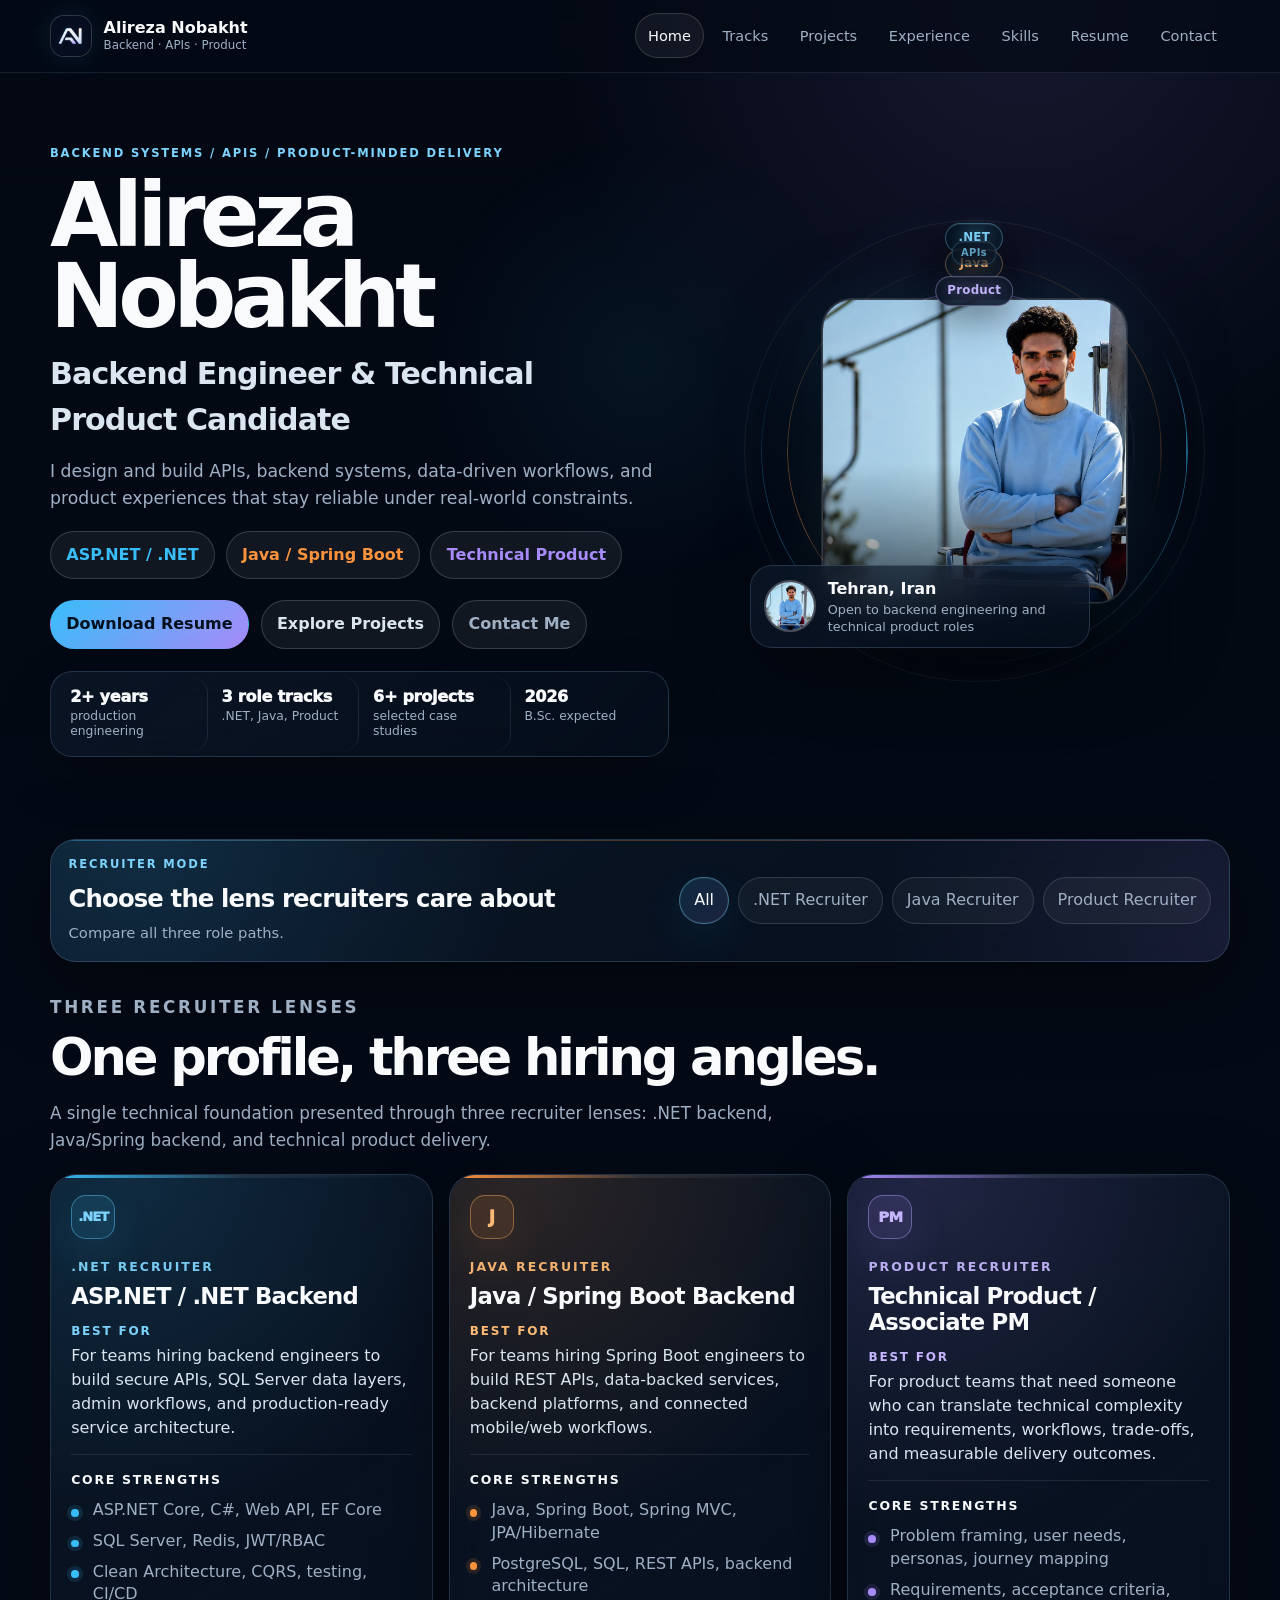
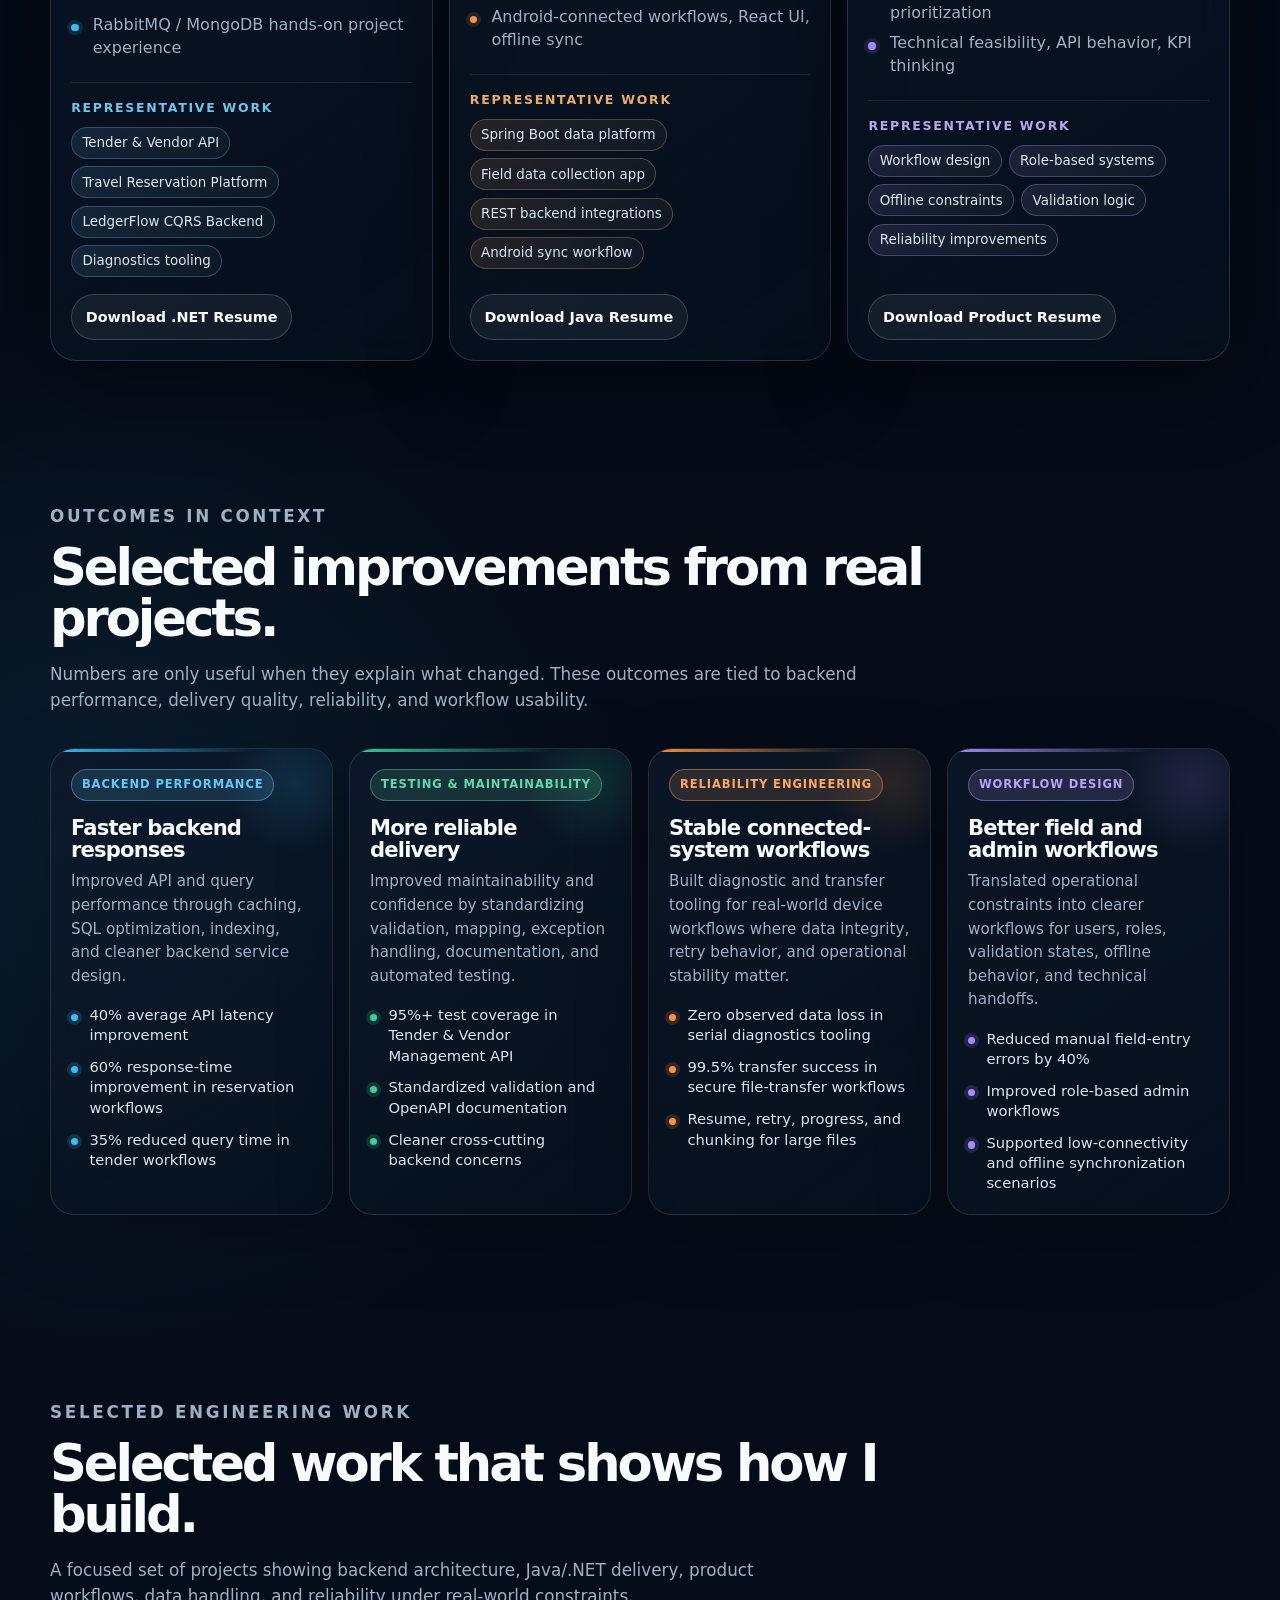
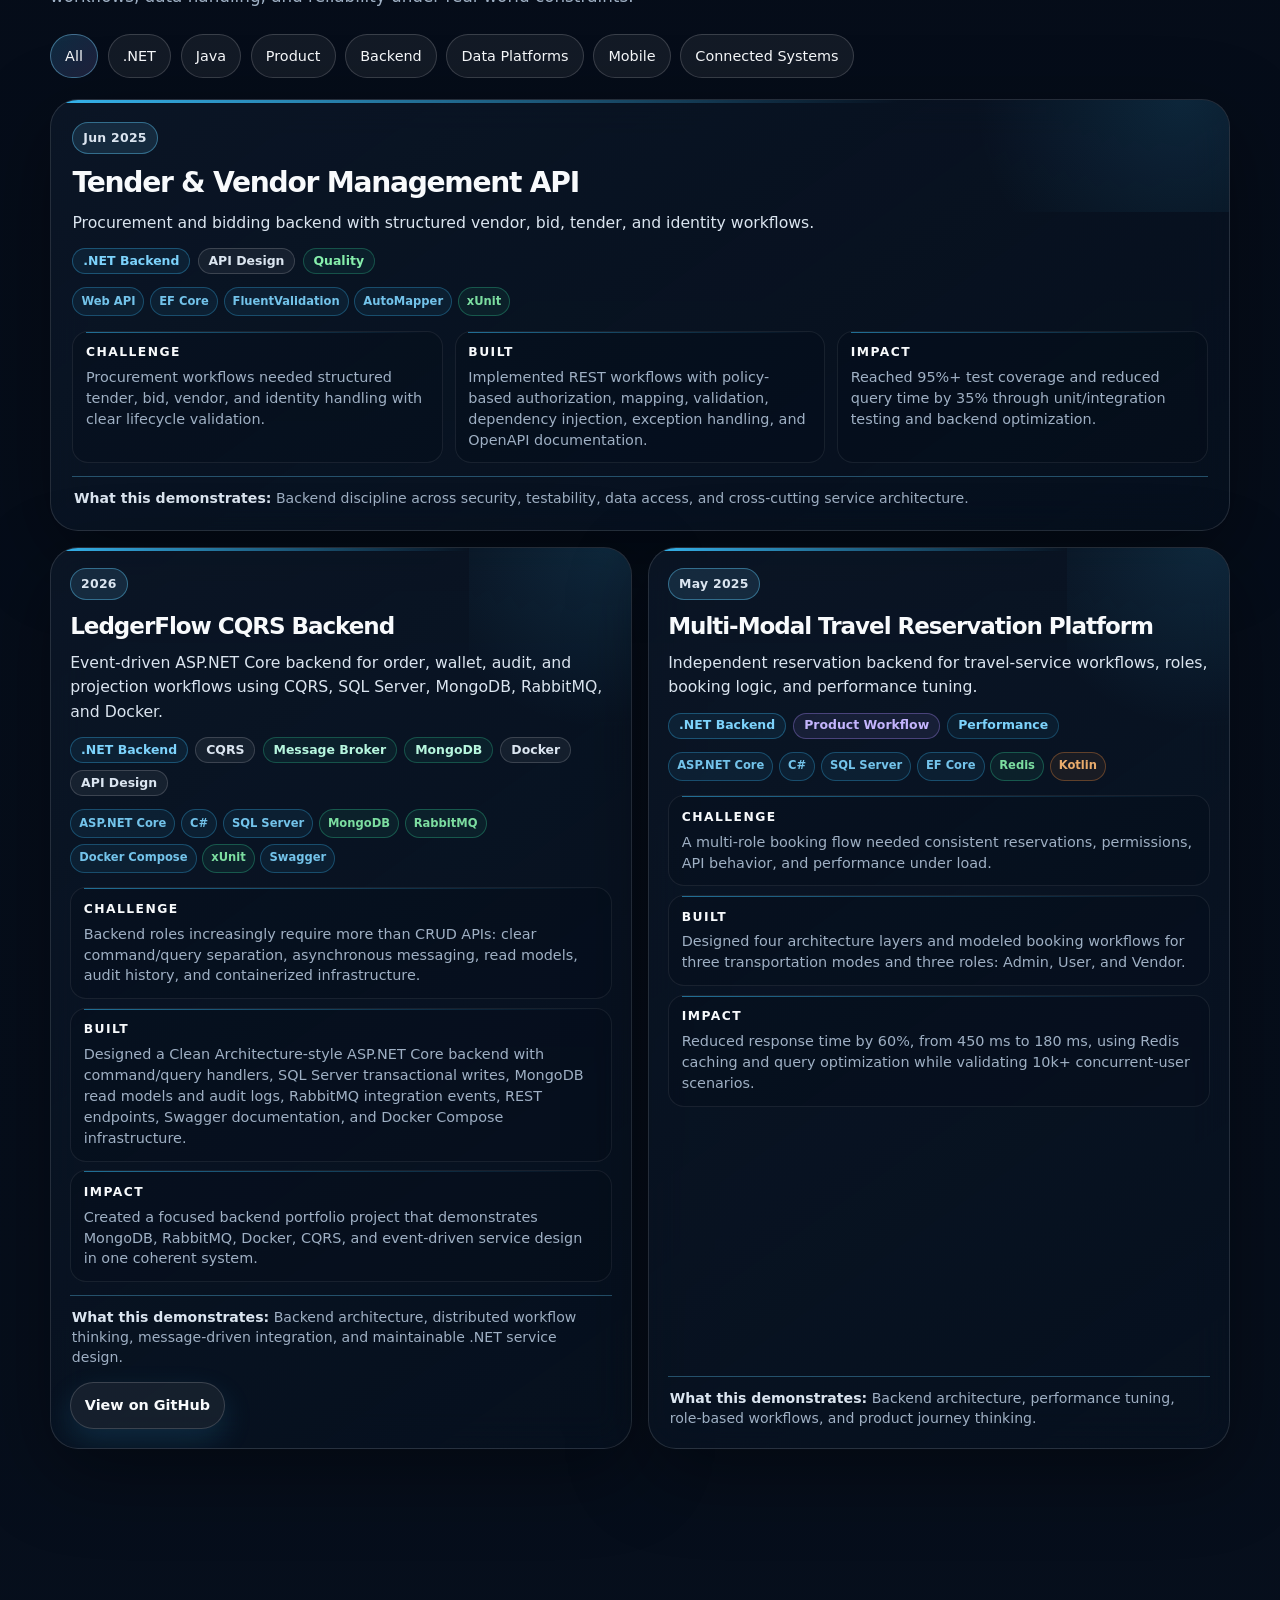
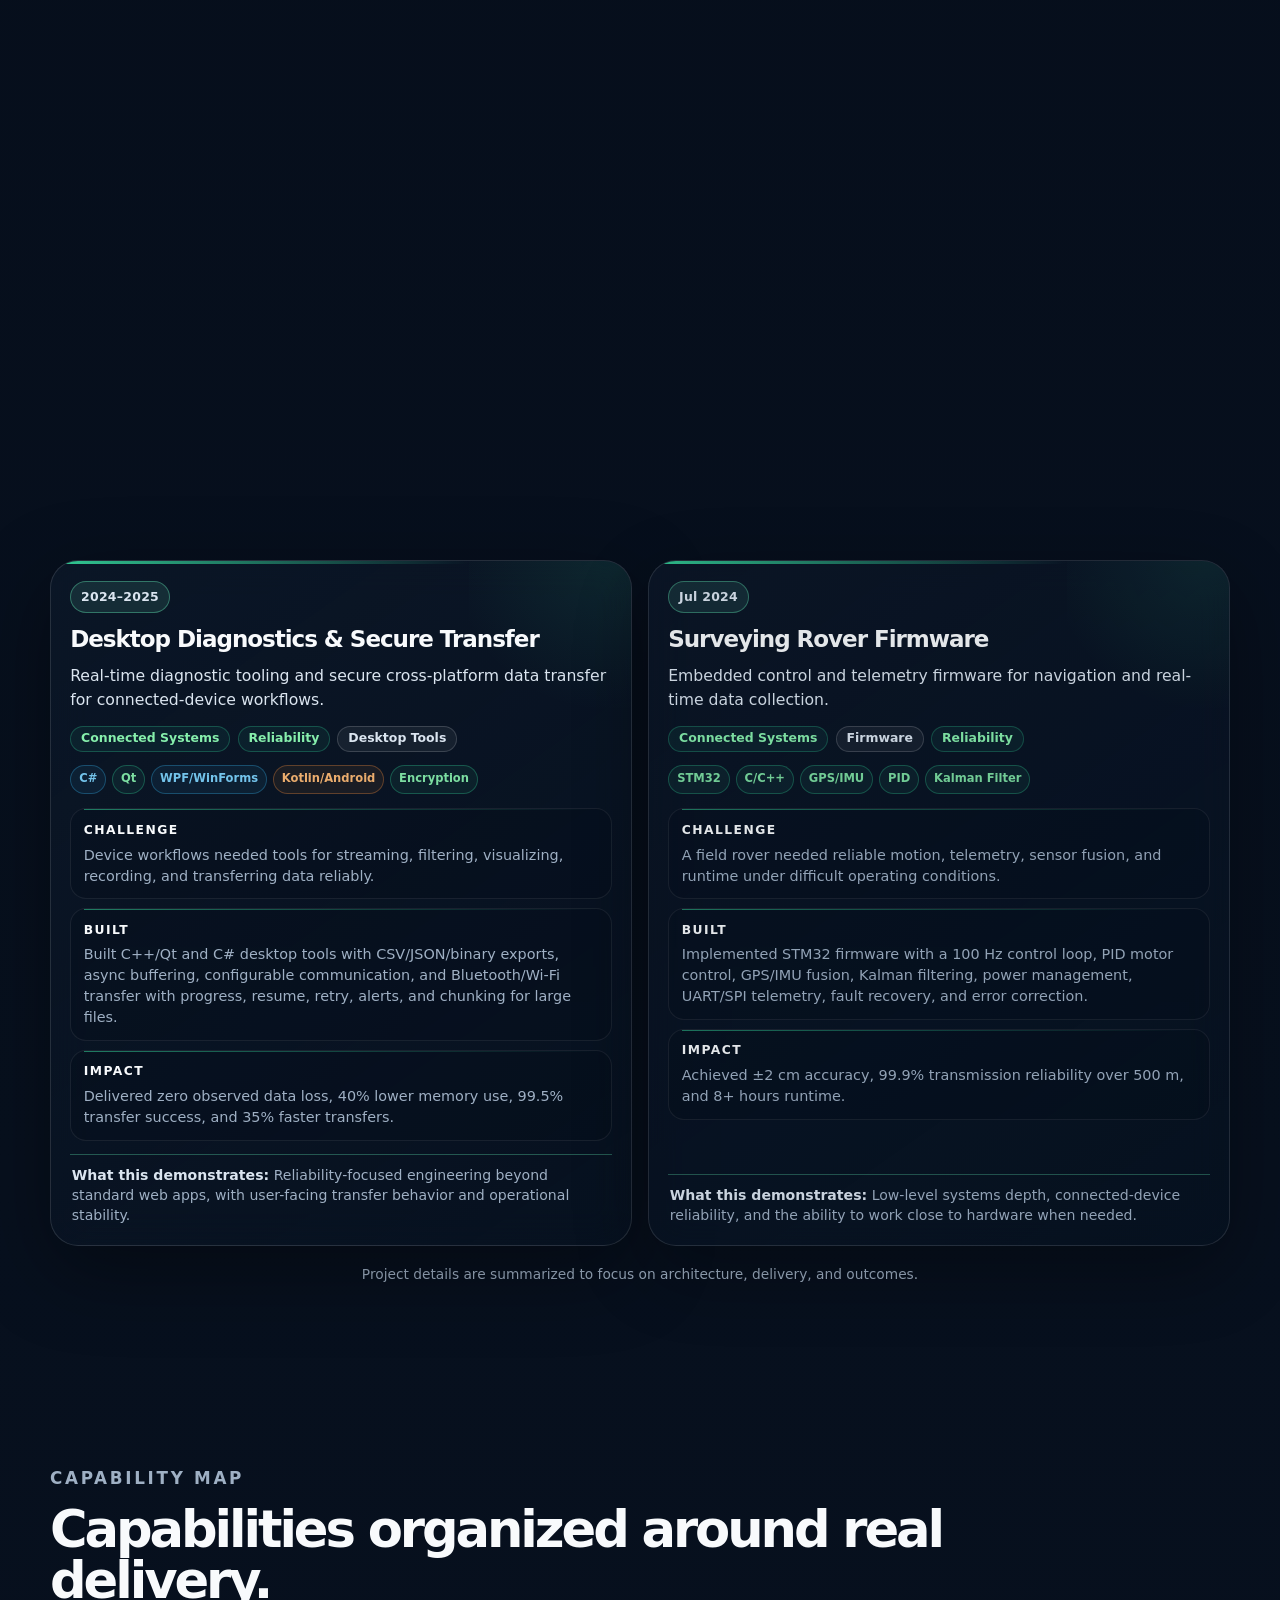
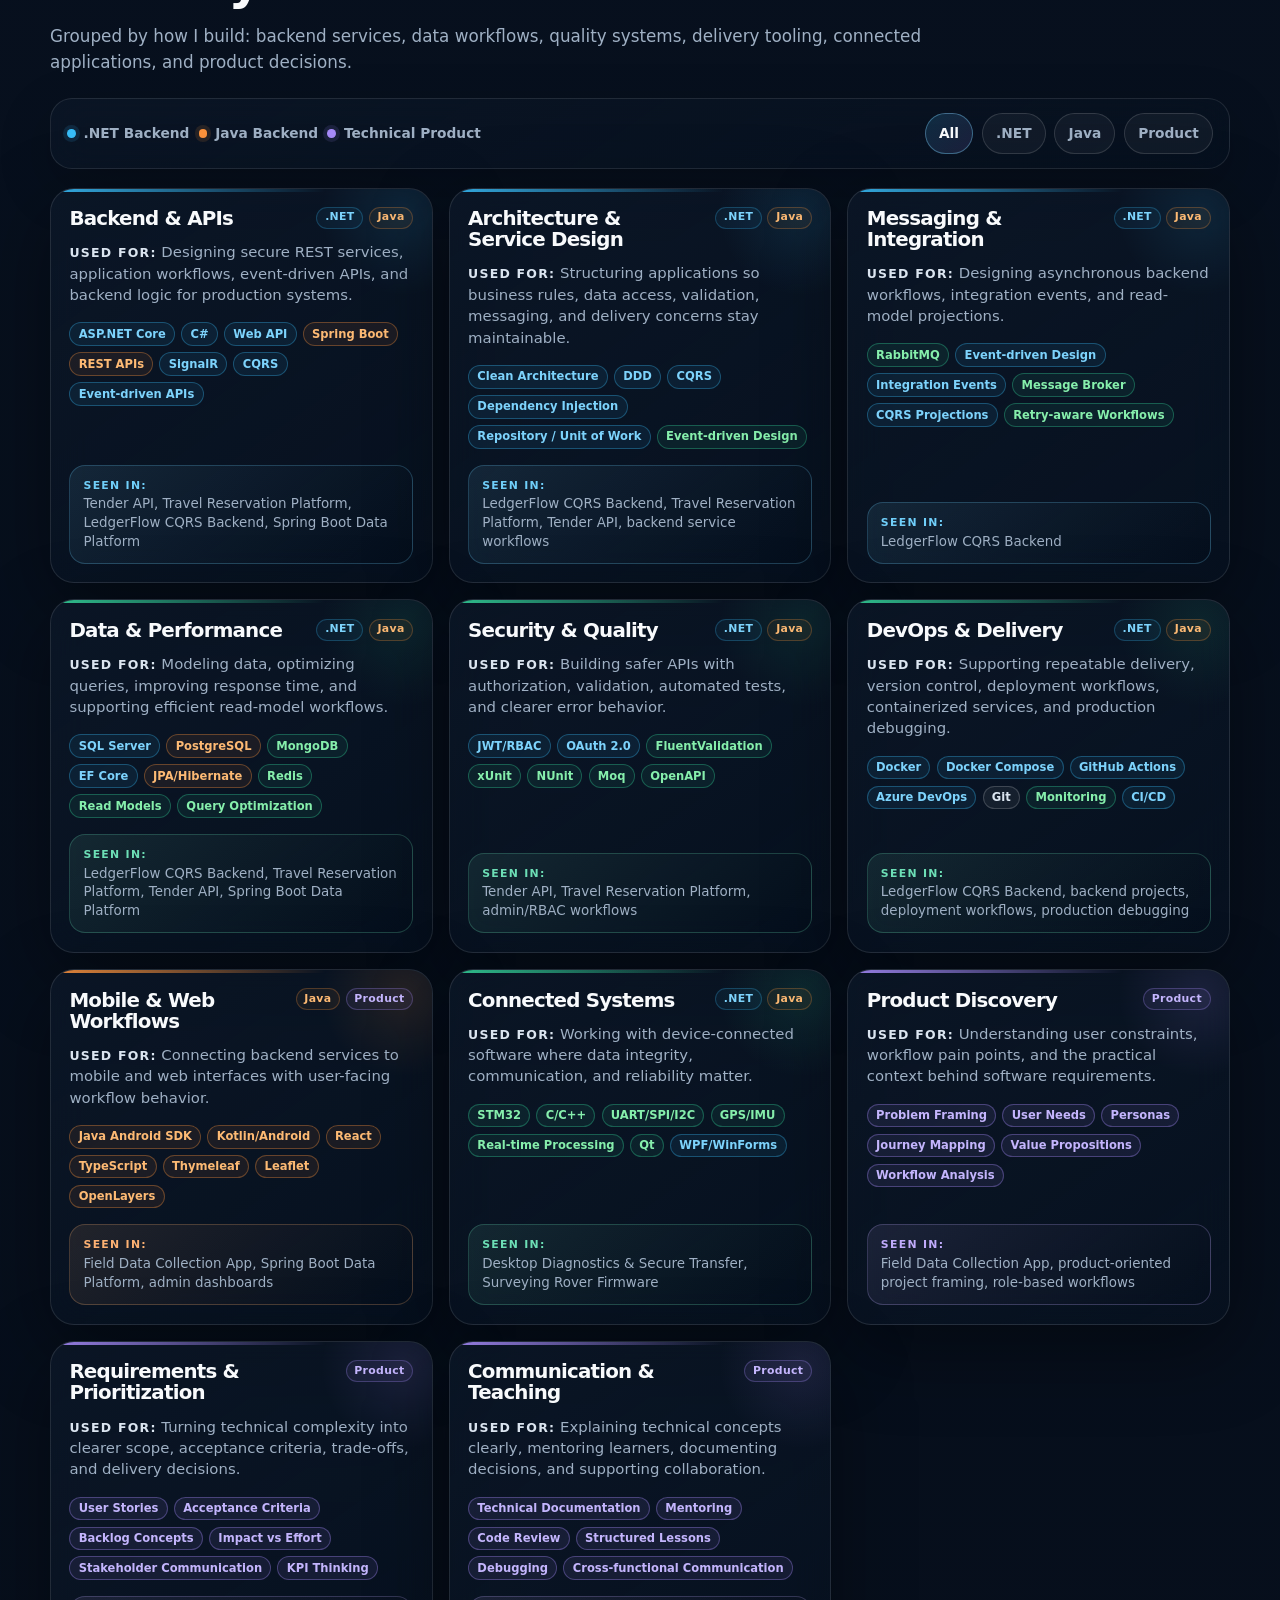
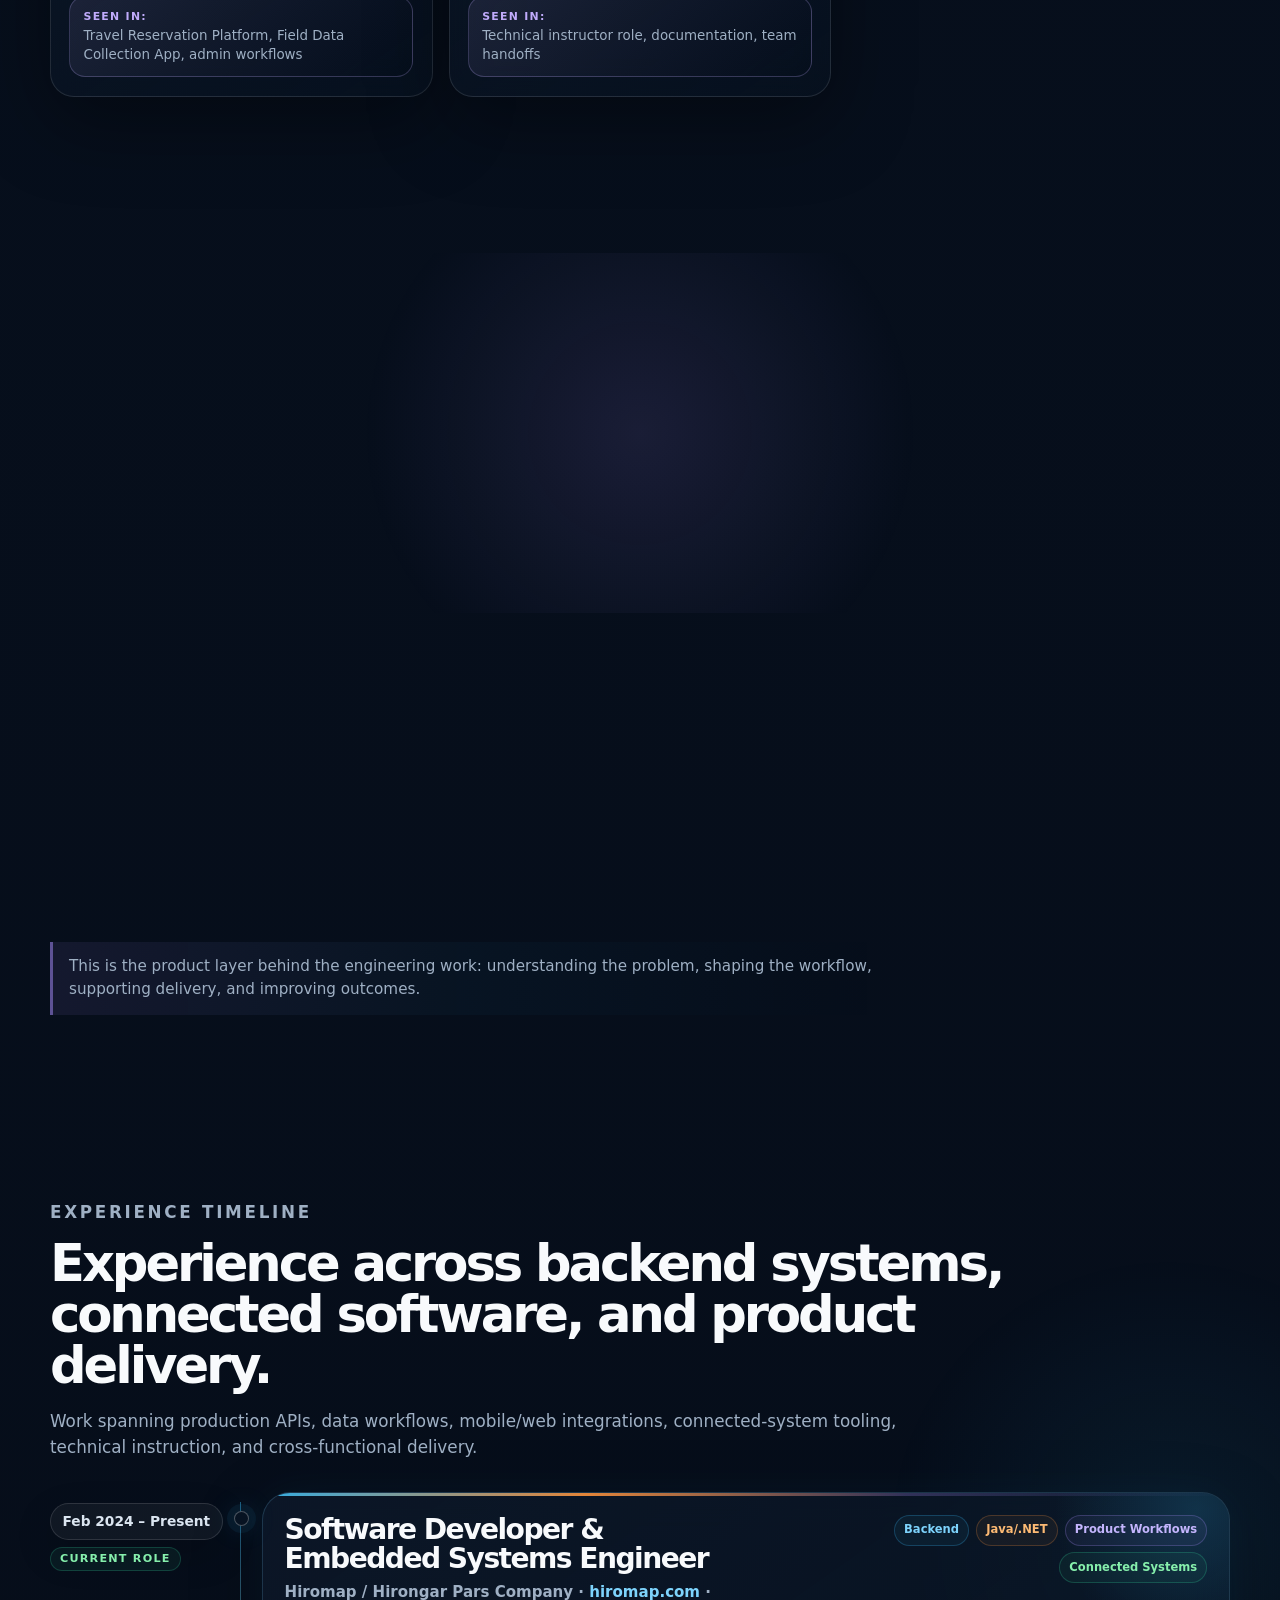
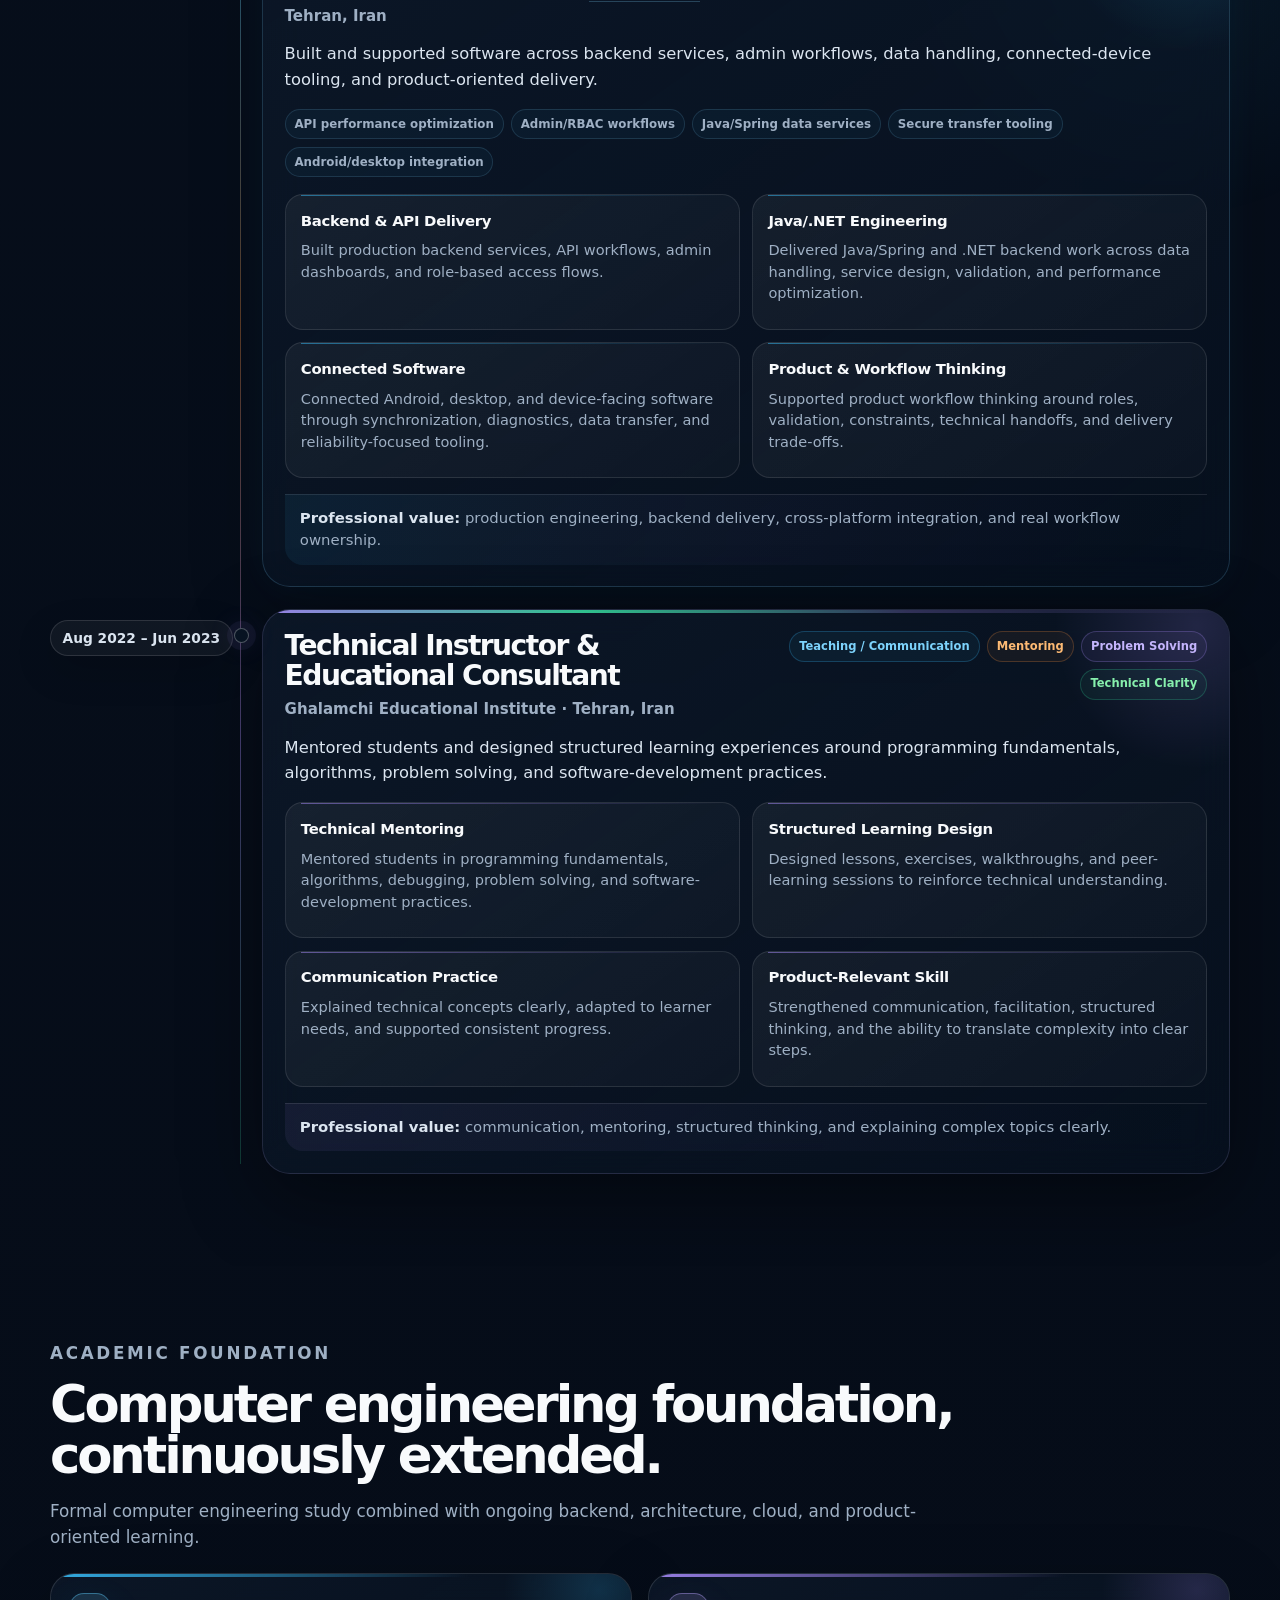
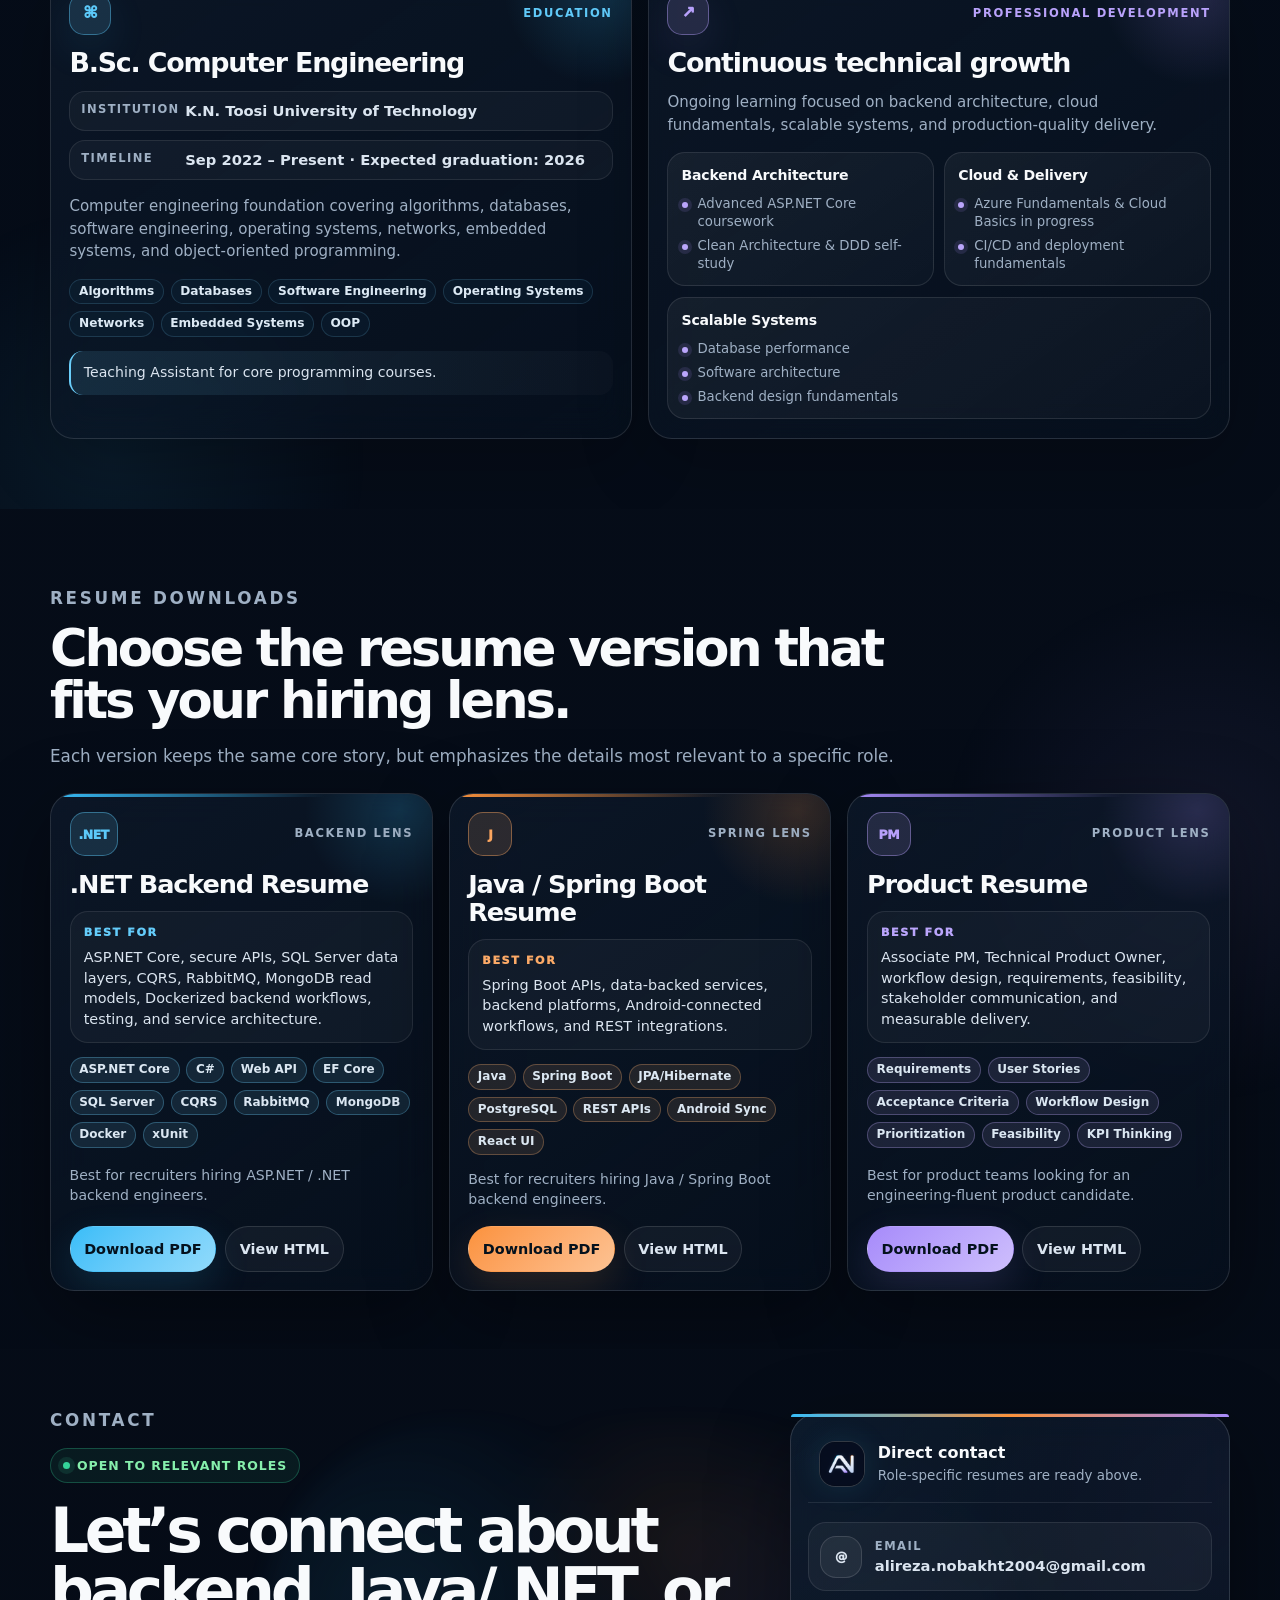
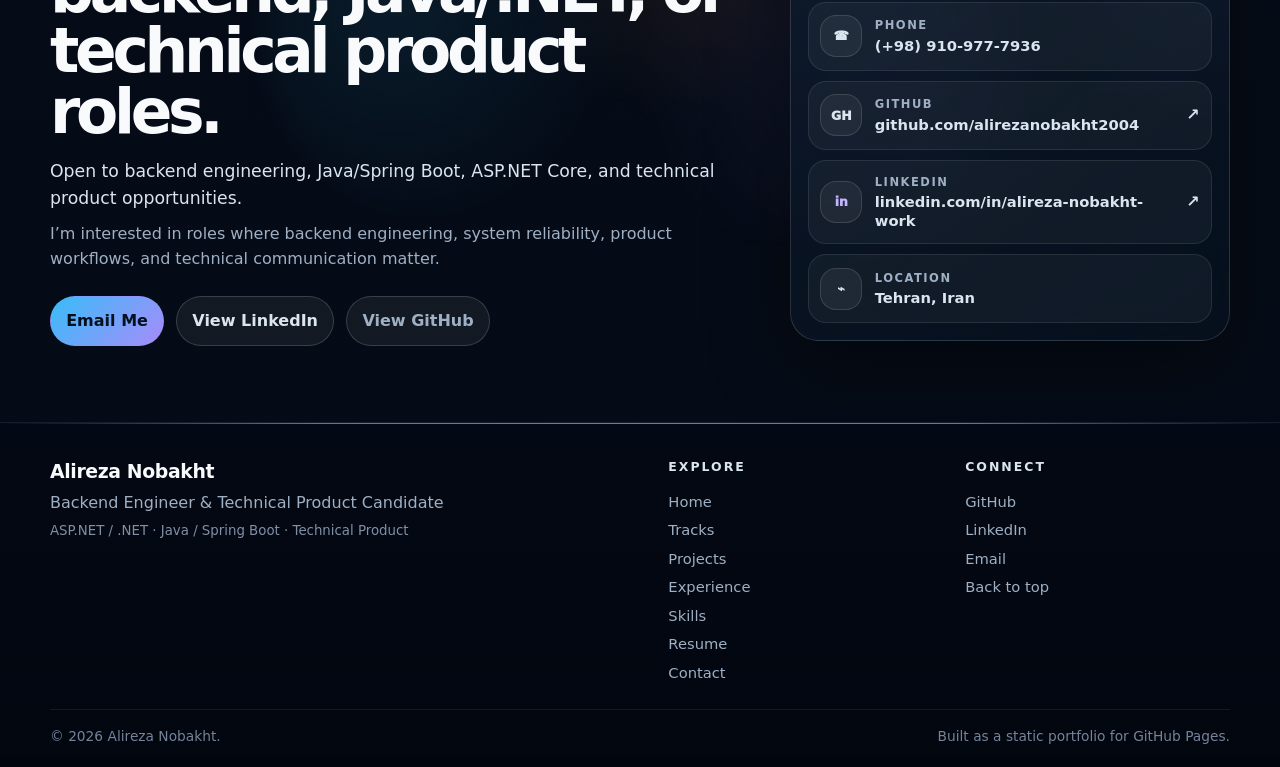
<file: index.html>
<!DOCTYPE html>

<html lang="en">
<head>
<meta charset="utf-8"/>
<meta content="width=device-width, initial-scale=1" name="viewport"/>
<title>Alireza Nobakht — Backend Engineer &amp; Technical Product Candidate</title>
<meta content="Alireza Nobakht — Backend Engineer and Technical Product Candidate specializing in ASP.NET Core, Java/Spring Boot, CQRS, SQL Server, MongoDB, RabbitMQ, Docker, backend systems, and technical product delivery." name="description"/>
<meta content="#07101e" name="theme-color"/>
<meta content="Alireza Nobakht — Backend Engineer &amp; Technical Product Candidate" property="og:title"/>
<meta content="ASP.NET Core, Java/Spring Boot, CQRS, SQL Server, MongoDB, RabbitMQ, Docker, backend APIs, and technical product delivery." property="og:description"/>
<meta content="website" property="og:type"/>
<meta content="assets/images/cropped_profile.png" property="og:image"/>
<meta content="summary_large_image" name="twitter:card"/>
<meta content="Alireza Nobakht — Backend Engineer &amp; Technical Product Candidate" name="twitter:title"/>
<meta content="ASP.NET Core, Java/Spring Boot, CQRS, SQL Server, MongoDB, RabbitMQ, Docker, backend APIs, and technical product delivery." name="twitter:description"/>
<meta content="assets/images/cropped_profile.png" name="twitter:image"/>
<link href="assets/icons/favicon-32.png" rel="icon" sizes="32x32" type="image/png"/>
<link href="assets/icons/favicon.png" rel="icon" sizes="512x512" type="image/png"/>
<link href="assets/icons/apple-touch-icon.png" rel="apple-touch-icon"/>
<link as="image" href="assets/images/cropped_profile.webp" rel="preload"/>
<link href="css/styles.css" rel="stylesheet"/>
</head>
<body data-mode="all">
<a class="skip-link" href="#main">Skip to content</a>
<div aria-hidden="true" class="site-glow"></div>
<header class="site-header" id="top">
<nav aria-label="Primary navigation" class="nav-shell">
<a aria-label="Alireza Nobakht home" class="brand" href="#home">
<span aria-hidden="true" class="brand-mark logo-mark"><img alt="" src="assets/icons/an-logo.png"/></span>
<span class="brand-copy"><strong>Alireza Nobakht</strong><small>Backend · APIs · Product</small></span>
</a>
<button aria-controls="nav-menu" aria-expanded="false" aria-label="Open menu" class="nav-toggle" type="button">
<span></span><span></span><span></span>
</button>
<div class="nav-menu" id="nav-menu">
<a href="#home">Home</a>
<a href="#tracks">Tracks</a>
<a href="#projects">Projects</a>
<a href="#experience">Experience</a>
<a href="#skills">Skills</a>
<a href="#resume">Resume</a>
<a href="#contact">Contact</a>
</div>
</nav>
</header>
<main id="main">
<section aria-labelledby="hero-title" class="hero section-observed" id="home">
<div class="hero-grid container">
<div class="hero-copy reveal">
<p class="eyebrow">BACKEND SYSTEMS / APIS / PRODUCT-MINDED DELIVERY</p>
<h1 id="hero-title">Alireza Nobakht</h1>
<p class="headline">Backend Engineer &amp; Technical Product Candidate</p>
<p class="hero-text">I design and build APIs, backend systems, data-driven workflows, and product experiences that stay reliable under real-world constraints.</p>
<div aria-label="Recruiter role lenses" class="role-chips">
<button class="role-chip dotnet" data-mode-button="dotnet" type="button">ASP.NET / .NET</button>
<button class="role-chip java" data-mode-button="java" type="button">Java / Spring Boot</button>
<button class="role-chip product" data-mode-button="product" type="button">Technical Product</button>
</div>
<div class="hero-actions">
<a class="btn primary" href="#resume">Download Resume</a>
<a class="btn ghost" href="#projects">Explore Projects</a>
<a class="btn subtle" href="mailto:alireza.nobakht2004@gmail.com">Contact Me</a>
</div>
<dl aria-label="Profile proof highlights" class="hero-stats">
<div><dt>2+ years</dt><dd>production engineering</dd></div>
<div><dt>3 role tracks</dt><dd>.NET, Java, Product</dd></div>
<div><dt>6+ projects</dt><dd>selected case studies</dd></div>
<div><dt>2026</dt><dd>B.Sc. expected</dd></div>
</dl>
</div>
<div aria-label="Alireza Nobakht portrait and role system" class="hero-visual reveal">
<div class="portrait-system portrait-system-premium">
<div aria-hidden="true" class="orbit-glow"></div>
<div aria-hidden="true" class="orbit-deco orbit-deco-one"></div>
<div aria-hidden="true" class="orbit-deco orbit-deco-two"></div>
<div aria-hidden="true" class="orbit-path orbit-path-dotnet"></div>
<div aria-hidden="true" class="orbit-path orbit-path-java"></div>
<div aria-hidden="true" class="orbit-path orbit-path-product"></div>
<div aria-hidden="true" class="orbit-label orbit-label-dotnet"><span>.NET</span></div>
<div aria-hidden="true" class="orbit-label orbit-label-java"><span>Java</span></div>
<div aria-hidden="true" class="orbit-label orbit-label-product"><span>Product</span></div>
<div aria-hidden="true" class="orbit-secondary orbit-secondary-api"><span class="orbit-particle orbit-particle-text">APIs</span></div>
<picture class="hero-photo">
<source srcset="assets/images/full_profile.webp" type="image/webp"/>
<img alt="Portrait of Alireza Nobakht" height="1200" src="assets/images/full_profile.png" width="1200"/>
</picture>
<div class="identity-card glass">
<img alt="Alireza Nobakht avatar" src="assets/images/cropped_profile.webp"/>
<div><strong>Tehran, Iran</strong><span>Open to backend engineering and technical product roles</span></div>
</div>
</div>
</div>
</div>
</section>
<section aria-labelledby="lens-title" class="lens-bar recruiter-mode-section">
<div class="container lens-inner glass recruiter-panel">
<div class="lens-copy">
<p class="eyebrow">Recruiter Mode</p>
<h2 id="lens-title">Choose the lens recruiters care about</h2>
<p class="mode-helper" data-mode-helper="">Compare all three role paths.</p>
</div>
<div aria-label="Select recruiter lens" class="mode-switch" role="group">
<button aria-pressed="true" class="is-active" data-mode-button="all" type="button">All</button>
<button aria-pressed="false" data-mode-button="dotnet" type="button">.NET Recruiter</button>
<button aria-pressed="false" data-mode-button="java" type="button">Java Recruiter</button>
<button aria-pressed="false" data-mode-button="product" type="button">Product Recruiter</button>
</div>
</div>
</section>
<section aria-labelledby="tracks-title" class="section section-observed tracks-section" id="tracks">
<div class="container">
<div class="section-heading reveal tracks-heading">
<p class="eyebrow">Three recruiter lenses</p>
<h2 id="tracks-title">One profile, three hiring angles.</h2>
<p>A single technical foundation presented through three recruiter lenses: .NET backend, Java/Spring backend, and technical product delivery.</p>
</div>
<div aria-label="Three recruiter hiring angles" class="track-grid recruiter-track-grid">
<article class="track-card glass accent-dotnet reveal" data-track="dotnet">
<div aria-hidden="true" class="track-icon">.NET</div>
<div class="track-top"><span>.NET RECRUITER</span><strong>ASP.NET / .NET Backend</strong></div>
<p class="track-fit"><strong>Best for</strong>For teams hiring backend engineers to build secure APIs, SQL Server data layers, admin workflows, and production-ready service architecture.</p>
<div class="track-block">
<h3>Core strengths</h3>
<ul class="check-list"><li>ASP.NET Core, C#, Web API, EF Core</li><li>SQL Server, Redis, JWT/RBAC</li><li>Clean Architecture, CQRS, testing, CI/CD</li><li>RabbitMQ / MongoDB hands-on project experience</li></ul>
</div>
<div aria-label="Representative work for .NET backend roles" class="track-work">
<h3>Representative work</h3>
<div class="work-pills"><span>Tender &amp; Vendor API</span><span>Travel Reservation Platform</span><span>LedgerFlow CQRS Backend</span><span>Diagnostics tooling</span></div>
</div>
<a class="btn small dotnet" download="alireza-nobakht-dotnet-backend-resume.pdf" href="./assets/resumes/alireza-nobakht-dotnet-backend-resume.pdf">Download .NET Resume</a>
</article>
<article class="track-card glass accent-java reveal" data-track="java">
<div aria-hidden="true" class="track-icon">J</div>
<div class="track-top"><span>JAVA RECRUITER</span><strong>Java / Spring Boot Backend</strong></div>
<p class="track-fit"><strong>Best for</strong>For teams hiring Spring Boot engineers to build REST APIs, data-backed services, backend platforms, and connected mobile/web workflows.</p>
<div class="track-block">
<h3>Core strengths</h3>
<ul class="check-list">
<li>Java, Spring Boot, Spring MVC, JPA/Hibernate</li>
<li>PostgreSQL, SQL, REST APIs, backend architecture</li>
<li>Android-connected workflows, React UI, offline sync</li>
</ul>
</div>
<div aria-label="Representative work for Java and Spring Boot roles" class="track-work">
<h3>Representative work</h3>
<div class="work-pills">
<span>Spring Boot data platform</span>
<span>Field data collection app</span>
<span>REST backend integrations</span>
<span>Android sync workflow</span>
</div>
</div>
<a class="btn small java" download="alireza-nobakht-java-spring-boot-backend-resume.pdf" href="./assets/resumes/alireza-nobakht-java-spring-boot-backend-resume.pdf">Download Java Resume</a>
</article>
<article class="track-card glass accent-product reveal" data-track="product">
<div aria-hidden="true" class="track-icon">PM</div>
<div class="track-top"><span>PRODUCT RECRUITER</span><strong>Technical Product / Associate PM</strong></div>
<p class="track-fit"><strong>Best for</strong>For product teams that need someone who can translate technical complexity into requirements, workflows, trade-offs, and measurable delivery outcomes.</p>
<div class="track-block">
<h3>Core strengths</h3>
<ul class="check-list">
<li>Problem framing, user needs, personas, journey mapping</li>
<li>Requirements, acceptance criteria, prioritization</li>
<li>Technical feasibility, API behavior, KPI thinking</li>
</ul>
</div>
<div aria-label="Representative work for technical product roles" class="track-work">
<h3>Representative work</h3>
<div class="work-pills">
<span>Workflow design</span>
<span>Role-based systems</span>
<span>Offline constraints</span>
<span>Validation logic</span>
<span>Reliability improvements</span>
</div>
</div>
<a class="btn small product" download="alireza-nobakht-technical-product-resume.pdf" href="./assets/resumes/alireza-nobakht-technical-product-resume.pdf">Download Product Resume</a>
</article>
</div>
</div>
</section>
<section aria-labelledby="outcomes-title" class="section outcomes-section">
<div class="container">
<div class="section-heading reveal outcomes-heading">
<p class="eyebrow">Outcomes in context</p>
<h2 id="outcomes-title">Selected improvements from real projects.</h2>
<p>Numbers are only useful when they explain what changed. These outcomes are tied to backend performance, delivery quality, reliability, and workflow usability.</p>
</div>
<div aria-label="Selected improvements grouped by software value" class="outcome-grid reveal">
<article class="outcome-card outcome-performance">
<span class="outcome-tag">Backend performance</span>
<h3>Faster backend responses</h3>
<p>Improved API and query performance through caching, SQL optimization, indexing, and cleaner backend service design.</p>
<ul>
<li>40% average API latency improvement</li>
<li>60% response-time improvement in reservation workflows</li>
<li>35% reduced query time in tender workflows</li>
</ul>
</article>
<article class="outcome-card outcome-quality">
<span class="outcome-tag">Testing &amp; maintainability</span>
<h3>More reliable delivery</h3>
<p>Improved maintainability and confidence by standardizing validation, mapping, exception handling, documentation, and automated testing.</p>
<ul>
<li>95%+ test coverage in Tender &amp; Vendor Management API</li>
<li>Standardized validation and OpenAPI documentation</li>
<li>Cleaner cross-cutting backend concerns</li>
</ul>
</article>
<article class="outcome-card outcome-reliability">
<span class="outcome-tag">Reliability engineering</span>
<h3>Stable connected-system workflows</h3>
<p>Built diagnostic and transfer tooling for real-world device workflows where data integrity, retry behavior, and operational stability matter.</p>
<ul>
<li>Zero observed data loss in serial diagnostics tooling</li>
<li>99.5% transfer success in secure file-transfer workflows</li>
<li>Resume, retry, progress, and chunking for large files</li>
</ul>
</article>
<article class="outcome-card outcome-product">
<span class="outcome-tag">Workflow design</span>
<h3>Better field and admin workflows</h3>
<p>Translated operational constraints into clearer workflows for users, roles, validation states, offline behavior, and technical handoffs.</p>
<ul>
<li>Reduced manual field-entry errors by 40%</li>
<li>Improved role-based admin workflows</li>
<li>Supported low-connectivity and offline synchronization scenarios</li>
</ul>
</article>
</div>
</div>
</section>
<section aria-labelledby="projects-title" class="section section-observed" id="projects">
<div class="container">
<div class="section-heading project-heading reveal">
<p class="eyebrow">SELECTED ENGINEERING WORK</p>
<h2 id="projects-title">Selected work that shows how I build.</h2>
<p>A focused set of projects showing backend architecture, Java/.NET delivery, product workflows, data handling, and reliability under real-world constraints.</p>
</div>
<div aria-label="Filter projects" class="filter-row project-filter-row reveal" role="group">
<button class="is-active" data-filter="all" type="button">All</button>
<button data-filter="dotnet" type="button">.NET</button>
<button data-filter="java" type="button">Java</button>
<button data-filter="product" type="button">Product</button>
<button data-filter="backend" type="button">Backend</button>
<button data-filter="data-platforms" type="button">Data Platforms</button>
<button data-filter="mobile" type="button">Mobile</button>
<button data-filter="connected-systems" type="button">Connected Systems</button>
</div>
<div class="project-grid project-grid-premium">
<article class="project-card project-card-premium glass featured accent-dotnet reveal" data-project-tags="dotnet backend quality">
<div class="project-meta premium-meta"><span class="project-date-pill">Jun 2025</span></div>
<h3>Tender &amp; Vendor Management API</h3>
<p class="project-line">Procurement and bidding backend with structured vendor, bid, tender, and identity workflows.</p>
<div aria-label="Role signals" class="role-signal-row"><span class="signal-chip dotnet">.NET Backend</span><span class="signal-chip">API Design</span><span class="signal-chip quality">Quality</span></div>
<div aria-label="Tech stack" class="tech-stack"><span class="tag dotnet">Web API</span><span class="tag dotnet">EF Core</span><span class="tag dotnet">FluentValidation</span><span class="tag dotnet">AutoMapper</span><span class="tag success">xUnit</span></div>
<div class="case-flow">
<div><b>Challenge</b><p>Procurement workflows needed structured tender, bid, vendor, and identity handling with clear lifecycle validation.</p></div>
<div><b>Built</b><p>Implemented REST workflows with policy-based authorization, mapping, validation, dependency injection, exception handling, and OpenAPI documentation.</p></div>
<div><b>Impact</b><p>Reached 95%+ test coverage and reduced query time by 35% through unit/integration testing and backend optimization.</p></div>
</div>
<p class="project-demonstrates"><strong>What this demonstrates:</strong> Backend discipline across security, testability, data access, and cross-cutting service architecture.</p>
</article><article class="project-card project-card-premium glass accent-dotnet reveal" data-project-tags="dotnet backend data-platforms">
<div class="project-meta premium-meta"><span class="project-date-pill">2026</span></div>
<h3>LedgerFlow CQRS Backend</h3>
<p class="project-line">Event-driven ASP.NET Core backend for order, wallet, audit, and projection workflows using CQRS, SQL Server, MongoDB, RabbitMQ, and Docker.</p>
<div aria-label="Role signals" class="role-signal-row"><span class="signal-chip dotnet">.NET Backend</span><span class="signal-chip">CQRS</span><span class="signal-chip data">Message Broker</span><span class="signal-chip data">MongoDB</span><span class="signal-chip">Docker</span><span class="signal-chip">API Design</span></div>
<div aria-label="Tech stack" class="tech-stack"><span class="tag dotnet">ASP.NET Core</span><span class="tag dotnet">C#</span><span class="tag dotnet">SQL Server</span><span class="tag success">MongoDB</span><span class="tag success">RabbitMQ</span><span class="tag dotnet">Docker Compose</span><span class="tag success">xUnit</span><span class="tag dotnet">Swagger</span></div>
<div class="case-flow">
<div><b>Challenge</b><p>Backend roles increasingly require more than CRUD APIs: clear command/query separation, asynchronous messaging, read models, audit history, and containerized infrastructure.</p></div>
<div><b>Built</b><p>Designed a Clean Architecture-style ASP.NET Core backend with command/query handlers, SQL Server transactional writes, MongoDB read models and audit logs, RabbitMQ integration events, REST endpoints, Swagger documentation, and Docker Compose infrastructure.</p></div>
<div><b>Impact</b><p>Created a focused backend portfolio project that demonstrates MongoDB, RabbitMQ, Docker, CQRS, and event-driven service design in one coherent system.</p></div>
</div>
<p class="project-demonstrates"><strong>What this demonstrates:</strong> Backend architecture, distributed workflow thinking, message-driven integration, and maintainable .NET service design.</p>
<div class="project-actions"><a class="btn small dotnet project-github" href="https://github.com/alirezanobakht2004/ledgerflow-cqrs-backend" rel="noopener" target="_blank">View on GitHub</a></div>
</article>
<article class="project-card project-card-premium glass accent-dotnet reveal" data-project-tags="dotnet backend product mobile">
<div class="project-meta premium-meta"><span class="project-date-pill">May 2025</span></div>
<h3>Multi-Modal Travel Reservation Platform</h3>
<p class="project-line">Independent reservation backend for travel-service workflows, roles, booking logic, and performance tuning.</p>
<div aria-label="Role signals" class="role-signal-row"><span class="signal-chip dotnet">.NET Backend</span><span class="signal-chip product">Product Workflow</span><span class="signal-chip performance">Performance</span></div>
<div aria-label="Tech stack" class="tech-stack"><span class="tag dotnet">ASP.NET Core</span><span class="tag dotnet">C#</span><span class="tag dotnet">SQL Server</span><span class="tag dotnet">EF Core</span><span class="tag success">Redis</span><span class="tag java">Kotlin</span></div>
<div class="case-flow">
<div><b>Challenge</b><p>A multi-role booking flow needed consistent reservations, permissions, API behavior, and performance under load.</p></div>
<div><b>Built</b><p>Designed four architecture layers and modeled booking workflows for three transportation modes and three roles: Admin, User, and Vendor.</p></div>
<div><b>Impact</b><p>Reduced response time by 60%, from 450 ms to 180 ms, using Redis caching and query optimization while validating 10k+ concurrent-user scenarios.</p></div>
</div>
<p class="project-demonstrates"><strong>What this demonstrates:</strong> Backend architecture, performance tuning, role-based workflows, and product journey thinking.</p>
</article>
<article class="project-card project-card-premium glass accent-java reveal" data-project-tags="java backend data-platforms product">
<div class="project-meta premium-meta"><span class="project-date-pill">Apr 2025</span></div>
<h3>Spring Boot Data Management Platform</h3>
<p class="project-line">Java/Spring backend for storing, processing, and visualizing structured field and location data.</p>
<div aria-label="Role signals" class="role-signal-row"><span class="signal-chip java">Java Backend</span><span class="signal-chip data">Data Platform</span><span class="signal-chip">Web UI</span></div>
<div aria-label="Tech stack" class="tech-stack"><span class="tag java">Java</span><span class="tag java">Spring Boot</span><span class="tag java">Hibernate ORM</span><span class="tag success">PostgreSQL/PostGIS</span><span class="tag java">REST</span><span class="tag java">React</span><span class="tag java">Leaflet/OpenLayers</span></div>
<div class="case-flow">
<div><b>Challenge</b><p>Field and location datasets needed a scalable way to store, retrieve, process, and visualize coordinates, measurements, and map layers.</p></div>
<div><b>Built</b><p>Built Spring Boot services for upload, retrieval, processing, and map rendering with Hibernate ORM, optimized spatial queries, React, Leaflet, and OpenLayers.</p></div>
<div><b>Impact</b><p>Created a foundation for efficient access to large datasets and clearer management of field information.</p></div>
</div>
<p class="project-demonstrates"><strong>What this demonstrates:</strong> Java backend depth across data modeling, REST services, query optimization, and usable workflow design.</p>
</article>
<article class="project-card project-card-premium glass accent-java reveal" data-project-tags="java mobile backend product">
<div class="project-meta premium-meta"><span class="project-date-pill">Jul 2024</span></div>
<h3>Field Data Collection App</h3>
<p class="project-line">Offline-capable mobile workflow for reliable data capture, validation, and synchronization.</p>
<div aria-label="Role signals" class="role-signal-row"><span class="signal-chip java">Java Mobile</span><span class="signal-chip">Backend Sync</span><span class="signal-chip product">Product Workflow</span></div>
<div aria-label="Tech stack" class="tech-stack"><span class="tag java">Java Android SDK</span><span class="tag java">Spring Boot</span><span class="tag dotnet">REST APIs</span><span class="tag success">GPS</span><span class="tag java">Offline Storage</span><span class="tag product">Validation</span></div>
<div class="case-flow">
<div><b>Challenge</b><p>Field users needed reliable capture of coordinates, notes, images, and observations in limited-connectivity environments.</p></div>
<div><b>Built</b><p>Implemented GPS tracking, local caching, secure REST synchronization, real-time validation, and coordinate-correction workflows.</p></div>
<div><b>Impact</b><p>Reduced manual field-entry errors by 40% and improved field-data reliability.</p></div>
</div>
<p class="project-demonstrates"><strong>What this demonstrates:</strong> User-constraint thinking, offline-first behavior, Android delivery, and backend synchronization.</p>
</article>
<article class="project-card project-card-premium glass accent-connected reveal" data-project-tags="dotnet java connected-systems mobile backend">
<div class="project-meta premium-meta"><span class="project-date-pill">2024–2025</span></div>
<h3>Desktop Diagnostics &amp; Secure Transfer</h3>
<p class="project-line">Real-time diagnostic tooling and secure cross-platform data transfer for connected-device workflows.</p>
<div aria-label="Role signals" class="role-signal-row"><span class="signal-chip connected">Connected Systems</span><span class="signal-chip quality">Reliability</span><span class="signal-chip">Desktop Tools</span></div>
<div aria-label="Tech stack" class="tech-stack"><span class="tag dotnet">C#</span><span class="tag success">Qt</span><span class="tag dotnet">WPF/WinForms</span><span class="tag java">Kotlin/Android</span><span class="tag success">Encryption</span></div>
<div class="case-flow">
<div><b>Challenge</b><p>Device workflows needed tools for streaming, filtering, visualizing, recording, and transferring data reliably.</p></div>
<div><b>Built</b><p>Built C++/Qt and C# desktop tools with CSV/JSON/binary exports, async buffering, configurable communication, and Bluetooth/Wi-Fi transfer with progress, resume, retry, alerts, and chunking for large files.</p></div>
<div><b>Impact</b><p>Delivered zero observed data loss, 40% lower memory use, 99.5% transfer success, and 35% faster transfers.</p></div>
</div>
<p class="project-demonstrates"><strong>What this demonstrates:</strong> Reliability-focused engineering beyond standard web apps, with user-facing transfer behavior and operational stability.</p>
</article>
<article class="project-card project-card-premium glass accent-connected supporting reveal" data-project-tags="connected-systems product">
<div class="project-meta premium-meta"><span class="project-date-pill">Jul 2024</span></div>
<h3>Surveying Rover Firmware</h3>
<p class="project-line">Embedded control and telemetry firmware for navigation and real-time data collection.</p>
<div aria-label="Role signals" class="role-signal-row"><span class="signal-chip connected">Connected Systems</span><span class="signal-chip">Firmware</span><span class="signal-chip quality">Reliability</span></div>
<div aria-label="Tech stack" class="tech-stack"><span class="tag success">STM32</span><span class="tag success">C/C++</span><span class="tag success">GPS/IMU</span><span class="tag success">PID</span><span class="tag success">Kalman Filter</span></div>
<div class="case-flow">
<div><b>Challenge</b><p>A field rover needed reliable motion, telemetry, sensor fusion, and runtime under difficult operating conditions.</p></div>
<div><b>Built</b><p>Implemented STM32 firmware with a 100 Hz control loop, PID motor control, GPS/IMU fusion, Kalman filtering, power management, UART/SPI telemetry, fault recovery, and error correction.</p></div>
<div><b>Impact</b><p>Achieved ±2 cm accuracy, 99.9% transmission reliability over 500 m, and 8+ hours runtime.</p></div>
</div>
<p class="project-demonstrates"><strong>What this demonstrates:</strong> Low-level systems depth, connected-device reliability, and the ability to work close to hardware when needed.</p>
</article>
</div>
<p class="project-confidential-note reveal">Project details are summarized to focus on architecture, delivery, and outcomes.</p>
</div>
</section>
<section aria-labelledby="skills-title" class="section section-observed skills-capability-section" id="skills">
<div class="container">
<div class="section-heading reveal capability-heading">
<p class="eyebrow">Capability map</p>
<h2 id="skills-title">Capabilities organized around real delivery.</h2>
<p>Grouped by how I build: backend services, data workflows, quality systems, delivery tooling, connected applications, and product decisions.</p>
</div>
<div aria-label="Skill track controls" class="capability-controls reveal">
<div aria-label="Capability track legend" class="capability-legend">
<span class="legend-item legend-dotnet"><span></span>.NET Backend</span>
<span class="legend-item legend-java"><span></span>Java Backend</span>
<span class="legend-item legend-product"><span></span>Technical Product</span>
</div>
<div aria-label="Filter capability map by role track" class="skill-filter-row" role="group">
<button aria-pressed="true" class="is-active" data-skill-filter="all" type="button">All</button>
<button aria-pressed="false" data-skill-filter="dotnet" type="button">.NET</button>
<button aria-pressed="false" data-skill-filter="java" type="button">Java</button>
<button aria-pressed="false" data-skill-filter="product" type="button">Product</button>
</div>
</div>
<div aria-label="Capability cards organized by delivery context" class="capability-map-v2 reveal">
<article class="capability-card glass capability-backend" data-skill-tags="dotnet java">
<div class="capability-card-top">
<h3>Backend &amp; APIs</h3>
<div aria-label="Supported tracks" class="track-markers"><span data-track="dotnet">.NET</span><span data-track="java">Java</span></div>
</div>
<p class="used-for"><strong>Used for:</strong> Designing secure REST services, application workflows, event-driven APIs, and backend logic for production systems.</p>
<div aria-label="Skills" class="capability-chips"><span class="tag dotnet">ASP.NET Core</span><span class="tag dotnet">C#</span><span class="tag dotnet">Web API</span><span class="tag java">Spring Boot</span><span class="tag java">REST APIs</span><span class="tag dotnet">SignalR</span><span class="tag dotnet">CQRS</span><span class="tag dotnet">Event-driven APIs</span></div>
<p class="seen-in"><strong>Seen in:</strong> Tender API, Travel Reservation Platform, LedgerFlow CQRS Backend, Spring Boot Data Platform</p>
</article>
<article class="capability-card glass capability-architecture" data-skill-tags="dotnet java">
<div class="capability-card-top">
<h3>Architecture &amp; Service Design</h3>
<div aria-label="Supported tracks" class="track-markers"><span data-track="dotnet">.NET</span><span data-track="java">Java</span></div>
</div>
<p class="used-for"><strong>Used for:</strong> Structuring applications so business rules, data access, validation, messaging, and delivery concerns stay maintainable.</p>
<div aria-label="Skills" class="capability-chips"><span class="tag dotnet">Clean Architecture</span><span class="tag dotnet">DDD</span><span class="tag dotnet">CQRS</span><span class="tag dotnet">Dependency Injection</span><span class="tag dotnet">Repository / Unit of Work</span><span class="tag success">Event-driven Design</span></div>
<p class="seen-in"><strong>Seen in:</strong> LedgerFlow CQRS Backend, Travel Reservation Platform, Tender API, backend service workflows</p>
</article><article class="capability-card glass capability-integration" data-skill-tags="dotnet java">
<div class="capability-card-top">
<h3>Messaging &amp; Integration</h3>
<div aria-label="Supported tracks" class="track-markers"><span data-track="dotnet">.NET</span><span data-track="java">Java</span></div>
</div>
<p class="used-for"><strong>Used for:</strong> Designing asynchronous backend workflows, integration events, and read-model projections.</p>
<div aria-label="Skills" class="capability-chips"><span class="tag success">RabbitMQ</span><span class="tag dotnet">Event-driven Design</span><span class="tag dotnet">Integration Events</span><span class="tag success">Message Broker</span><span class="tag dotnet">CQRS Projections</span><span class="tag success">Retry-aware Workflows</span></div>
<p class="seen-in"><strong>Seen in:</strong> LedgerFlow CQRS Backend</p>
</article>
<article class="capability-card glass capability-data" data-skill-tags="dotnet java">
<div class="capability-card-top">
<h3>Data &amp; Performance</h3>
<div aria-label="Supported tracks" class="track-markers"><span data-track="dotnet">.NET</span><span data-track="java">Java</span></div>
</div>
<p class="used-for"><strong>Used for:</strong> Modeling data, optimizing queries, improving response time, and supporting efficient read-model workflows.</p>
<div aria-label="Skills" class="capability-chips"><span class="tag dotnet">SQL Server</span><span class="tag java">PostgreSQL</span><span class="tag success">MongoDB</span><span class="tag dotnet">EF Core</span><span class="tag java">JPA/Hibernate</span><span class="tag success">Redis</span><span class="tag success">Read Models</span><span class="tag success">Query Optimization</span></div>
<p class="seen-in"><strong>Seen in:</strong> LedgerFlow CQRS Backend, Travel Reservation Platform, Tender API, Spring Boot Data Platform</p>
</article>
<article class="capability-card glass capability-quality" data-skill-tags="dotnet java">
<div class="capability-card-top">
<h3>Security &amp; Quality</h3>
<div aria-label="Supported tracks" class="track-markers"><span data-track="dotnet">.NET</span><span data-track="java">Java</span></div>
</div>
<p class="used-for"><strong>Used for:</strong> Building safer APIs with authorization, validation, automated tests, and clearer error behavior.</p>
<div aria-label="Skills" class="capability-chips"><span class="tag dotnet">JWT/RBAC</span><span class="tag dotnet">OAuth 2.0</span><span class="tag success">FluentValidation</span><span class="tag success">xUnit</span><span class="tag success">NUnit</span><span class="tag success">Moq</span><span class="tag success">OpenAPI</span></div>
<p class="seen-in"><strong>Seen in:</strong> Tender API, Travel Reservation Platform, admin/RBAC workflows</p>
</article>
<article class="capability-card glass capability-delivery" data-skill-tags="dotnet java">
<div class="capability-card-top">
<h3>DevOps &amp; Delivery</h3>
<div aria-label="Supported tracks" class="track-markers"><span data-track="dotnet">.NET</span><span data-track="java">Java</span></div>
</div>
<p class="used-for"><strong>Used for:</strong> Supporting repeatable delivery, version control, deployment workflows, containerized services, and production debugging.</p>
<div aria-label="Skills" class="capability-chips"><span class="tag dotnet">Docker</span><span class="tag dotnet">Docker Compose</span><span class="tag dotnet">GitHub Actions</span><span class="tag dotnet">Azure DevOps</span><span class="tag">Git</span><span class="tag success">Monitoring</span><span class="tag dotnet">CI/CD</span></div>
<p class="seen-in"><strong>Seen in:</strong> LedgerFlow CQRS Backend, backend projects, deployment workflows, production debugging</p>
</article>
<article class="capability-card glass capability-mobile" data-skill-tags="java product">
<div class="capability-card-top">
<h3>Mobile &amp; Web Workflows</h3>
<div aria-label="Supported tracks" class="track-markers"><span data-track="java">Java</span><span data-track="product">Product</span></div>
</div>
<p class="used-for"><strong>Used for:</strong> Connecting backend services to mobile and web interfaces with user-facing workflow behavior.</p>
<div aria-label="Skills" class="capability-chips"><span class="tag java">Java Android SDK</span><span class="tag java">Kotlin/Android</span><span class="tag java">React</span><span class="tag java">TypeScript</span><span class="tag java">Thymeleaf</span><span class="tag java">Leaflet</span><span class="tag java">OpenLayers</span></div>
<p class="seen-in"><strong>Seen in:</strong> Field Data Collection App, Spring Boot Data Platform, admin dashboards</p>
</article>
<article class="capability-card glass capability-connected" data-skill-tags="dotnet java">
<div class="capability-card-top">
<h3>Connected Systems</h3>
<div aria-label="Supported tracks" class="track-markers"><span data-track="dotnet">.NET</span><span data-track="java">Java</span></div>
</div>
<p class="used-for"><strong>Used for:</strong> Working with device-connected software where data integrity, communication, and reliability matter.</p>
<div aria-label="Skills" class="capability-chips"><span class="tag success">STM32</span><span class="tag success">C/C++</span><span class="tag success">UART/SPI/I2C</span><span class="tag success">GPS/IMU</span><span class="tag success">Real-time Processing</span><span class="tag success">Qt</span><span class="tag dotnet">WPF/WinForms</span></div>
<p class="seen-in"><strong>Seen in:</strong> Desktop Diagnostics &amp; Secure Transfer, Surveying Rover Firmware</p>
</article>
<article class="capability-card glass capability-product" data-skill-tags="product">
<div class="capability-card-top">
<h3>Product Discovery</h3>
<div aria-label="Supported tracks" class="track-markers"><span data-track="product">Product</span></div>
</div>
<p class="used-for"><strong>Used for:</strong> Understanding user constraints, workflow pain points, and the practical context behind software requirements.</p>
<div aria-label="Skills" class="capability-chips"><span class="tag product">Problem Framing</span><span class="tag product">User Needs</span><span class="tag product">Personas</span><span class="tag product">Journey Mapping</span><span class="tag product">Value Propositions</span><span class="tag product">Workflow Analysis</span></div>
<p class="seen-in"><strong>Seen in:</strong> Field Data Collection App, product-oriented project framing, role-based workflows</p>
</article>
<article class="capability-card glass capability-priority" data-skill-tags="product">
<div class="capability-card-top">
<h3>Requirements &amp; Prioritization</h3>
<div aria-label="Supported tracks" class="track-markers"><span data-track="product">Product</span></div>
</div>
<p class="used-for"><strong>Used for:</strong> Turning technical complexity into clearer scope, acceptance criteria, trade-offs, and delivery decisions.</p>
<div aria-label="Skills" class="capability-chips"><span class="tag product">User Stories</span><span class="tag product">Acceptance Criteria</span><span class="tag product">Backlog Concepts</span><span class="tag product">Impact vs Effort</span><span class="tag product">Stakeholder Communication</span><span class="tag product">KPI Thinking</span></div>
<p class="seen-in"><strong>Seen in:</strong> Travel Reservation Platform, Field Data Collection App, admin workflows</p>
</article>
<article class="capability-card glass capability-communication" data-skill-tags="product">
<div class="capability-card-top">
<h3>Communication &amp; Teaching</h3>
<div aria-label="Supported tracks" class="track-markers"><span data-track="product">Product</span></div>
</div>
<p class="used-for"><strong>Used for:</strong> Explaining technical concepts clearly, mentoring learners, documenting decisions, and supporting collaboration.</p>
<div aria-label="Skills" class="capability-chips"><span class="tag product">Technical Documentation</span><span class="tag product">Mentoring</span><span class="tag product">Code Review</span><span class="tag product">Structured Lessons</span><span class="tag product">Debugging</span><span class="tag product">Cross-functional Communication</span></div>
<p class="seen-in"><strong>Seen in:</strong> Technical instructor role, documentation, team handoffs</p>
</article>
</div>
</div>
</section>
<section aria-labelledby="product-thinking-title" class="section product-thinking">
<div class="container product-delivery">
<div class="product-thinking-header reveal">
<span class="section-badge product-badge">Engineering-fluent product thinking</span>
<p class="eyebrow">Product thinking from engineering delivery</p>
<h2 id="product-thinking-title">Product judgment shaped by building software.</h2>
<p>My product perspective comes from building systems where user workflows, API behavior, technical constraints, reliability, and delivery decisions all have to work together.</p>
</div>
<div aria-label="Product delivery thinking flow" class="product-flow reveal">
<article class="product-step step-understand">
<span class="step-number">01</span>
<div>
<p class="step-subtitle">Discovery inputs</p>
<h3>Understand</h3>
<p>Clarify users, workflow pain points, constraints, acceptance criteria, and the real context behind the request.</p>
</div>
<ul aria-label="Understand examples" class="step-examples">
<li>User needs</li>
<li>Workflow pain points</li>
<li>Acceptance criteria</li>
<li>Constraint mapping</li>
</ul>
</article>
<article class="product-step step-structure">
<span class="step-number">02</span>
<div>
<p class="step-subtitle">Workflow design</p>
<h3>Structure</h3>
<p>Turn complexity into roles, states, edge cases, API behavior, and clear product flows.</p>
</div>
<ul aria-label="Structure examples" class="step-examples">
<li>Journey mapping</li>
<li>Role behavior</li>
<li>State handling</li>
<li>Edge cases</li>
</ul>
</article>
<article class="product-step step-deliver">
<span class="step-number">03</span>
<div>
<p class="step-subtitle">Technical execution support</p>
<h3>Deliver</h3>
<p>Support implementation through feasibility thinking, dependency awareness, release risk, and cross-functional clarity.</p>
</div>
<ul aria-label="Deliver examples" class="step-examples">
<li>Technical scoping</li>
<li>API behavior</li>
<li>Dependency tracking</li>
<li>Release risk</li>
</ul>
</article>
<article class="product-step step-improve">
<span class="step-number">04</span>
<div>
<p class="step-subtitle">Outcome focus</p>
<h3>Improve</h3>
<p>Use performance, reliability, validation, and usability signals to improve how the product works in practice.</p>
</div>
<ul aria-label="Improve examples" class="step-examples">
<li>Performance</li>
<li>Reliability</li>
<li>Error reduction</li>
<li>Operational usability</li>
</ul>
</article>
</div>
<p class="product-flow-note reveal">This is the product layer behind the engineering work: understanding the problem, shaping the workflow, supporting delivery, and improving outcomes.</p>
</div>
</section>
<section aria-labelledby="experience-title" class="section section-observed experience-section" id="experience">
<div class="container">
<div class="section-heading reveal experience-heading">
<p class="eyebrow">Experience timeline</p>
<h2 id="experience-title">Experience across backend systems, connected software, and product delivery.</h2>
<p>Work spanning production APIs, data workflows, mobile/web integrations, connected-system tooling, technical instruction, and cross-functional delivery.</p>
</div>
<ol class="timeline experience-timeline premium-experience-timeline reveal">
<li class="experience-entry is-current">
<div class="time-marker experience-date">
<span>Feb 2024 – Present</span>
<em>Current role</em>
</div>
<article class="glass experience-card experience-card-primary" tabindex="0">
<div class="experience-card-top">
<div class="experience-title-block">
<h3>Software Developer &amp; Embedded Systems Engineer</h3>
<p class="company">Hiromap / Hirongar Pars Company · <a href="https://hiromap.com" rel="noopener" target="_blank">hiromap.com</a> · Tehran, Iran</p>
</div>
<div aria-label="Role relevance" class="experience-tags">
<span>Backend</span>
<span>Java/.NET</span>
<span>Product Workflows</span>
<span>Connected Systems</span>
</div>
</div>
<p class="experience-summary">Built and supported software across backend services, admin workflows, data handling, connected-device tooling, and product-oriented delivery.</p>
<div aria-label="Selected experience highlights" class="experience-highlights">
<span>API performance optimization</span>
<span>Admin/RBAC workflows</span>
<span>Java/Spring data services</span>
<span>Secure transfer tooling</span>
<span>Android/desktop integration</span>
</div>
<div class="experience-contribution-grid">
<section class="experience-contribution">
<h4>Backend &amp; API Delivery</h4>
<p>Built production backend services, API workflows, admin dashboards, and role-based access flows.</p>
</section>
<section class="experience-contribution">
<h4>Java/.NET Engineering</h4>
<p>Delivered Java/Spring and .NET backend work across data handling, service design, validation, and performance optimization.</p>
</section>
<section class="experience-contribution">
<h4>Connected Software</h4>
<p>Connected Android, desktop, and device-facing software through synchronization, diagnostics, data transfer, and reliability-focused tooling.</p>
</section>
<section class="experience-contribution">
<h4>Product &amp; Workflow Thinking</h4>
<p>Supported product workflow thinking around roles, validation, constraints, technical handoffs, and delivery trade-offs.</p>
</section>
</div>
<p class="experience-value"><strong>Professional value:</strong> production engineering, backend delivery, cross-platform integration, and real workflow ownership.</p>
</article>
</li>
<li class="experience-entry">
<div class="time-marker experience-date">
<span>Aug 2022 – Jun 2023</span>
</div>
<article class="glass experience-card teaching-card" tabindex="0">
<div class="experience-card-top">
<div class="experience-title-block">
<h3>Technical Instructor &amp; Educational Consultant</h3>
<p class="company">Ghalamchi Educational Institute · Tehran, Iran</p>
</div>
<div aria-label="Role relevance" class="experience-tags">
<span>Teaching / Communication</span>
<span>Mentoring</span>
<span>Problem Solving</span>
<span>Technical Clarity</span>
</div>
</div>
<p class="experience-summary">Mentored students and designed structured learning experiences around programming fundamentals, algorithms, problem solving, and software-development practices.</p>
<div class="experience-contribution-grid">
<section class="experience-contribution">
<h4>Technical Mentoring</h4>
<p>Mentored students in programming fundamentals, algorithms, debugging, problem solving, and software-development practices.</p>
</section>
<section class="experience-contribution">
<h4>Structured Learning Design</h4>
<p>Designed lessons, exercises, walkthroughs, and peer-learning sessions to reinforce technical understanding.</p>
</section>
<section class="experience-contribution">
<h4>Communication Practice</h4>
<p>Explained technical concepts clearly, adapted to learner needs, and supported consistent progress.</p>
</section>
<section class="experience-contribution">
<h4>Product-Relevant Skill</h4>
<p>Strengthened communication, facilitation, structured thinking, and the ability to translate complexity into clear steps.</p>
</section>
</div>
<p class="experience-value"><strong>Professional value:</strong> communication, mentoring, structured thinking, and explaining complex topics clearly.</p>
</article>
</li>
</ol>
</div>
</section>
<section aria-labelledby="education-title" class="section education-section">
<div class="container">
<div class="section-heading education-heading reveal">
<p class="eyebrow">Academic foundation</p>
<h2 id="education-title">Computer engineering foundation, continuously extended.</h2>
<p>Formal computer engineering study combined with ongoing backend, architecture, cloud, and product-oriented learning.</p>
</div>
<div class="credential-grid reveal">
<article class="credential-card education-card glass">
<div class="credential-card-head">
<span aria-hidden="true" class="credential-icon">⌘</span>
<span class="credential-label">Education</span>
</div>
<h3>B.Sc. Computer Engineering</h3>
<dl class="credential-meta">
<div><dt>Institution</dt><dd>K.N. Toosi University of Technology</dd></div>
<div><dt>Timeline</dt><dd>Sep 2022 – Present · Expected graduation: 2026</dd></div>
</dl>
<p class="credential-copy">Computer engineering foundation covering algorithms, databases, software engineering, operating systems, networks, embedded systems, and object-oriented programming.</p>
<div aria-label="Study areas" class="credential-chips">
<span>Algorithms</span><span>Databases</span><span>Software Engineering</span><span>Operating Systems</span><span>Networks</span><span>Embedded Systems</span><span>OOP</span>
</div>
<p class="credential-note">Teaching Assistant for core programming courses.</p>
</article>
<article class="credential-card development-card glass">
<div class="credential-card-head">
<span aria-hidden="true" class="credential-icon">↗</span>
<span class="credential-label">Professional development</span>
</div>
<h3>Continuous technical growth</h3>
<p class="credential-copy">Ongoing learning focused on backend architecture, cloud fundamentals, scalable systems, and production-quality delivery.</p>
<div aria-label="Learning areas" class="learning-grid">
<section class="learning-area">
<h4>Backend Architecture</h4>
<ul>
<li>Advanced ASP.NET Core coursework</li>
<li>Clean Architecture &amp; DDD self-study</li>
</ul>
</section>
<section class="learning-area">
<h4>Cloud &amp; Delivery</h4>
<ul>
<li>Azure Fundamentals &amp; Cloud Basics in progress</li>
<li>CI/CD and deployment fundamentals</li>
</ul>
</section>
<section class="learning-area learning-area-wide">
<h4>Scalable Systems</h4>
<ul>
<li>Database performance</li>
<li>Software architecture</li>
<li>Backend design fundamentals</li>
</ul>
</section>
</div>
</article>
</div>
</div>
</section>
<section aria-labelledby="resume-title" class="section section-observed resume-section" id="resume">
<div class="container">
<div class="section-heading resume-heading reveal">
<p class="eyebrow">Resume downloads</p>
<h2 id="resume-title">Choose the resume version that fits your hiring lens.</h2>
<p>Each version keeps the same core story, but emphasizes the details most relevant to a specific role.</p>
</div>
<div class="resume-grid resume-role-grid reveal">
<article class="resume-card resume-role-card glass accent-dotnet" data-resume-track="dotnet">
<div class="resume-card-top">
<span aria-hidden="true" class="resume-icon">.NET</span>
<span class="resume-lens">Backend lens</span>
</div>
<h3>.NET Backend Resume</h3>
<div class="resume-best-block">
<span>Best for</span>
<p>ASP.NET Core, secure APIs, SQL Server data layers, CQRS, RabbitMQ, MongoDB read models, Dockerized backend workflows, testing, and service architecture.</p>
</div>
<div aria-label=".NET resume focus areas" class="resume-focus-chips"><span>ASP.NET Core</span><span>C#</span><span>Web API</span><span>EF Core</span><span>SQL Server</span><span>CQRS</span><span>RabbitMQ</span><span>MongoDB</span><span>Docker</span><span>xUnit</span></div>
<p class="resume-fit-line">Best for recruiters hiring ASP.NET / .NET backend engineers.</p>
<div class="resume-actions"><a class="btn small dotnet" download="alireza-nobakht-dotnet-backend-resume.pdf" href="./assets/resumes/alireza-nobakht-dotnet-backend-resume.pdf">Download PDF</a><a class="btn small ghost" href="./assets/resumes/alireza-nobakht-dotnet-backend-resume.html">View HTML</a></div>
</article>
<article class="resume-card resume-role-card glass accent-java" data-resume-track="java">
<div class="resume-card-top">
<span aria-hidden="true" class="resume-icon">J</span>
<span class="resume-lens">Spring lens</span>
</div>
<h3>Java / Spring Boot Resume</h3>
<div class="resume-best-block">
<span>Best for</span>
<p>Spring Boot APIs, data-backed services, backend platforms, Android-connected workflows, and REST integrations.</p>
</div>
<div aria-label="Java resume focus areas" class="resume-focus-chips">
<span>Java</span><span>Spring Boot</span><span>JPA/Hibernate</span><span>PostgreSQL</span><span>REST APIs</span><span>Android Sync</span><span>React UI</span>
</div>
<p class="resume-fit-line">Best for recruiters hiring Java / Spring Boot backend engineers.</p>
<div class="resume-actions"><a class="btn small java" download="alireza-nobakht-java-spring-boot-backend-resume.pdf" href="./assets/resumes/alireza-nobakht-java-spring-boot-backend-resume.pdf">Download PDF</a><a class="btn small ghost" href="./assets/resumes/alireza-nobakht-java-spring-boot-backend-resume.html">View HTML</a></div>
</article>
<article class="resume-card resume-role-card glass accent-product" data-resume-track="product">
<div class="resume-card-top">
<span aria-hidden="true" class="resume-icon">PM</span>
<span class="resume-lens">Product lens</span>
</div>
<h3>Product Resume</h3>
<div class="resume-best-block">
<span>Best for</span>
<p>Associate PM, Technical Product Owner, workflow design, requirements, feasibility, stakeholder communication, and measurable delivery.</p>
</div>
<div aria-label="Product resume focus areas" class="resume-focus-chips">
<span>Requirements</span><span>User Stories</span><span>Acceptance Criteria</span><span>Workflow Design</span><span>Prioritization</span><span>Feasibility</span><span>KPI Thinking</span>
</div>
<p class="resume-fit-line">Best for product teams looking for an engineering-fluent product candidate.</p>
<div class="resume-actions"><a class="btn small product" download="alireza-nobakht-technical-product-resume.pdf" href="./assets/resumes/alireza-nobakht-technical-product-resume.pdf">Download PDF</a><a class="btn small ghost" href="./assets/resumes/alireza-nobakht-technical-product-resume.html">View HTML</a></div>
</article>
</div>
</div>
</section>
<section aria-labelledby="contact-title" class="section section-observed contact-section" id="contact">
<div class="container contact-wrap reveal">
<div class="contact-copy">
<p class="eyebrow">Contact</p>
<span class="availability-badge">Open to relevant roles</span>
<h2 id="contact-title">Let’s connect about backend, Java/.NET, or technical product roles.</h2>
<p class="contact-lead">Open to backend engineering, Java/Spring Boot, ASP.NET Core, and technical product opportunities.</p>
<p class="contact-note">I’m interested in roles where backend engineering, system reliability, product workflows, and technical communication matter.</p>
<div aria-label="Primary contact actions" class="contact-actions">
<a class="btn primary" href="mailto:alireza.nobakht2004@gmail.com">Email Me</a>
<a class="btn ghost" href="https://www.linkedin.com/in/alireza-nobakht-work" rel="noreferrer" target="_blank">View LinkedIn</a>
<a class="btn subtle" href="https://github.com/alirezanobakht2004" rel="noreferrer" target="_blank">View GitHub</a>
</div>
</div>
<aside aria-label="Contact methods" class="contact-card contact-methods glass">
<div class="contact-card-head">
<span aria-hidden="true" class="contact-card-icon logo-card-icon"><img alt="" src="assets/icons/an-logo.png"/></span>
<div>
<strong>Direct contact</strong>
<span>Role-specific resumes are ready above.</span>
</div>
</div>
<a class="contact-row" href="mailto:alireza.nobakht2004@gmail.com">
<span aria-hidden="true" class="contact-row-icon">@</span>
<span class="contact-row-text"><small>Email</small><strong>alireza.nobakht2004@gmail.com</strong></span>
</a>
<a class="contact-row" href="tel:+989109777936">
<span aria-hidden="true" class="contact-row-icon">☎</span>
<span class="contact-row-text"><small>Phone</small><strong>(+98) 910-977-7936</strong></span>
</a>
<a class="contact-row" href="https://github.com/alirezanobakht2004" rel="noreferrer" target="_blank">
<span aria-hidden="true" class="contact-row-icon">GH</span>
<span class="contact-row-text"><small>GitHub</small><strong>github.com/alirezanobakht2004</strong></span>
<span aria-hidden="true" class="external-mark">↗</span>
</a>
<a class="contact-row" href="https://www.linkedin.com/in/alireza-nobakht-work" rel="noreferrer" target="_blank">
<span aria-hidden="true" class="contact-row-icon">in</span>
<span class="contact-row-text"><small>LinkedIn</small><strong>linkedin.com/in/alireza-nobakht-work</strong></span>
<span aria-hidden="true" class="external-mark">↗</span>
</a>
<div class="contact-row is-static">
<span aria-hidden="true" class="contact-row-icon">⌁</span>
<span class="contact-row-text"><small>Location</small><strong>Tehran, Iran</strong></span>
</div>
</aside>
</div>
</section>
</main>
<footer class="site-footer">
<div aria-hidden="true" class="footer-gradient"></div>
<div class="container footer-grid">
<section aria-label="Portfolio identity" class="footer-brand">
<strong>Alireza Nobakht</strong>
<span>Backend Engineer &amp; Technical Product Candidate</span>
<small>ASP.NET / .NET · Java / Spring Boot · Technical Product</small>
<div aria-label="Primary footer contact actions" class="footer-mobile-ctas">
<a href="mailto:alireza.nobakht2004@gmail.com">Email Me</a>
<a href="https://github.com/alirezanobakht2004" rel="noreferrer" target="_blank">GitHub</a>
<a href="https://www.linkedin.com/in/alireza-nobakht-work" rel="noreferrer" target="_blank">LinkedIn</a>
</div>
</section>
<nav aria-label="Footer navigation" class="footer-column">
<h2>Explore</h2>
<a href="#home">Home</a>
<a href="#tracks">Tracks</a>
<a href="#projects">Projects</a>
<a href="#experience">Experience</a>
<a href="#skills">Skills</a>
<a href="#resume">Resume</a>
<a href="#contact">Contact</a>
</nav>
<nav aria-label="Footer contact links" class="footer-column">
<h2>Connect</h2>
<a href="https://github.com/alirezanobakht2004" rel="noreferrer" target="_blank">GitHub</a>
<a href="https://www.linkedin.com/in/alireza-nobakht-work" rel="noreferrer" target="_blank">LinkedIn</a>
<a href="mailto:alireza.nobakht2004@gmail.com">Email</a>
<a href="#home">Back to top</a>
</nav>
</div>
<div class="container footer-bottom">
<span>© <span id="current-year">2026</span> Alireza Nobakht.</span>
<span>Built as a static portfolio for GitHub Pages.</span>
</div>
</footer>
<script defer="" src="js/main.js"></script>
</body>
</html>
</file>
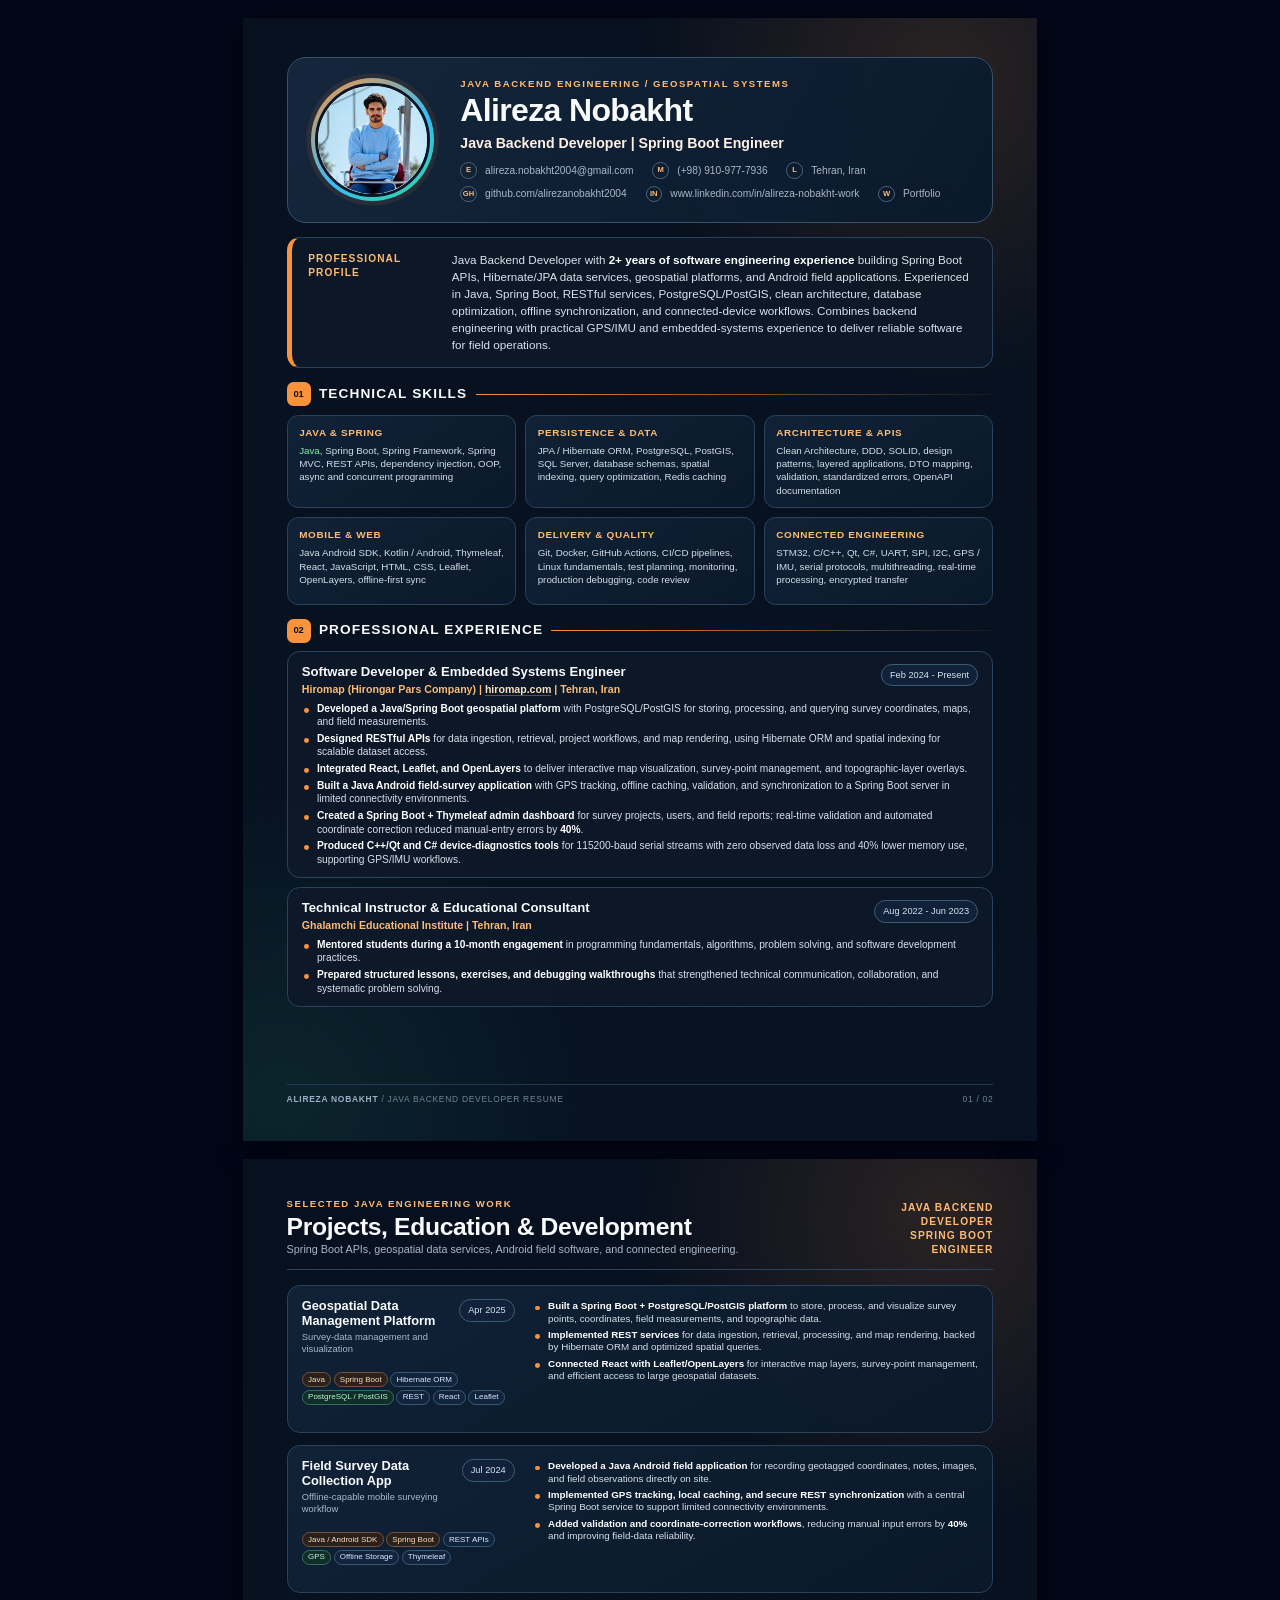
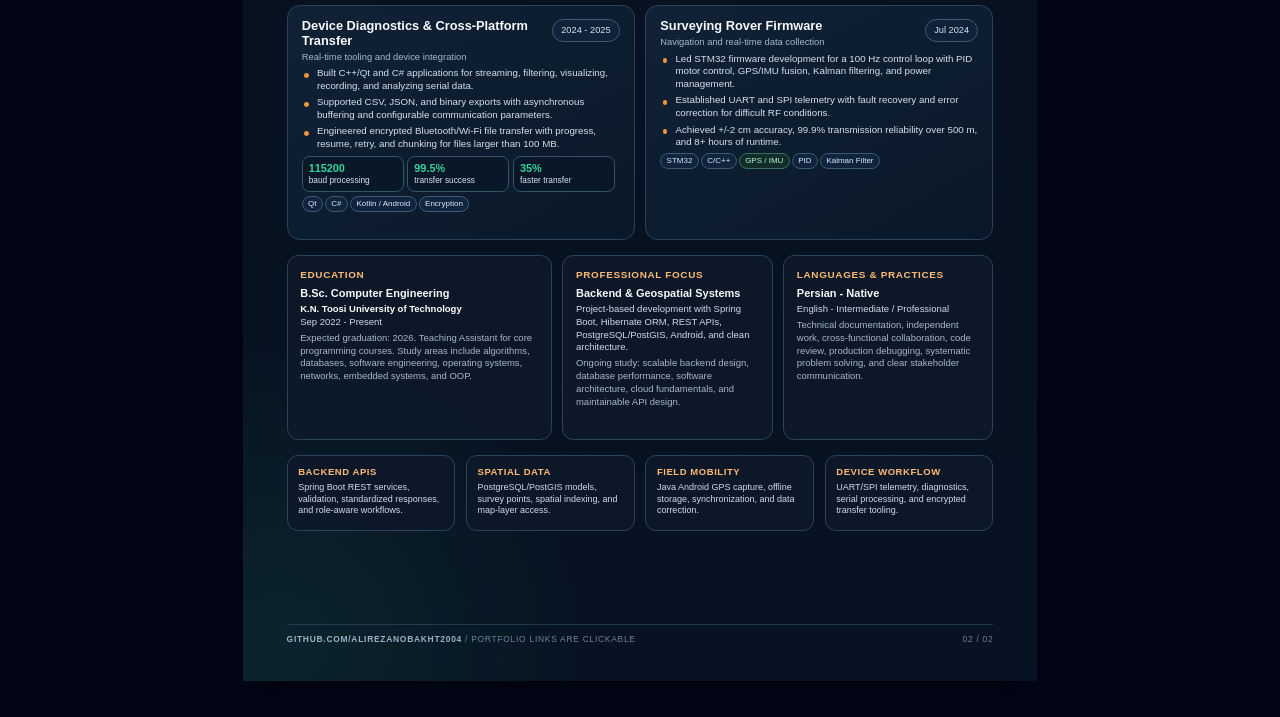
<file: assets/resumes/alireza-nobakht-java-spring-boot-backend-resume.html>
<!DOCTYPE html>
<html lang="en">
<head>
<meta charset="utf-8" />
<meta name="viewport" content="width=device-width, initial-scale=1" />
<title>Alireza Nobakht - Java Backend Developer | Spring Boot Engineer</title>
<style>
:root {
  --ink:#f8fafc; --muted:#a9b7c8; --soft:#d9e2ec; --bg:#07101e;
  --panel:#0d1929; --panel2:#112238; --line:#29435f;
  --orange:#fb923c; --orange2:#fdba74; --green:#34d399; --green2:#86efac;
}
* { box-sizing:border-box; }
html,body { margin:0; padding:0; background:#020617; }
body { font-family:"Segoe UI",Arial,Helvetica,sans-serif; color:var(--ink); font-size:9pt; line-height:1.36; -webkit-font-smoothing:antialiased; }
a { color:inherit; text-decoration:none; }
strong { color:#fff; font-weight:700; }
@page { size:A4; margin:0; }
.page {
  width:210mm; height:297mm; position:relative; overflow:hidden;
  padding:10.2mm 11.5mm 9.3mm; page-break-after:always;
  background:
    radial-gradient(circle at 88% 5%, rgba(251,146,60,.14), transparent 24%),
    radial-gradient(circle at 5% 96%, rgba(52,211,153,.09), transparent 23%),
    linear-gradient(180deg,#07101e 0%,#071322 100%);
}
.page:last-child { page-break-after:auto; }
.page:before { content:""; position:absolute; inset:0; opacity:.13; pointer-events:none;
  background-image:radial-gradient(rgba(253,186,116,.32) .5px,transparent .5px); background-size:8mm 8mm; }
.content { position:relative; z-index:1; height:277.5mm; min-height:277.5mm; display:flex; flex-direction:column; }
.hero { min-height:44mm; display:flex; align-items:center; gap:7mm; padding:5.1mm 6.2mm;
  border:1px solid #37526a; border-radius:5mm; background:linear-gradient(120deg,rgba(22,38,61,.97),rgba(9,25,43,.94)); }
.portrait-wrap { flex:0 0 32.5mm; width:32.5mm; height:32.5mm; border-radius:50%; padding:1.15mm;
  background:linear-gradient(145deg,var(--orange),#38bdf8 58%,var(--green)); box-shadow:0 0 0 1.2mm rgba(251,146,60,.09); }
.portrait { width:100%; height:100%; display:block; object-fit:cover; border-radius:50%; border:1mm solid #0b1729; }
.hero-main { min-width:0; flex:1; }
.eyebrow { color:var(--orange2); font-size:7.2pt; font-weight:800; letter-spacing:1.5px; text-transform:uppercase; margin-bottom:1mm; }
h1 { margin:0; font-size:24pt; line-height:1; letter-spacing:-.65px; }
.role { margin:2mm 0 2.5mm; color:#fff1e6; font-size:10.6pt; font-weight:650; }
.contact-row { display:flex; flex-wrap:wrap; gap:1.8mm 5mm; color:var(--muted); font-size:7.65pt; }
.contact { display:flex; align-items:center; gap:2.2mm; white-space:nowrap; }
.contact-badge { flex:0 0 4.35mm; width:4.35mm; height:4.35mm; display:flex; align-items:center; justify-content:center;
  border:1px solid #496378; border-radius:50%; color:var(--orange2); font-size:5.7pt; font-weight:800; }
.summary { margin-top:3.8mm; padding:3.65mm 4.4mm; display:flex; gap:5mm; align-items:flex-start;
  background:rgba(13,25,41,.9); border:1px solid var(--line); border-left:1.4mm solid var(--orange); border-radius:3.5mm; }
.summary-label { flex:0 0 33mm; color:var(--orange2); font-size:7.6pt; letter-spacing:1.1px; text-transform:uppercase; font-weight:800; }
.summary p { margin:0; color:var(--soft); font-size:8.75pt; line-height:1.45; }
.section { margin-top:3.7mm; }
.section-head { display:flex; align-items:center; gap:2.2mm; margin-bottom:2.25mm; }
.section-head h2 { margin:0; font-size:10.25pt; letter-spacing:1.08px; text-transform:uppercase; white-space:nowrap; }
.section-head:after { content:""; height:.35mm; flex:1; background:linear-gradient(90deg,var(--orange),rgba(251,146,60,.05)); }
.section-index { width:6.35mm; height:6.35mm; flex:0 0 6.35mm; display:flex; align-items:center; justify-content:center;
  border-radius:1.7mm; color:#07101f; background:var(--orange); font-size:7pt; font-weight:850; }
.skills-grid { display:flex; flex-wrap:wrap; gap:2.35mm; }
.skill-card { width:calc((100% - 4.7mm)/3); min-height:23.2mm; padding:2.75mm 3.05mm;
  border:1px solid var(--line); border-radius:3mm; background:linear-gradient(145deg,rgba(17,34,56,.97),rgba(10,25,42,.97)); }
.skill-card h3 { margin:0 0 1.2mm; color:var(--orange2); font-size:7.45pt; text-transform:uppercase; letter-spacing:.65px; }
.skill-card p { margin:0; color:#d4dee9; font-size:7.35pt; line-height:1.34; }
.accent { color:var(--green2); }
.experience-card { padding:3.15mm 3.75mm 2.85mm; margin-bottom:2.5mm; border:1px solid var(--line); border-radius:3.3mm; background:rgba(13,25,41,.93); }
.job-head { display:flex; justify-content:space-between; gap:4mm; align-items:flex-start; margin-bottom:1.55mm; }
.job-title { font-size:9.85pt; font-weight:730; line-height:1.17; }
.company { color:var(--orange2); font-size:7.95pt; font-weight:650; margin-top:.65mm; }
.company-link { color:#ffe0c2; border-bottom:.25mm solid rgba(253,186,116,.35); }
.date-pill,.project-date { flex:0 0 auto; color:#d8e3ec; border:1px solid #3d5c74; border-radius:99px; padding:1.05mm 2.15mm; font-size:6.95pt; white-space:nowrap; background:#102139; }
ul.clean { margin:0; padding:0; list-style:none; }
ul.clean li { position:relative; margin:0 0 .95mm; padding-left:4mm; color:#d7e0ea; font-size:7.66pt; line-height:1.30; }
ul.clean li:last-child { margin-bottom:0; }
ul.clean li:before { content:""; position:absolute; left:.6mm; top:1.5mm; width:1.3mm; height:1.3mm; border-radius:50%; background:var(--orange); }
.footer { position:absolute; left:0; right:0; bottom:0; padding-top:2.4mm; border-top:1px solid rgba(41,67,95,.75); display:flex; justify-content:space-between; color:#718399; font-size:6.35pt; letter-spacing:.72px; text-transform:uppercase; }
.footer strong { color:#9cb0c5; }

/* Page two - flex-only layout for reliable browser and PDF rendering. */
.page-two-title { display:flex; justify-content:space-between; align-items:flex-end; gap:8mm; padding-bottom:3.2mm; border-bottom:1px solid var(--line); }
.page-two-title h2 { margin:0; font-size:18.5pt; line-height:1.05; letter-spacing:-.35px; }
.page-two-title p { margin:.7mm 0 0; color:var(--muted); font-size:8.1pt; }
.page-mark { flex:0 0 38mm; color:var(--orange2); font-size:7.7pt; letter-spacing:1.05px; text-transform:uppercase; font-weight:800; text-align:right; }
.projects { margin-top:4mm; display:flex; flex-direction:column; gap:3.35mm; }
.project { border:1px solid var(--line); border-radius:3.4mm; background:linear-gradient(150deg,rgba(17,34,56,.97),rgba(10,24,41,.97)); overflow:hidden; }
.project-wide { min-height:39mm; padding:3.45mm 3.75mm 2.6mm; display:flex; gap:4.8mm; align-items:stretch; }
.project-side { flex:0 0 31.5%; min-width:0; display:flex; flex-direction:column; }
.project-body { flex:1; min-width:0; padding-top:.15mm; }
.project-top { display:flex; justify-content:space-between; align-items:flex-start; gap:2.4mm; margin-bottom:1.25mm; }
.project h3 { margin:0; font-size:9.6pt; line-height:1.14; }
.project-sub { color:var(--muted); font-size:7.05pt; line-height:1.25; margin-top:.7mm; }
.project-body ul.clean li { font-size:7.35pt; line-height:1.29; margin-bottom:.95mm; }
.tech { display:block; margin-top:2mm; padding-top:1.4mm; line-height:1; }
.tag { display:inline-block; vertical-align:top; border:1px solid #395a70; background:#10243d; color:#dbeafe; border-radius:99px; padding:.7mm 1.4mm; margin:0 .6mm .6mm 0; font-size:6pt; line-height:1; white-space:nowrap; }
.tag.java { color:#ffddb8; border-color:#72543e; background:#2b211c; }
.tag.green { color:#bbf7d0; border-color:#376f61; background:#102d2a; }
.project-pair { display:flex; gap:2.7mm; align-items:stretch; }
.project-half { flex:1; min-width:0; min-height:62mm; padding:3.35mm 3.75mm 3.05mm; display:block; }
.project-half .project-top { margin-bottom:1.2mm; }
.project-half ul.clean li { font-size:7.32pt; line-height:1.30; margin-bottom:1mm; }
.impact-strip { display:block; white-space:nowrap; margin-top:1.5mm; padding-top:0; }
.impact-item { display:inline-block; width:32%; margin-right:1.25%; vertical-align:top; white-space:normal; padding:1.45mm 1.55mm; border:1px solid #34546a; border-radius:2mm; background:rgba(7,20,36,.62); color:#d4e4f1; font-size:6.25pt; line-height:1.2; }
.impact-item:last-child { margin-right:0; }
.impact-item b { display:block; color:var(--green); font-size:8.15pt; line-height:1; margin-bottom:.45mm; }
.project-half > .tech { margin-top:1.15mm; padding-top:0; }
.bottom-grid { margin-top:4mm; display:flex; gap:2.8mm; }
.info-card { min-height:49mm; padding:3.25mm 3.35mm; border:1px solid var(--line); border-radius:3mm; background:rgba(13,25,41,.92); }
.info-card.education { flex:1.3; } .info-card.focus { flex:1; } .info-card.languages { flex:1; }
.info-card h3 { margin:0 0 1.3mm; color:var(--orange2); font-size:7.45pt; text-transform:uppercase; letter-spacing:.65px; }
.info-card .main { font-size:8.25pt; font-weight:700; line-height:1.2; }
.info-card p { margin:.9mm 0 0; color:#d2dce7; font-size:7.12pt; line-height:1.34; }
.info-card .small { color:var(--muted); }

.capability-strip { margin-top:4mm; display:flex; gap:2.8mm; }
.capability { flex:1; min-height:20mm; padding:2.55mm 2.8mm; border:1px solid var(--line); border-radius:2.9mm; background:rgba(13,25,41,.88); }
.capability b { display:block; color:var(--orange2); font-size:7.15pt; letter-spacing:.55px; text-transform:uppercase; margin-bottom:.9mm; }
.capability span { display:block; color:#d2dce7; font-size:6.75pt; line-height:1.28; }

@media screen {
  body { padding:18px 0; }
  .page { margin:0 auto 18px; box-shadow:0 8px 28px rgba(0,0,0,.45); }
}
@media print {
  html,body { width:210mm; background:#07101f !important; }
  body { -webkit-print-color-adjust:exact; print-color-adjust:exact; }
  .page { margin:0; box-shadow:none; }
}
</style>
</head>
<body>
<section class="page"><div class="content">
<header class="hero">
  <div class="portrait-wrap"><img class="portrait" alt="Alireza Nobakht" src="[data-uri]" /></div>
  <div class="hero-main">
    <div class="eyebrow">Java Backend Engineering / Geospatial Systems</div>
    <h1>Alireza Nobakht</h1>
    <div class="role">Java Backend Developer | Spring Boot Engineer</div>
    <div class="contact-row">
      <a class="contact" href="mailto:alireza.nobakht2004@gmail.com"><span class="contact-badge">E</span>alireza.nobakht2004@gmail.com</a>
      <a class="contact" href="tel:+989109777936"><span class="contact-badge">M</span>(+98) 910-977-7936</a>
      <span class="contact"><span class="contact-badge">L</span>Tehran, Iran</span>
      <a class="contact" href="https://github.com/alirezanobakht2004"><span class="contact-badge">GH</span>github.com/alirezanobakht2004</a>
      <a class="contact" href="https://www.linkedin.com/in/alireza-nobakht-work"><span class="contact-badge">IN</span>www.linkedin.com/in/alireza-nobakht-work</a>
      <a class="contact" href="https://alirezanobakht2004.github.io/PortfolioWebsite/"><span class="contact-badge">W</span>Portfolio</a>
    </div>
  </div>
</header>

<div class="summary">
  <div class="summary-label">Professional<br/>Profile</div>
  <p>Java Backend Developer with <strong>2+ years of software engineering experience</strong> building Spring Boot APIs, Hibernate/JPA data services, geospatial platforms, and Android field applications. Experienced in Java, Spring Boot, RESTful services, PostgreSQL/PostGIS, clean architecture, database optimization, offline synchronization, and connected-device workflows. Combines backend engineering with practical GPS/IMU and embedded-systems experience to deliver reliable software for field operations.</p>
</div>

<section class="section">
  <div class="section-head"><span class="section-index">01</span><h2>Technical Skills</h2></div>
  <div class="skills-grid">
    <div class="skill-card"><h3>Java &amp; Spring</h3><p><span class="accent">Java</span>, Spring Boot, Spring Framework, Spring MVC, REST APIs, dependency injection, OOP, async and concurrent programming</p></div>
    <div class="skill-card"><h3>Persistence &amp; Data</h3><p>JPA / Hibernate ORM, PostgreSQL, PostGIS, SQL Server, database schemas, spatial indexing, query optimization, Redis caching</p></div>
    <div class="skill-card"><h3>Architecture &amp; APIs</h3><p>Clean Architecture, DDD, SOLID, design patterns, layered applications, DTO mapping, validation, standardized errors, OpenAPI documentation</p></div>
    <div class="skill-card"><h3>Mobile &amp; Web</h3><p>Java Android SDK, Kotlin / Android, Thymeleaf, React, JavaScript, HTML, CSS, Leaflet, OpenLayers, offline-first sync</p></div>
    <div class="skill-card"><h3>Delivery &amp; Quality</h3><p>Git, Docker, GitHub Actions, CI/CD pipelines, Linux fundamentals, test planning, monitoring, production debugging, code review</p></div>
    <div class="skill-card"><h3>Connected Engineering</h3><p>STM32, C/C++, Qt, C#, UART, SPI, I2C, GPS / IMU, serial protocols, multithreading, real-time processing, encrypted transfer</p></div>
  </div>
</section>

<section class="section">
  <div class="section-head"><span class="section-index">02</span><h2>Professional Experience</h2></div>
  <article class="experience-card">
    <div class="job-head"><div><div class="job-title">Software Developer &amp; Embedded Systems Engineer</div><div class="company">Hiromap (Hirongar Pars Company) | <a class="company-link" href="https://hiromap.com">hiromap.com</a> | Tehran, Iran</div></div><div class="date-pill">Feb 2024 - Present</div></div>
    <ul class="clean">
      <li><strong>Developed a Java/Spring Boot geospatial platform</strong> with PostgreSQL/PostGIS for storing, processing, and querying survey coordinates, maps, and field measurements.</li>
      <li><strong>Designed RESTful APIs</strong> for data ingestion, retrieval, project workflows, and map rendering, using Hibernate ORM and spatial indexing for scalable dataset access.</li>
      <li><strong>Integrated React, Leaflet, and OpenLayers</strong> to deliver interactive map visualization, survey-point management, and topographic-layer overlays.</li>
      <li><strong>Built a Java Android field-survey application</strong> with GPS tracking, offline caching, validation, and synchronization to a Spring Boot server in limited connectivity environments.</li>
      <li><strong>Created a Spring Boot + Thymeleaf admin dashboard</strong> for survey projects, users, and field reports; real-time validation and automated coordinate correction reduced manual-entry errors by <strong>40%</strong>.</li>
      <li><strong>Produced C++/Qt and C# device-diagnostics tools</strong> for 115200-baud serial streams with zero observed data loss and 40% lower memory use, supporting GPS/IMU workflows.</li>
    </ul>
  </article>
  <article class="experience-card">
    <div class="job-head"><div><div class="job-title">Technical Instructor &amp; Educational Consultant</div><div class="company">Ghalamchi Educational Institute | Tehran, Iran</div></div><div class="date-pill">Aug 2022 - Jun 2023</div></div>
    <ul class="clean"><li><strong>Mentored students during a 10-month engagement</strong> in programming fundamentals, algorithms, problem solving, and software development practices.</li><li><strong>Prepared structured lessons, exercises, and debugging walkthroughs</strong> that strengthened technical communication, collaboration, and systematic problem solving.</li></ul>
  </article>
</section>
<div class="footer"><span><strong>Alireza Nobakht</strong> / Java Backend Developer Resume</span><span>01 / 02</span></div>
</div></section>

<section class="page"><div class="content">
<header class="page-two-title">
  <div><div class="eyebrow">Selected Java Engineering Work</div><h2>Projects, Education &amp; Development</h2><p>Spring Boot APIs, geospatial data services, Android field software, and connected engineering.</p></div>
  <div class="page-mark">Java Backend Developer<br/>Spring Boot Engineer</div>
</header>

<div class="projects">
  <article class="project project-wide">
    <div class="project-side">
      <div class="project-top"><div><h3>Geospatial Data Management Platform</h3><div class="project-sub">Survey-data management and visualization</div></div><div class="project-date">Apr 2025</div></div>
      <div class="tech"><span class="tag java">Java</span><span class="tag java">Spring Boot</span><span class="tag">Hibernate ORM</span><span class="tag green">PostgreSQL / PostGIS</span><span class="tag">REST</span><span class="tag">React</span><span class="tag">Leaflet</span></div>
    </div>
    <div class="project-body"><ul class="clean">
      <li><strong>Built a Spring Boot + PostgreSQL/PostGIS platform</strong> to store, process, and visualize survey points, coordinates, field measurements, and topographic data.</li>
      <li><strong>Implemented REST services</strong> for data ingestion, retrieval, processing, and map rendering, backed by Hibernate ORM and optimized spatial queries.</li>
      <li><strong>Connected React with Leaflet/OpenLayers</strong> for interactive map layers, survey-point management, and efficient access to large geospatial datasets.</li>
    </ul></div>
  </article>

  <article class="project project-wide">
    <div class="project-side">
      <div class="project-top"><div><h3>Field Survey Data Collection App</h3><div class="project-sub">Offline-capable mobile surveying workflow</div></div><div class="project-date">Jul 2024</div></div>
      <div class="tech"><span class="tag java">Java / Android SDK</span><span class="tag java">Spring Boot</span><span class="tag">REST APIs</span><span class="tag green">GPS</span><span class="tag">Offline Storage</span><span class="tag">Thymeleaf</span></div>
    </div>
    <div class="project-body"><ul class="clean">
      <li><strong>Developed a Java Android field application</strong> for recording geotagged coordinates, notes, images, and field observations directly on site.</li>
      <li><strong>Implemented GPS tracking, local caching, and secure REST synchronization</strong> with a central Spring Boot service to support limited connectivity environments.</li>
      <li><strong>Added validation and coordinate-correction workflows</strong>, reducing manual input errors by <strong>40%</strong> and improving field-data reliability.</li>
    </ul></div>
  </article>

  <div class="project-pair">
    <article class="project project-half">
      <div class="project-top"><div><h3>Device Diagnostics &amp; Cross-Platform Transfer</h3><div class="project-sub">Real-time tooling and device integration</div></div><div class="project-date">2024 - 2025</div></div>
      <ul class="clean"><li>Built C++/Qt and C# applications for streaming, filtering, visualizing, recording, and analyzing serial data.</li><li>Supported CSV, JSON, and binary exports with asynchronous buffering and configurable communication parameters.</li><li>Engineered encrypted Bluetooth/Wi-Fi file transfer with progress, resume, retry, and chunking for files larger than 100 MB.</li></ul>
      <div class="impact-strip"><div class="impact-item"><b>115200</b>baud processing</div><div class="impact-item"><b>99.5%</b>transfer success</div><div class="impact-item"><b>35%</b>faster transfer</div></div>
      <div class="tech"><span class="tag">Qt</span><span class="tag">C#</span><span class="tag">Kotlin / Android</span><span class="tag">Encryption</span></div>
    </article>
    <article class="project project-half">
      <div class="project-top"><div><h3>Surveying Rover Firmware</h3><div class="project-sub">Navigation and real-time data collection</div></div><div class="project-date">Jul 2024</div></div>
      <ul class="clean"><li>Led STM32 firmware development for a 100 Hz control loop with PID motor control, GPS/IMU fusion, Kalman filtering, and power management.</li><li>Established UART and SPI telemetry with fault recovery and error correction for difficult RF conditions.</li><li>Achieved +/-2 cm accuracy, 99.9% transmission reliability over 500 m, and 8+ hours of runtime.</li></ul>
      <div class="tech"><span class="tag">STM32</span><span class="tag">C/C++</span><span class="tag green">GPS / IMU</span><span class="tag">PID</span><span class="tag">Kalman Filter</span></div>
    </article>
  </div>
</div>

<div class="bottom-grid">
  <section class="info-card education"><h3>Education</h3><div class="main">B.Sc. Computer Engineering</div><p><strong>K.N. Toosi University of Technology</strong><br/>Sep 2022 - Present</p><p class="small">Expected graduation: 2026. Teaching Assistant for core programming courses. Study areas include algorithms, databases, software engineering, operating systems, networks, embedded systems, and OOP.</p></section>
  <section class="info-card focus"><h3>Professional Focus</h3><div class="main">Backend &amp; Geospatial Systems</div><p>Project-based development with Spring Boot, Hibernate ORM, REST APIs, PostgreSQL/PostGIS, Android, and clean architecture.</p><p class="small">Ongoing study: scalable backend design, database performance, software architecture, cloud fundamentals, and maintainable API design.</p></section>
  <section class="info-card languages"><h3>Languages &amp; Practices</h3><div class="main">Persian - Native</div><p>English - Intermediate / Professional</p><p class="small">Technical documentation, independent work, cross-functional collaboration, code review, production debugging, systematic problem solving, and clear stakeholder communication.</p></section>
</div>

<div class="capability-strip">
  <div class="capability"><b>Backend APIs</b><span>Spring Boot REST services, validation, standardized responses, and role-aware workflows.</span></div>
  <div class="capability"><b>Spatial Data</b><span>PostgreSQL/PostGIS models, survey points, spatial indexing, and map-layer access.</span></div>
  <div class="capability"><b>Field Mobility</b><span>Java Android GPS capture, offline storage, synchronization, and data correction.</span></div>
  <div class="capability"><b>Device Workflow</b><span>UART/SPI telemetry, diagnostics, serial processing, and encrypted transfer tooling.</span></div>
</div>
<div class="footer"><span><strong>github.com/alirezanobakht2004</strong> / Portfolio links are clickable</span><span>02 / 02</span></div>
</div></section>
</body></html>
</file>
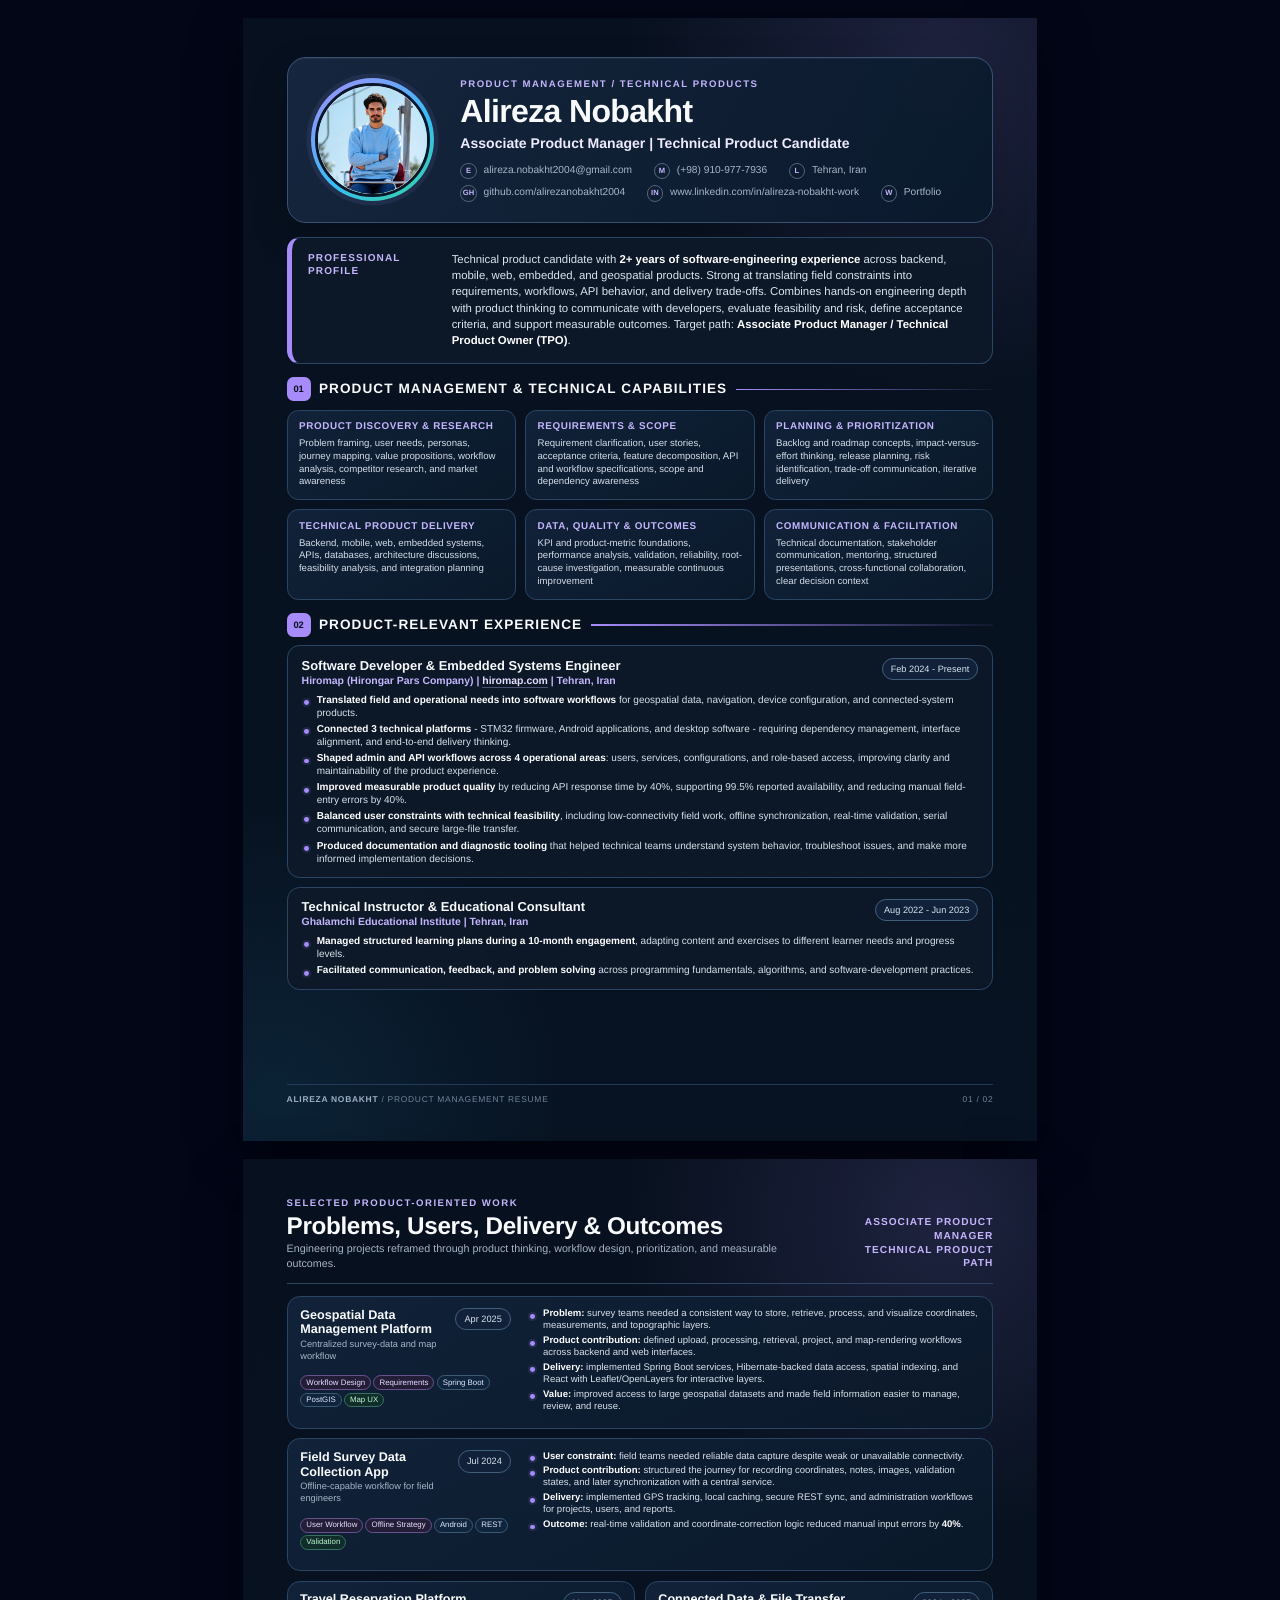
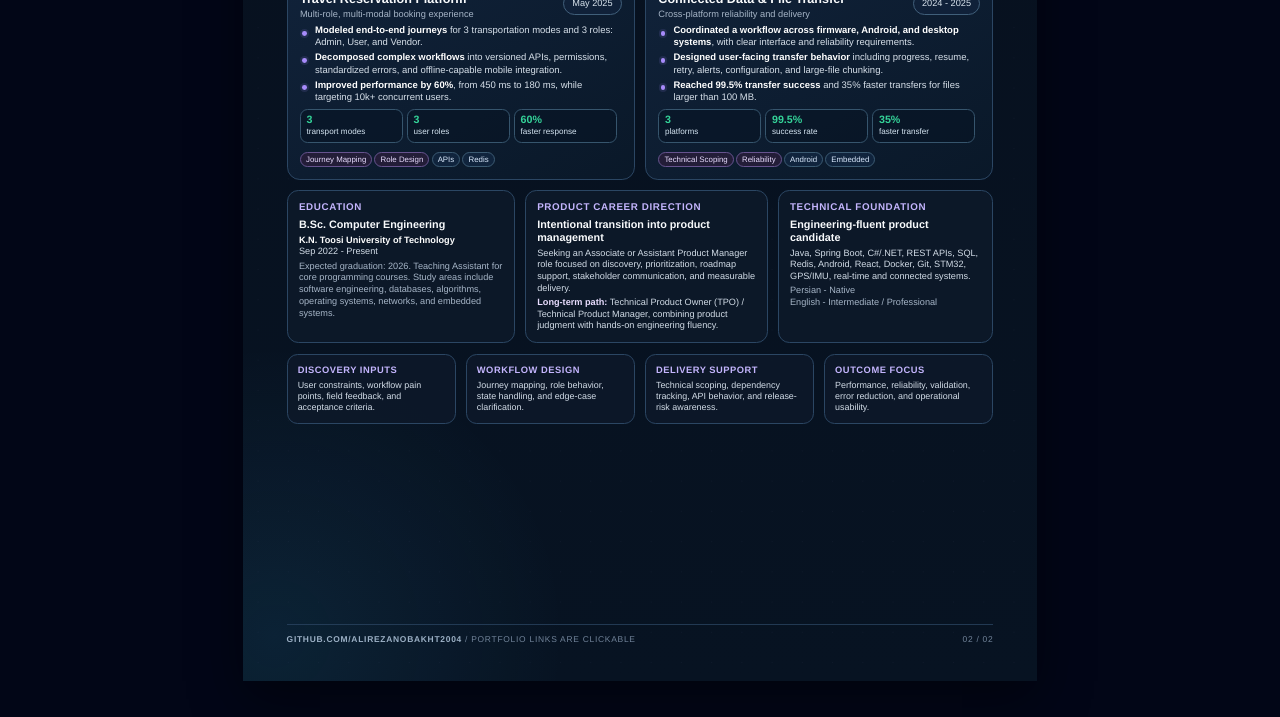
<file: assets/resumes/alireza-nobakht-technical-product-resume.html>
<!DOCTYPE html>
<html lang="en">
<head>
<meta charset="utf-8" />
<meta name="viewport" content="width=device-width, initial-scale=1" />
<title>Alireza Nobakht - Associate Product Manager | Technical Product Management Candidate</title>
<style>
:root {
  --ink:#f8fafc; --soft:#dbe5f0; --muted:#a6b5c7; --bg:#07101e;
  --panel:#0d1929; --panel2:#11223a; --line:#2b4663;
  --violet:#a78bfa; --violet2:#c4b5fd; --cyan:#38bdf8; --green:#34d399; --amber:#fbbf24;
}
* { box-sizing:border-box; }
html,body { margin:0; padding:0; background:#020617; }
body { font-family:"Segoe UI",Arial,Helvetica,sans-serif; color:var(--ink); font-size:9pt; line-height:1.36; -webkit-font-smoothing:antialiased; text-rendering:geometricPrecision; }
a { color:inherit; text-decoration:none; }
strong { color:#fff; font-weight:700; }
@page { size:A4; margin:0; }
.page {
  width:210mm; height:297mm; position:relative; overflow:hidden;
  padding:10.2mm 11.5mm 9.3mm; page-break-after:always;
  background:
    radial-gradient(circle at 88% 5%, rgba(167,139,250,.15), transparent 25%),
    radial-gradient(circle at 4% 96%, rgba(56,189,248,.09), transparent 22%),
    linear-gradient(180deg,#07101e 0%,#071322 100%);
}
.page:last-child { page-break-after:auto; }
.page:before { content:""; position:absolute; inset:0; pointer-events:none; opacity:.13;
  background-image:radial-gradient(rgba(196,181,253,.33) .5px,transparent .5px); background-size:8mm 8mm; }
.content { position:relative; z-index:1; height:277.5mm; min-height:277.5mm; display:flex; flex-direction:column; }
.hero { min-height:44mm; display:flex; align-items:center; gap:7mm; padding:5.1mm 6.2mm;
  border:1px solid #3a5272; border-radius:5mm; background:linear-gradient(120deg,rgba(22,38,63,.97),rgba(9,25,43,.94));
  box-shadow:inset 0 1px 0 rgba(255,255,255,.05),0 4mm 10mm rgba(0,0,0,.18); }
.portrait-wrap { flex:0 0 32.5mm; width:32.5mm; height:32.5mm; border-radius:50%; padding:1.15mm;
  background:linear-gradient(145deg,var(--violet),var(--cyan) 58%,var(--green)); box-shadow:0 0 0 1.2mm rgba(167,139,250,.09); }
.portrait { width:100%; height:100%; display:block; object-fit:cover; border-radius:50%; border:1mm solid #0b1729; }
.hero-main { min-width:0; flex:1; }
.eyebrow { color:var(--violet2); font-size:7.2pt; font-weight:800; letter-spacing:1.5px; text-transform:uppercase; margin-bottom:1mm; }
h1 { margin:0; font-size:24pt; line-height:1; letter-spacing:-.65px; }
.role { margin:2mm 0 2.5mm; color:#eeeaff; font-size:10.55pt; font-weight:650; }
.contact-row { display:flex; flex-wrap:wrap; gap:1.55mm 5.7mm; color:var(--muted); font-size:7.65pt; }
.contact { display:flex; align-items:center; gap:1.8mm; white-space:nowrap; }
.contact-badge { flex:0 0 4.35mm; width:4.35mm; height:4.35mm; display:flex; align-items:center; justify-content:center;
  border:1px solid #52657d; border-radius:50%; color:var(--violet2); font-size:5.7pt; font-weight:800; }
.summary { margin-top:3.8mm; padding:3.55mm 4.35mm; display:flex; gap:5mm; align-items:flex-start;
  background:rgba(13,25,41,.9); border:1px solid var(--line); border-left:1.4mm solid var(--violet); border-radius:3.5mm; }
.summary-label { flex:0 0 33mm; color:var(--violet2); font-size:7.55pt; letter-spacing:1.1px; text-transform:uppercase; font-weight:800; }
.summary p { margin:0; color:var(--soft); font-size:8.55pt; line-height:1.43; }
.section { margin-top:3.55mm; }
.section-head { display:flex; align-items:center; gap:2.2mm; margin-bottom:2.2mm; }
.section-head h2 { margin:0; font-size:10.2pt; letter-spacing:1.06px; text-transform:uppercase; white-space:nowrap; }
.section-head:after { content:""; height:.35mm; flex:1; background:linear-gradient(90deg,var(--violet),rgba(167,139,250,.05)); }
.section-index { width:6.35mm; height:6.35mm; flex:0 0 6.35mm; display:flex; align-items:center; justify-content:center;
  border-radius:1.7mm; color:#07101f; background:var(--violet); font-size:7pt; font-weight:850; }
.skills-grid { display:flex; flex-wrap:wrap; gap:2.35mm; }
.skill-card { width:calc((100% - 4.7mm)/3); min-height:22.5mm; padding:2.6mm 3mm;
  border:1px solid var(--line); border-radius:3mm; background:linear-gradient(145deg,rgba(17,34,58,.97),rgba(10,25,42,.97)); }
.skill-card h3 { margin:0 0 1.15mm; color:var(--violet2); font-size:7.4pt; text-transform:uppercase; letter-spacing:.63px; }
.skill-card p { margin:0; color:#d4dee9; font-size:7.22pt; line-height:1.33; }
.experience-card { padding:3mm 3.7mm 2.75mm; margin-bottom:2.35mm; border:1px solid var(--line); border-radius:3.3mm; background:rgba(13,25,41,.93); }
.job-head { display:flex; justify-content:space-between; gap:4mm; align-items:flex-start; margin-bottom:1.45mm; }
.job-title { font-size:9.7pt; font-weight:730; line-height:1.17; }
.company { color:var(--violet2); font-size:7.85pt; font-weight:650; margin-top:.6mm; }
.company-link { color:#e7deff; border-bottom:.25mm solid rgba(196,181,253,.35); }
.date-pill,.project-date { flex:0 0 auto; color:#d8e3ec; border:1px solid #405f7a; border-radius:99px; padding:1.05mm 2.15mm; font-size:6.9pt; white-space:nowrap; background:#102139; }
ul.clean { margin:0; padding:0; list-style:none; }
ul.clean li { position:relative; margin:0 0 .88mm; padding-left:4mm; color:#d7e0ea; font-size:7.52pt; line-height:1.29; }
ul.clean li:last-child { margin-bottom:0; }
ul.clean li:before { content:""; position:absolute; left:.6mm; top:1.45mm; width:1.3mm; height:1.3mm; border-radius:50%; background:var(--violet); box-shadow:0 0 0 .55mm rgba(167,139,250,.12); }
.footer { margin-top:auto; padding-top:2.35mm; border-top:1px solid rgba(43,70,99,.75); display:flex; justify-content:space-between; color:#718399; font-size:6.35pt; letter-spacing:.72px; text-transform:uppercase; }
.footer strong { color:#9cb0c5; }

/* page two */
.page-two-title { display:flex; justify-content:space-between; align-items:flex-end; gap:8mm; padding-bottom:3.1mm; border-bottom:1px solid var(--line); }
.page-two-title h2 { margin:0; font-size:18.2pt; line-height:1.05; letter-spacing:-.35px; }
.page-two-title p { margin:.7mm 0 0; color:var(--muted); font-size:8.05pt; }
.page-mark { flex:0 0 42mm; color:var(--violet2); font-size:7.6pt; letter-spacing:1.02px; text-transform:uppercase; font-weight:800; text-align:right; }
.projects { margin-top:3.25mm; display:flex; flex-direction:column; gap:2.45mm; }
.project { border:1px solid var(--line); border-radius:3.4mm; background:linear-gradient(150deg,rgba(17,34,58,.97),rgba(10,24,41,.97)); overflow:hidden; }
.project-wide { min-height:35.2mm; padding:2.85mm 3.35mm 2.45mm; display:flex; gap:4.5mm; align-items:flex-start; }
.project-side { flex:0 0 31%; min-width:0; display:flex; flex-direction:column; }
.project-body { flex:1; min-width:0; padding-top:.1mm; }
.project-top { display:flex; justify-content:space-between; align-items:flex-start; gap:2.4mm; margin-bottom:1.2mm; }
.project h3 { margin:0; font-size:9.45pt; line-height:1.14; }
.project-sub { color:var(--muted); font-size:6.95pt; line-height:1.25; margin-top:.65mm; }
.project-body ul.clean li { font-size:7.18pt; line-height:1.26; margin-bottom:.72mm; }
.tech { display:block; margin-top:2.3mm; padding-top:0; line-height:1; }
.tag { display:inline-block; vertical-align:top; border:1px solid #3b5a72; background:#10243d; color:#dbeafe; border-radius:99px;
  padding:.68mm 1.35mm; margin:0 .55mm .55mm 0; font-size:5.9pt; line-height:1; white-space:nowrap; }
.tag.product { color:#e9ddff; border-color:#66538e; background:#231d38; }
.tag.green { color:#bbf7d0; border-color:#376f61; background:#102d2a; }
.project-pair { display:flex; gap:2.65mm; align-items:stretch; }
.project-half { flex:1; min-width:0; min-height:52mm; padding:2.85mm 3.25mm 2.55mm; }
.project-half ul.clean li { font-size:7.12pt; line-height:1.27; margin-bottom:.78mm; }
.impact-strip { display:block; white-space:nowrap; margin-top:1.4mm; }
.impact-item { display:inline-block; width:32%; margin-right:1.25%; vertical-align:top; white-space:normal; padding:1.4mm 1.5mm;
  border:1px solid #36556d; border-radius:2mm; background:rgba(7,20,36,.62); color:#d4e4f1; font-size:6.1pt; line-height:1.18; }
.impact-item:last-child { margin-right:0; }
.impact-item b { display:block; color:var(--green); font-size:8pt; line-height:1; margin-bottom:.42mm; }
.bottom-grid { margin-top:2.65mm; display:flex; gap:2.6mm; }
.info-card { min-height:37mm; padding:2.7mm 3mm; border:1px solid var(--line); border-radius:3mm; background:rgba(13,25,41,.92); }
.info-card.education { flex:1.12; } .info-card.direction { flex:1.2; } .info-card.foundation { flex:1.05; }
.info-card h3 { margin:0 0 1.25mm; color:var(--violet2); font-size:7.35pt; text-transform:uppercase; letter-spacing:.62px; }
.info-card .main { font-size:8.1pt; font-weight:700; line-height:1.2; }
.info-card p { margin:.7mm 0 0; color:#d2dce7; font-size:6.87pt; line-height:1.28; }
.info-card .small { color:var(--muted); }
.callout { color:#e9ddff; font-weight:700; }
.capability-strip { margin-top:2.85mm; display:flex; gap:2.6mm; }
.capability { flex:1; min-height:17.5mm; padding:2.35mm 2.65mm; border:1px solid var(--line); border-radius:2.8mm; background:rgba(13,25,41,.88); }
.capability b { display:block; color:var(--violet2); font-size:7pt; letter-spacing:.52px; text-transform:uppercase; margin-bottom:.8mm; }
.capability span { display:block; color:#d2dce7; font-size:6.7pt; line-height:1.27; }
@media screen { body { padding:18px 0; } .page { margin:0 auto 18px; box-shadow:0 18px 50px rgba(0,0,0,.45); } }
@media print {
  html,body { width:210mm; background:#07101e !important; }
  body { -webkit-print-color-adjust:exact; print-color-adjust:exact; }
  .page { margin:0; box-shadow:none; }
}
</style>
</head>
<body>
<section class="page">
<div class="content">
<header class="hero">
  <div class="portrait-wrap"><img class="portrait" alt="Alireza Nobakht" src="[data-uri]" /></div>
  <div class="hero-main">
    <div class="eyebrow">Product Management / Technical Products</div>
    <h1>Alireza Nobakht</h1>
    <div class="role">Associate Product Manager | Technical Product Candidate</div>
    <div class="contact-row">
      <a class="contact" href="mailto:alireza.nobakht2004@gmail.com"><span class="contact-badge">E</span>alireza.nobakht2004@gmail.com</a>
      <a class="contact" href="tel:+989109777936"><span class="contact-badge">M</span>(+98) 910-977-7936</a>
      <span class="contact"><span class="contact-badge">L</span>Tehran, Iran</span>
      <a class="contact" href="https://github.com/alirezanobakht2004"><span class="contact-badge">GH</span>github.com/alirezanobakht2004</a>
      <a class="contact" href="https://www.linkedin.com/in/alireza-nobakht-work"><span class="contact-badge">IN</span>www.linkedin.com/in/alireza-nobakht-work</a>
      <a class="contact" href="https://alirezanobakht2004.github.io/PortfolioWebsite/"><span class="contact-badge">W</span>Portfolio</a>
    </div>
  </div>
</header>

<section class="summary">
  <div class="summary-label">Professional<br/>Profile</div>
  <p>Technical product candidate with <strong>2+ years of software-engineering experience</strong> across backend, mobile, web, embedded, and geospatial products. Strong at translating field constraints into requirements, workflows, API behavior, and delivery trade-offs. Combines hands-on engineering depth with product thinking to communicate with developers, evaluate feasibility and risk, define acceptance criteria, and support measurable outcomes. Target path: <strong>Associate Product Manager / Technical Product Owner (TPO)</strong>.</p>
</section>

<section class="section">
  <div class="section-head"><span class="section-index">01</span><h2>Product Management & Technical Capabilities</h2></div>
  <div class="skills-grid">
    <article class="skill-card"><h3>Product Discovery & Research</h3><p>Problem framing, user needs, personas, journey mapping, value propositions, workflow analysis, competitor research, and market awareness</p></article>
    <article class="skill-card"><h3>Requirements & Scope</h3><p>Requirement clarification, user stories, acceptance criteria, feature decomposition, API and workflow specifications, scope and dependency awareness</p></article>
    <article class="skill-card"><h3>Planning & Prioritization</h3><p>Backlog and roadmap concepts, impact-versus-effort thinking, release planning, risk identification, trade-off communication, iterative delivery</p></article>
    <article class="skill-card"><h3>Technical Product Delivery</h3><p>Backend, mobile, web, embedded systems, APIs, databases, architecture discussions, feasibility analysis, and integration planning</p></article>
    <article class="skill-card"><h3>Data, Quality & Outcomes</h3><p>KPI and product-metric foundations, performance analysis, validation, reliability, root-cause investigation, measurable continuous improvement</p></article>
    <article class="skill-card"><h3>Communication & Facilitation</h3><p>Technical documentation, stakeholder communication, mentoring, structured presentations, cross-functional collaboration, clear decision context</p></article>
  </div>
</section>

<section class="section">
  <div class="section-head"><span class="section-index">02</span><h2>Product-Relevant Experience</h2></div>
  <article class="experience-card">
    <div class="job-head"><div><div class="job-title">Software Developer & Embedded Systems Engineer</div><div class="company">Hiromap (Hirongar Pars Company) | <a class="company-link" href="https://hiromap.com">hiromap.com</a> | Tehran, Iran</div></div><span class="date-pill">Feb 2024 - Present</span></div>
    <ul class="clean">
      <li><strong>Translated field and operational needs into software workflows</strong> for geospatial data, navigation, device configuration, and connected-system products.</li>
      <li><strong>Connected 3 technical platforms</strong> - STM32 firmware, Android applications, and desktop software - requiring dependency management, interface alignment, and end-to-end delivery thinking.</li>
      <li><strong>Shaped admin and API workflows across 4 operational areas</strong>: users, services, configurations, and role-based access, improving clarity and maintainability of the product experience.</li>
      <li><strong>Improved measurable product quality</strong> by reducing API response time by 40%, supporting 99.5% reported availability, and reducing manual field-entry errors by 40%.</li>
      <li><strong>Balanced user constraints with technical feasibility</strong>, including low-connectivity field work, offline synchronization, real-time validation, serial communication, and secure large-file transfer.</li>
      <li><strong>Produced documentation and diagnostic tooling</strong> that helped technical teams understand system behavior, troubleshoot issues, and make more informed implementation decisions.</li>
    </ul>
  </article>
  <article class="experience-card">
    <div class="job-head"><div><div class="job-title">Technical Instructor & Educational Consultant</div><div class="company">Ghalamchi Educational Institute | Tehran, Iran</div></div><span class="date-pill">Aug 2022 - Jun 2023</span></div>
    <ul class="clean">
      <li><strong>Managed structured learning plans during a 10-month engagement</strong>, adapting content and exercises to different learner needs and progress levels.</li>
      <li><strong>Facilitated communication, feedback, and problem solving</strong> across programming fundamentals, algorithms, and software-development practices.</li>
    </ul>
  </article>
</section>

<footer class="footer"><span><strong>Alireza Nobakht</strong> / Product Management Resume</span><span>01 / 02</span></footer>
</div>
</section>

<section class="page">
<div class="content">
<header class="page-two-title">
  <div><div class="eyebrow">Selected Product-Oriented Work</div><h2>Problems, Users, Delivery & Outcomes</h2><p>Engineering projects reframed through product thinking, workflow design, prioritization, and measurable outcomes.</p></div>
  <div class="page-mark">Associate Product Manager<br/>Technical Product Path</div>
</header>

<div class="projects">
  <article class="project project-wide">
    <div class="project-side">
      <div class="project-top"><div><h3>Geospatial Data Management Platform</h3><div class="project-sub">Centralized survey-data and map workflow</div></div><span class="project-date">Apr 2025</span></div>
      <div class="tech"><span class="tag product">Workflow Design</span><span class="tag product">Requirements</span><span class="tag">Spring Boot</span><span class="tag">PostGIS</span><span class="tag green">Map UX</span></div>
    </div>
    <div class="project-body"><ul class="clean">
      <li><strong>Problem:</strong> survey teams needed a consistent way to store, retrieve, process, and visualize coordinates, measurements, and topographic layers.</li>
      <li><strong>Product contribution:</strong> defined upload, processing, retrieval, project, and map-rendering workflows across backend and web interfaces.</li>
      <li><strong>Delivery:</strong> implemented Spring Boot services, Hibernate-backed data access, spatial indexing, and React with Leaflet/OpenLayers for interactive layers.</li>
      <li><strong>Value:</strong> improved access to large geospatial datasets and made field information easier to manage, review, and reuse.</li>
    </ul></div>
  </article>

  <article class="project project-wide">
    <div class="project-side">
      <div class="project-top"><div><h3>Field Survey Data Collection App</h3><div class="project-sub">Offline-capable workflow for field engineers</div></div><span class="project-date">Jul 2024</span></div>
      <div class="tech"><span class="tag product">User Workflow</span><span class="tag product">Offline Strategy</span><span class="tag">Android</span><span class="tag">REST</span><span class="tag green">Validation</span></div>
    </div>
    <div class="project-body"><ul class="clean">
      <li><strong>User constraint:</strong> field teams needed reliable data capture despite weak or unavailable connectivity.</li>
      <li><strong>Product contribution:</strong> structured the journey for recording coordinates, notes, images, validation states, and later synchronization with a central service.</li>
      <li><strong>Delivery:</strong> implemented GPS tracking, local caching, secure REST sync, and administration workflows for projects, users, and reports.</li>
      <li><strong>Outcome:</strong> real-time validation and coordinate-correction logic reduced manual input errors by <strong>40%</strong>.</li>
    </ul></div>
  </article>

  <div class="project-pair">
    <article class="project project-half">
      <div class="project-top"><div><h3>Travel Reservation Platform</h3><div class="project-sub">Multi-role, multi-modal booking experience</div></div><span class="project-date">May 2025</span></div>
      <ul class="clean">
        <li><strong>Modeled end-to-end journeys</strong> for 3 transportation modes and 3 roles: Admin, User, and Vendor.</li>
        <li><strong>Decomposed complex workflows</strong> into versioned APIs, permissions, standardized errors, and offline-capable mobile integration.</li>
        <li><strong>Improved performance by 60%</strong>, from 450 ms to 180 ms, while targeting 10k+ concurrent users.</li>
      </ul>
      <div class="impact-strip"><div class="impact-item"><b>3</b>transport modes</div><div class="impact-item"><b>3</b>user roles</div><div class="impact-item"><b>60%</b>faster response</div></div>
      <div class="tech"><span class="tag product">Journey Mapping</span><span class="tag product">Role Design</span><span class="tag">APIs</span><span class="tag">Redis</span></div>
    </article>
    <article class="project project-half">
      <div class="project-top"><div><h3>Connected Data & File Transfer</h3><div class="project-sub">Cross-platform reliability and delivery</div></div><span class="project-date">2024 - 2025</span></div>
      <ul class="clean">
        <li><strong>Coordinated a workflow across firmware, Android, and desktop systems</strong>, with clear interface and reliability requirements.</li>
        <li><strong>Designed user-facing transfer behavior</strong> including progress, resume, retry, alerts, configuration, and large-file chunking.</li>
        <li><strong>Reached 99.5% transfer success</strong> and 35% faster transfers for files larger than 100 MB.</li>
      </ul>
      <div class="impact-strip"><div class="impact-item"><b>3</b>platforms</div><div class="impact-item"><b>99.5%</b>success rate</div><div class="impact-item"><b>35%</b>faster transfer</div></div>
      <div class="tech"><span class="tag product">Technical Scoping</span><span class="tag product">Reliability</span><span class="tag">Android</span><span class="tag">Embedded</span></div>
    </article>
  </div>
</div>

<div class="bottom-grid">
  <article class="info-card education"><h3>Education</h3><div class="main">B.Sc. Computer Engineering</div><p><strong>K.N. Toosi University of Technology</strong><br/>Sep 2022 - Present</p><p class="small">Expected graduation: 2026. Teaching Assistant for core programming courses. Study areas include software engineering, databases, algorithms, operating systems, networks, and embedded systems.</p></article>
  <article class="info-card direction"><h3>Product Career Direction</h3><div class="main">Intentional transition into product management</div><p>Seeking an Associate or Assistant Product Manager role focused on discovery, prioritization, roadmap support, stakeholder communication, and measurable delivery.</p><p><span class="callout">Long-term path:</span> Technical Product Owner (TPO) / Technical Product Manager, combining product judgment with hands-on engineering fluency.</p></article>
  <article class="info-card foundation"><h3>Technical Foundation</h3><div class="main">Engineering-fluent product candidate</div><p>Java, Spring Boot, C#/.NET, REST APIs, SQL, Redis, Android, React, Docker, Git, STM32, GPS/IMU, real-time and connected systems.</p><p class="small">Persian - Native<br/>English - Intermediate / Professional</p></article>
</div>

<div class="capability-strip">
  <article class="capability"><b>Discovery Inputs</b><span>User constraints, workflow pain points, field feedback, and acceptance criteria.</span></article>
  <article class="capability"><b>Workflow Design</b><span>Journey mapping, role behavior, state handling, and edge-case clarification.</span></article>
  <article class="capability"><b>Delivery Support</b><span>Technical scoping, dependency tracking, API behavior, and release-risk awareness.</span></article>
  <article class="capability"><b>Outcome Focus</b><span>Performance, reliability, validation, error reduction, and operational usability.</span></article>
</div>

<footer class="footer"><span><strong>github.com/alirezanobakht2004</strong> / Portfolio links are clickable</span><span>02 / 02</span></footer>
</div>
</section>
</body>
</html>
</file>
<file: css/styles.css>
:root{
  --bg:#050b16;--bg2:#07101e;--panel:rgba(13,25,42,.72);--panel2:rgba(17,34,58,.68);--line:rgba(124,158,192,.24);
  --ink:#f8fafc;--soft:#dbe5f0;--muted:#9fb0c4;--cyan:#38bdf8;--cyan2:#7dd3fc;--orange:#fb923c;--orange2:#fdba74;--violet:#a78bfa;--violet2:#c4b5fd;--green:#34d399;--green2:#86efac;
  --shadow:0 24px 80px rgba(0,0,0,.38);--radius:28px;--radius2:18px;--max:1180px;
}
*{box-sizing:border-box}html{scroll-behavior:smooth;color-scheme:dark}body{margin:0;background:radial-gradient(circle at 80% 0%,rgba(167,139,250,.12),transparent 30rem),radial-gradient(circle at 8% 18%,rgba(56,189,248,.10),transparent 34rem),linear-gradient(180deg,#030813 0%,#07101e 44%,#050b16 100%);color:var(--ink);font-family:Inter,ui-sans-serif,system-ui,-apple-system,"Segoe UI",Arial,sans-serif;line-height:1.55;overflow-x:hidden}body:before{content:"";position:fixed;inset:0;pointer-events:none;background-image:linear-gradient(rgba(255,255,255,.035) 1px,transparent 1px),linear-gradient(90deg,rgba(255,255,255,.03) 1px,transparent 1px);background-size:72px 72px;mask-image:linear-gradient(to bottom,black,transparent 70%);opacity:.28}a{color:inherit;text-decoration:none}img{max-width:100%;display:block}.container{width:min(100% - 36px,var(--max));margin:0 auto}.skip-link{position:absolute;left:1rem;top:-4rem;background:var(--ink);color:#07101e;padding:.7rem 1rem;border-radius:999px;z-index:100}.skip-link:focus{top:1rem}.site-glow{position:fixed;left:var(--mx,50%);top:var(--my,40%);width:32rem;height:32rem;translate:-50% -50%;background:radial-gradient(circle,rgba(56,189,248,.12),transparent 62%);pointer-events:none;z-index:0;opacity:.55;transition:opacity .2s}.site-header{position:sticky;top:0;z-index:50;background:rgba(5,11,22,.72);backdrop-filter:blur(18px);border-bottom:1px solid rgba(124,158,192,.15)}.nav-shell{width:min(100% - 28px,var(--max));margin:0 auto;display:flex;align-items:center;justify-content:space-between;gap:1rem;padding:.82rem 0}.brand{display:flex;align-items:center;gap:.72rem}.brand-mark{width:42px;height:42px;border-radius:14px;display:grid;place-items:center;font-weight:900;background:linear-gradient(135deg,rgba(56,189,248,.22),rgba(251,146,60,.18),rgba(167,139,250,.22));border:1px solid rgba(255,255,255,.2);box-shadow:0 0 30px rgba(56,189,248,.12)}.brand-copy{display:grid;line-height:1.1}.brand-copy small{color:var(--muted);font-size:.74rem;margin-top:.15rem}.nav-menu{display:flex;align-items:center;gap:.35rem}.nav-menu a,.mode-mini{color:var(--muted);font-size:.91rem;padding:.65rem .75rem;border-radius:999px;border:1px solid transparent;background:transparent}.nav-menu a:hover,.nav-menu a.is-active,.mode-mini:hover{color:var(--ink);border-color:rgba(255,255,255,.14);background:rgba(255,255,255,.055)}button{font:inherit;color:inherit}.nav-toggle{display:none;background:transparent;border:1px solid rgba(255,255,255,.16);border-radius:12px;width:44px;height:42px;padding:9px}.nav-toggle span{display:block;height:2px;background:var(--ink);margin:5px 0;border-radius:3px}.section{position:relative;padding:92px 0}.hero{position:relative;padding:98px 0 58px}.hero-grid{display:grid;grid-template-columns:minmax(0,1.08fr) minmax(340px,.92fr);gap:64px;align-items:center}.eyebrow{margin:0 0 .8rem;color:var(--cyan2);text-transform:uppercase;letter-spacing:.18em;font-size:.76rem;font-weight:800}.hero h1{font-size:clamp(3.2rem,8vw,6.9rem);line-height:.9;letter-spacing:-.07em;margin:0}.headline{font-size:clamp(1.45rem,2.8vw,2.45rem);font-weight:780;letter-spacing:-.03em;margin:1rem 0;color:var(--soft)}.hero-text{font-size:1.16rem;color:var(--muted);max-width:720px;margin:0 0 1.5rem}.role-chips,.hero-actions,.filter-row,.mode-switch,.badge-row,.resume-actions{display:flex;flex-wrap:wrap;gap:.75rem}.role-chip,.btn,.filter-row button,.mode-switch button{border:1px solid rgba(255,255,255,.16);background:rgba(255,255,255,.06);border-radius:999px;padding:.75rem 1rem;cursor:pointer;transition:transform .18s,border-color .18s,background .18s}.role-chip:hover,.btn:hover,.filter-row button:hover,.mode-switch button:hover{transform:translateY(-2px);border-color:rgba(255,255,255,.34);background:rgba(255,255,255,.09)}.role-chip.dotnet,.btn.dotnet{--c:var(--cyan)}.role-chip.java,.btn.java{--c:var(--orange)}.role-chip.system{--c:var(--green2)}.role-chip.product,.btn.product{--c:var(--violet)}.role-chip{color:var(--c);font-weight:800}.btn{display:inline-flex;align-items:center;justify-content:center;font-weight:800}.btn.primary{background:linear-gradient(135deg,var(--cyan),var(--violet));color:#03101d;border-color:transparent}.btn.ghost{color:var(--soft)}.btn.subtle{color:var(--muted)}.btn.small{padding:.68rem .85rem;font-size:.9rem}.hero-actions{margin:1.75rem 0}.hero-stats{display:grid;grid-template-columns:repeat(4,minmax(0,1fr));gap:.75rem;margin:2rem 0 0}.hero-stats div,.metrics-grid article,.glass{border:1px solid var(--line);background:linear-gradient(145deg,var(--panel),rgba(7,19,34,.48));box-shadow:var(--shadow);backdrop-filter:blur(18px)}.hero-stats div{border-radius:18px;padding:1rem}.hero-stats dt{font-weight:950;font-size:1.35rem;color:var(--green);line-height:1}.hero-stats dd{margin:.35rem 0 0;color:var(--muted);font-size:.86rem}.hero-visual{min-height:560px;display:grid;place-items:center}.portrait-system{position:relative;width:min(100%,500px);aspect-ratio:1;display:grid;place-items:center}.hero-photo{position:relative;z-index:3;width:77%;aspect-ratio:1;border-radius:36px;overflow:hidden;border:1px solid rgba(255,255,255,.2);box-shadow:0 40px 100px rgba(0,0,0,.55),0 0 70px rgba(56,189,248,.14)}.hero-photo img{width:100%;height:100%;object-fit:cover}.hero-photo:after{content:"";position:absolute;inset:0;background:linear-gradient(to top,rgba(3,8,19,.58),transparent 46%)}.orbit{position:absolute;inset:0;border:1px solid rgba(255,255,255,.12);border-radius:50%;animation:spin 30s linear infinite}.orbit-two{inset:8%;animation-duration:38s;animation-direction:reverse;border-color:rgba(251,146,60,.18)}.orbit-three{inset:16%;animation-duration:46s;border-color:rgba(167,139,250,.2)}.orbit span{position:absolute;display:grid;place-items:center;min-width:54px;height:30px;padding:0 .62rem;border-radius:999px;background:#071322;border:1px solid rgba(255,255,255,.16);font-size:.76rem;font-weight:800;color:var(--soft);box-shadow:0 10px 30px rgba(0,0,0,.25)}.orbit span:nth-child(1){left:50%;top:-15px;translate:-50% 0;color:var(--cyan2)}.orbit span:nth-child(2){right:-22px;top:50%;translate:0 -50%;color:var(--orange2)}.orbit span:nth-child(3){left:0;bottom:12%;color:var(--violet2)}.identity-card{position:absolute;z-index:4;left:0;bottom:8%;display:flex;align-items:center;gap:.85rem;width:min(92%,360px);border-radius:22px;padding:.8rem}.identity-card img{width:58px;height:58px;border-radius:50%;object-fit:cover;border:2px solid rgba(255,255,255,.25)}.identity-card span{display:block;color:var(--muted);font-size:.86rem}.lens-bar{position:relative;padding:22px 0}.lens-inner{border-radius:24px;padding:1rem 1.1rem;display:flex;align-items:center;justify-content:space-between;gap:1.25rem}.lens-inner h2{margin:.1rem 0 0;font-size:clamp(1.3rem,2vw,1.9rem);letter-spacing:-.04em}.mode-switch button.is-active,.filter-row button.is-active{background:linear-gradient(135deg,rgba(56,189,248,.18),rgba(167,139,250,.16));border-color:rgba(125,211,252,.42);color:var(--ink)}.section-heading{max-width:830px;margin-bottom:2.2rem}.section-heading h2,.contact-section h2,.education-grid h2{font-size:clamp(2rem,4vw,3.8rem);line-height:1;letter-spacing:-.06em;margin:.2rem 0 1rem}.section-heading p,.contact-section p,.education-grid p{color:var(--muted);font-size:1.05rem}.track-grid{display:grid;grid-template-columns:repeat(3,1fr);gap:1rem}.track-card{position:relative;border-radius:var(--radius);padding:1.4rem;overflow:hidden}.track-card:before,.resume-card:before{content:"";position:absolute;inset:0 0 auto 0;height:3px;background:var(--accent)}.accent-dotnet{--accent:linear-gradient(90deg,var(--cyan),transparent)}.accent-java{--accent:linear-gradient(90deg,var(--orange),transparent)}.accent-product{--accent:linear-gradient(90deg,var(--violet),transparent)}.track-top span{display:inline-block;color:var(--muted);font-size:.78rem;text-transform:uppercase;letter-spacing:.16em;font-weight:800}.track-top strong{display:block;font-size:1.3rem;line-height:1.15;margin:.35rem 0 1rem}.for-line{color:var(--soft)}.check-list{list-style:none;margin:1rem 0 1.25rem;padding:0}.check-list li{position:relative;padding-left:1.35rem;margin:.65rem 0;color:var(--muted)}.check-list li:before{content:"";position:absolute;left:0;top:.6em;width:.48rem;height:.48rem;border-radius:50%;background:var(--green);box-shadow:0 0 0 4px rgba(52,211,153,.12)}.metrics-section{padding-top:50px}.metrics-grid{display:grid;grid-template-columns:repeat(4,1fr);gap:1rem}.metrics-grid article{border-radius:22px;padding:1.2rem;min-height:132px}.metrics-grid strong{display:block;font-size:clamp(2rem,4vw,3.25rem);letter-spacing:-.06em;line-height:.95;color:var(--green2)}.metrics-grid span{display:block;margin-top:.7rem;color:var(--muted)}.filter-row{margin-bottom:1.3rem}.project-grid{display:grid;grid-template-columns:repeat(2,1fr);gap:1rem}.project-card{position:relative;border-radius:var(--radius);padding:1.35rem;overflow:hidden;transition:transform .18s,border-color .18s,opacity .18s}.project-card:hover{transform:translateY(-4px);border-color:rgba(255,255,255,.24)}.project-card.featured{grid-column:1/-1}.project-card.is-hidden{display:none}.project-meta{display:flex;justify-content:space-between;gap:1rem;color:var(--muted);font-size:.82rem;margin-bottom:.7rem}.project-card h3{font-size:clamp(1.35rem,2vw,2rem);line-height:1.05;letter-spacing:-.04em;margin:.2rem 0}.project-line{color:var(--muted);margin:.45rem 0 1rem}.tag{display:inline-flex;align-items:center;border:1px solid rgba(255,255,255,.18);border-radius:999px;padding:.32rem .55rem;font-size:.78rem;font-weight:750;background:rgba(255,255,255,.055);color:var(--soft)}.tag.dotnet{color:var(--cyan2);border-color:rgba(56,189,248,.32);background:rgba(56,189,248,.08)}.tag.java{color:var(--orange2);border-color:rgba(251,146,60,.34);background:rgba(251,146,60,.08)}.tag.product{color:var(--violet2);border-color:rgba(167,139,250,.35);background:rgba(167,139,250,.09)}.tag.success{color:var(--green2);border-color:rgba(52,211,153,.34);background:rgba(52,211,153,.08)}.case-grid{display:grid;grid-template-columns:repeat(2,1fr);gap:.85rem;margin-top:1rem}.case-grid div{border:1px solid rgba(255,255,255,.1);border-radius:18px;padding:.9rem;background:rgba(3,8,19,.22)}.case-grid b{color:var(--ink)}.case-grid p{color:var(--muted);font-size:.92rem;margin:.4rem 0 0}.skill-map{display:grid;grid-template-columns:repeat(3,1fr);gap:1rem}.skill-map article{border:1px solid var(--line);border-radius:22px;padding:1.05rem;background:rgba(13,25,42,.62)}.skill-map h3{margin:0 0 .85rem;color:var(--soft)}.skill-map p{display:flex;flex-wrap:wrap;gap:.45rem;margin:0}.product-grid{display:grid;grid-template-columns:.9fr 1.1fr;gap:2rem;align-items:center}.pillar-grid{display:grid;grid-template-columns:repeat(2,1fr);gap:1rem}.pillar-grid article{border:1px solid var(--line);border-radius:22px;padding:1.1rem;background:linear-gradient(145deg,rgba(167,139,250,.12),rgba(13,25,42,.62))}.pillar-grid b{display:block;color:var(--violet2);font-size:1.05rem}.pillar-grid span{display:block;color:var(--muted);margin-top:.45rem}.timeline{list-style:none;margin:0;padding:0;position:relative}.timeline:before{content:"";position:absolute;left:168px;top:0;bottom:0;width:1px;background:linear-gradient(var(--cyan),var(--orange),var(--violet))}.timeline li{display:grid;grid-template-columns:140px 1fr;gap:56px;margin-bottom:1.1rem}.time-marker{color:var(--muted);font-weight:800;padding-top:1.2rem}.timeline article{border-radius:var(--radius2);padding:1.25rem}.timeline h3{font-size:1.45rem;margin:0;letter-spacing:-.03em}.company{color:var(--cyan2);font-weight:800;margin:.2rem 0 .8rem}.education-grid{display:grid;grid-template-columns:1fr 1fr;gap:1rem}.education-grid article{border-radius:var(--radius);padding:1.35rem}.resume-grid{display:grid;grid-template-columns:repeat(3,1fr);gap:1rem}.resume-card{position:relative;border-radius:var(--radius);padding:1.35rem;overflow:hidden}.resume-card h3{margin:.2rem 0;font-size:1.45rem}.resume-card p{color:var(--muted);min-height:96px}.contact-grid{display:grid;grid-template-columns:1fr 420px;gap:2rem;align-items:center}.contact-card{border-radius:var(--radius);padding:1.25rem;display:grid;gap:.65rem}.contact-card a,.contact-card span{padding:.82rem .9rem;border-radius:16px;background:rgba(255,255,255,.055);border:1px solid rgba(255,255,255,.09);color:var(--soft)}.contact-card a:hover{border-color:rgba(125,211,252,.35);color:white}.site-footer{position:relative;border-top:1px solid rgba(124,158,192,.15);padding:1.7rem 0;color:var(--muted);background:rgba(3,8,19,.55)}.footer-inner{display:flex;align-items:center;justify-content:space-between;gap:1rem;flex-wrap:wrap}.footer-inner div:first-child span{display:block;font-size:.85rem}.footer-links{display:flex;gap:1rem;flex-wrap:wrap}.footer-links a:hover{color:var(--ink)}body[data-mode="dotnet"] [data-track]:not([data-track="dotnet"]),body[data-mode="java"] [data-track]:not([data-track="java"]),body[data-mode="product"] [data-track]:not([data-track="product"]){opacity:.52}body[data-mode="dotnet"] .site-glow{background:radial-gradient(circle,rgba(56,189,248,.16),transparent 62%)}body[data-mode="java"] .site-glow{background:radial-gradient(circle,rgba(251,146,60,.15),transparent 62%)}body[data-mode="product"] .site-glow{background:radial-gradient(circle,rgba(167,139,250,.16),transparent 62%)}.reveal{opacity:0;transform:translateY(18px);transition:opacity .55s ease,transform .55s ease}.reveal.is-visible{opacity:1;transform:none}a:focus-visible,button:focus-visible{outline:3px solid rgba(125,211,252,.85);outline-offset:3px}@keyframes spin{to{transform:rotate(1turn)}}@media (prefers-reduced-motion:reduce){html{scroll-behavior:auto}*,*:before,*:after{animation:none!important;transition:none!important}.reveal{opacity:1;transform:none}.site-glow{display:none}}
@media (max-width:980px){.hero-grid,.product-grid,.contact-grid{grid-template-columns:1fr}.hero-visual{min-height:460px;order:-1}.track-grid,.metrics-grid,.skill-map,.resume-grid{grid-template-columns:1fr 1fr}.case-grid{grid-template-columns:1fr}.timeline:before{left:10px}.timeline li{grid-template-columns:1fr;gap:.5rem;padding-left:2.1rem}.time-marker{padding-top:0}.project-grid{grid-template-columns:1fr}.education-grid{grid-template-columns:1fr}.nav-toggle{display:block}.nav-menu{position:absolute;left:14px;right:14px;top:68px;display:none;flex-direction:column;align-items:stretch;background:rgba(5,11,22,.96);border:1px solid rgba(255,255,255,.14);border-radius:22px;padding:.6rem;box-shadow:var(--shadow)}.nav-menu.is-open{display:flex}.nav-menu a,.mode-mini{text-align:left}}
@media (max-width:640px){.container{width:min(100% - 24px,var(--max))}.section{padding:68px 0}.hero{padding:58px 0 34px}.hero h1{font-size:3.6rem}.hero-stats,.track-grid,.metrics-grid,.skill-map,.resume-grid,.pillar-grid{grid-template-columns:1fr}.lens-inner{align-items:flex-start;flex-direction:column}.mode-switch{width:100%}.mode-switch button{flex:1 1 45%}.hero-visual{min-height:360px}.portrait-system{width:100%}.identity-card{position:relative;left:auto;bottom:auto;margin-top:-18px;width:100%}.orbit span{font-size:.66rem;min-width:48px}.project-meta{flex-direction:column;gap:.25rem}.footer-inner{align-items:flex-start;flex-direction:column}.brand-copy small{display:none}}

/* Header + hero refinement: broader positioning, compact first screen, safer sticky offset. */
html{scroll-padding-top:88px}section[id],.section-observed{scroll-margin-top:96px}.hero{padding:72px 0 42px;scroll-margin-top:96px}.hero-grid{grid-template-columns:minmax(0,1.04fr) minmax(320px,.86fr);gap:50px}.eyebrow{letter-spacing:.16em;font-size:.72rem}.hero h1{font-size:clamp(2.9rem,6.9vw,5.95rem);line-height:.92;letter-spacing:-.064em}.headline{font-size:clamp(1.35rem,2.35vw,2.18rem);margin:.82rem 0 .86rem}.hero-text{font-size:1.08rem;line-height:1.58;max-width:650px;margin:0 0 1.18rem}.role-chips{gap:.58rem}.role-chip{padding:.64rem .86rem}.hero-actions{margin:1.28rem 0}.btn{padding:.72rem .95rem}.hero-stats{display:grid;grid-template-columns:repeat(4,minmax(0,1fr));gap:0;margin:1.35rem 0 0;padding:.34rem;border:1px solid rgba(124,158,192,.24);border-radius:22px;background:linear-gradient(135deg,rgba(13,25,42,.74),rgba(7,19,34,.42));box-shadow:0 18px 54px rgba(0,0,0,.24);backdrop-filter:blur(18px)}.hero-stats div{border:0;border-right:1px solid rgba(124,158,192,.16);border-radius:16px;padding:.72rem .86rem;background:transparent;box-shadow:none;backdrop-filter:none}.hero-stats div:last-child{border-right:0}.hero-stats dt{font-size:1.04rem;line-height:1.05;color:var(--ink);letter-spacing:-.015em}.hero-stats dd{margin:.2rem 0 0;font-size:.78rem;line-height:1.24;color:var(--muted)}.hero-visual{min-height:490px}.portrait-system{width:min(100%,440px)}.hero-photo{width:74%;border-radius:32px}.orbit{animation:orbitGlow 5.5s ease-in-out infinite alternate;transform:none}.orbit-two{animation-duration:6.5s;animation-direction:alternate}.orbit-three{animation-duration:7.5s}.orbit span{height:28px;min-width:52px;padding:0 .6rem;font-size:.72rem}.orbit span:nth-child(1),.orbit span:nth-child(2),.orbit span:nth-child(3){left:auto;right:auto;top:auto;bottom:auto;translate:none}.orbit-one .label-dotnet{left:50%;top:-14px;translate:-50% 0;color:var(--cyan2)}.orbit-one .label-apis{right:-18px;top:32%;translate:0 -50%;color:var(--cyan2)}.orbit-two .label-java{left:-18px;top:44%;translate:0 -50%;color:var(--orange2)}.orbit-two .label-systems{right:8%;bottom:2%;color:var(--green2)}.orbit-three .label-product{left:50%;bottom:-12px;translate:-50% 0;color:var(--violet2)}.identity-card{bottom:6%;width:min(88%,340px);gap:.75rem;padding:.72rem .78rem}.identity-card img{width:52px;height:52px}.identity-card span{font-size:.8rem;line-height:1.32}@keyframes orbitGlow{from{box-shadow:0 0 0 rgba(125,211,252,0);opacity:.88}to{box-shadow:0 0 34px rgba(125,211,252,.08);opacity:1}}
@media (max-width:980px){html{scroll-padding-top:84px}.hero{padding:58px 0 38px}.hero-grid{gap:34px}.hero-visual{min-height:420px}.portrait-system{width:min(100%,410px)}.hero-stats{grid-template-columns:repeat(2,minmax(0,1fr))}.hero-stats div:nth-child(2){border-right:0}.hero-stats div:nth-child(-n+2){border-bottom:1px solid rgba(124,158,192,.16)}}
@media (max-width:640px){html{scroll-padding-top:76px}section[id],.section-observed{scroll-margin-top:82px}.hero{padding:46px 0 32px}.hero h1{font-size:clamp(3rem,14vw,3.45rem)}.headline{font-size:1.28rem}.hero-text{font-size:1rem}.hero-visual{min-height:330px}.portrait-system{width:min(100%,330px)}.hero-photo{border-radius:26px}.hero-stats{grid-template-columns:1fr;padding:.25rem}.hero-stats div,.hero-stats div:nth-child(2){border-right:0}.hero-stats div{border-bottom:1px solid rgba(124,158,192,.14)}.hero-stats div:last-child{border-bottom:0}.identity-card{margin-top:-10px}}
@media (prefers-reduced-motion:reduce){.orbit{animation:none!important}}

/* Header + hero final track refinement: three primary career tracks + moving orbits. */
.role-chips{
  gap:.66rem;
}
.role-chip{
  padding:.66rem .96rem;
}
.hero-stats dt{
  font-size:1rem;
}
.hero-stats dd{
  font-size:.77rem;
}
.hero-visual{
  min-height:480px;
}
.portrait-system{
  width:min(100%,430px);
}
.orbit{
  transform-origin:center;
  animation:heroOrbitClockwise 42s linear infinite !important;
  box-shadow:0 0 34px rgba(125,211,252,.035);
}
.orbit-two{
  animation:heroOrbitCounter 38s linear infinite !important;
}
.orbit-three{
  animation:heroOrbitClockwise 45s linear infinite !important;
}
.orbit span{
  will-change:transform;
}
.orbit-one .label-dotnet{
  left:50%;
  top:-14px;
  translate:-50% 0;
  color:var(--cyan2);
  animation:heroCounterText 42s linear infinite !important;
}
.orbit-two .label-java{
  left:-16px;
  top:46%;
  translate:0 -50%;
  color:var(--orange2);
  animation:heroClockwiseText 38s linear infinite !important;
}
.orbit-three .label-product{
  left:50%;
  bottom:-12px;
  translate:-50% 0;
  color:var(--violet2);
  animation:heroCounterText 45s linear infinite !important;
}
@keyframes heroOrbitClockwise{to{transform:rotate(1turn)}}
@keyframes heroOrbitCounter{to{transform:rotate(-1turn)}}
@keyframes heroCounterText{to{transform:rotate(-1turn)}}
@keyframes heroClockwiseText{to{transform:rotate(1turn)}}
@media (prefers-reduced-motion:reduce){
  .orbit,.orbit span{animation:none!important;transform:none!important}
}
@media (max-width:980px){
  .hero-visual{min-height:405px}
  .portrait-system{width:min(100%,400px)}
}
@media (max-width:640px){
  .role-chips{gap:.55rem}
  .role-chip{padding:.6rem .78rem}
  .hero-visual{min-height:320px}
  .portrait-system{width:min(100%,315px)}
}

/* Hero portrait/orbit visual refinement: premium three-track identity system. */
.portrait-system-premium{
  isolation:isolate;
  overflow:visible;
  width:min(100%,448px);
}
.portrait-system-premium::before{
  content:"";
  position:absolute;
  inset:6%;
  z-index:0;
  border-radius:50%;
  background:
    radial-gradient(circle at 50% 42%,rgba(125,211,252,.20),transparent 36%),
    radial-gradient(circle at 63% 64%,rgba(167,139,250,.14),transparent 34%),
    radial-gradient(circle at 34% 68%,rgba(251,146,60,.11),transparent 32%);
  filter:blur(22px);
  opacity:.78;
}
.orbit-glow{
  position:absolute;
  inset:-5%;
  z-index:0;
  border-radius:50%;
  background:radial-gradient(circle,rgba(255,255,255,.035),transparent 58%);
  pointer-events:none;
}
.orbit-path,.orbit-deco,.orbit-label{
  position:absolute;
  border-radius:50%;
  pointer-events:none;
  transform-origin:center;
}
.orbit-deco{
  z-index:1;
  border:1px solid rgba(255,255,255,.07);
  box-shadow:inset 0 0 28px rgba(255,255,255,.025),0 0 34px rgba(125,211,252,.035);
}
.orbit-deco-one{
  inset:-1.5%;
  animation:premiumOrbitClockwise 66s linear infinite;
}
.orbit-deco-two{
  inset:19%;
  border-style:dashed;
  border-color:rgba(255,255,255,.055);
  animation:premiumOrbitCounter 58s linear infinite;
}
.orbit-path{
  z-index:2;
  opacity:.96;
}
.orbit-path::before{
  content:"";
  position:absolute;
  inset:0;
  border-radius:50%;
  padding:1.2px;
  -webkit-mask:linear-gradient(#000 0 0) content-box,linear-gradient(#000 0 0);
  -webkit-mask-composite:xor;
  mask-composite:exclude;
}
.orbit-path-dotnet{
  inset:2.4%;
  animation:premiumOrbitClockwise 42s linear infinite;
}
.orbit-path-dotnet::before{
  background:conic-gradient(from 25deg,transparent 0 10%,rgba(56,189,248,.62) 15%,rgba(125,211,252,.20) 31%,transparent 45%,rgba(56,189,248,.38) 61%,transparent 77% 100%);
  box-shadow:0 0 24px rgba(56,189,248,.13);
}
.orbit-path-java{
  inset:8.2%;
  animation:premiumOrbitCounter 36s linear infinite;
}
.orbit-path-java::before{
  background:conic-gradient(from 180deg,transparent 0 12%,rgba(251,146,60,.58) 18%,rgba(253,186,116,.18) 34%,transparent 49%,rgba(251,146,60,.36) 68%,transparent 82% 100%);
  box-shadow:0 0 22px rgba(251,146,60,.11);
}
.orbit-path-product{
  inset:14.2%;
  animation:premiumOrbitClockwise 48s linear infinite;
}
.orbit-path-product::before{
  background:conic-gradient(from 285deg,transparent 0 9%,rgba(167,139,250,.56) 18%,rgba(196,181,253,.19) 36%,transparent 52%,rgba(167,139,250,.36) 70%,transparent 84% 100%);
  box-shadow:0 0 22px rgba(167,139,250,.12);
}
.portrait-system-premium .hero-photo{
  z-index:3;
  width:68%;
  border-radius:30px;
  box-shadow:0 38px 90px rgba(0,0,0,.52),0 0 72px rgba(56,189,248,.16),0 0 0 1px rgba(255,255,255,.14);
}
.orbit-label{
  z-index:6;
  display:block;
}
.orbit-label span{
  position:absolute;
  left:50%;
  top:0;
  display:grid;
  place-items:center;
  min-width:58px;
  height:30px;
  padding:0 .68rem;
  translate:-50% -50%;
  border-radius:999px;
  background:linear-gradient(135deg,rgba(7,19,34,.96),rgba(13,25,42,.90));
  border:1px solid rgba(255,255,255,.20);
  box-shadow:0 14px 34px rgba(0,0,0,.36),inset 0 1px 0 rgba(255,255,255,.08);
  font-size:.74rem;
  line-height:1;
  font-weight:900;
  letter-spacing:.02em;
  white-space:nowrap;
  text-shadow:0 0 18px currentColor;
}
.orbit-label-dotnet{
  inset:2.4%;
  animation:premiumLabelDotnet 42s linear infinite;
}
.orbit-label-dotnet span{
  color:var(--cyan2);
  border-color:rgba(125,211,252,.36);
  animation:premiumTextDotnet 42s linear infinite;
}
.orbit-label-java{
  inset:8.2%;
  animation:premiumLabelJava 36s linear infinite;
}
.orbit-label-java span{
  color:var(--orange2);
  border-color:rgba(253,186,116,.34);
  animation:premiumTextJava 36s linear infinite;
}
.orbit-label-product{
  inset:14.2%;
  animation:premiumLabelProduct 48s linear infinite;
}
.orbit-label-product span{
  color:var(--violet2);
  border-color:rgba(196,181,253,.38);
  animation:premiumTextProduct 48s linear infinite;
}
/* Animated secondary orbit particles. These are supporting signals, not hero role tracks. */
.orbit-secondary{
  position:absolute;
  border-radius:50%;
  pointer-events:none;
  transform-origin:center;
  z-index:6;
}
.orbit-particle{
  position:absolute;
  left:50%;
  top:0;
  translate:-50% -50%;
  display:grid;
  place-items:center;
  height:24px;
  min-width:40px;
  padding:0 .52rem;
  border-radius:999px;
  border:1px solid rgba(255,255,255,.12);
  background:linear-gradient(135deg,rgba(7,19,34,.82),rgba(13,25,42,.62));
  color:rgba(219,229,240,.66);
  font-size:.62rem;
  line-height:1;
  font-weight:850;
  letter-spacing:.04em;
  white-space:nowrap;
  box-shadow:0 10px 28px rgba(0,0,0,.22),inset 0 1px 0 rgba(255,255,255,.055);
  will-change:transform;
}
.orbit-secondary-api{
  inset:5.8%;
  animation:premiumParticleApi 55s linear infinite;
}
.orbit-secondary-api .orbit-particle-text{
  color:rgba(125,211,252,.72);
  border-color:rgba(125,211,252,.20);
  animation:premiumParticleApiText 55s linear infinite;
}
.portrait-system-premium .identity-card{
  z-index:7;
}
@keyframes premiumOrbitClockwise{to{transform:rotate(1turn)}}
@keyframes premiumOrbitCounter{to{transform:rotate(-1turn)}}
@keyframes premiumLabelDotnet{from{transform:rotate(38deg)}to{transform:rotate(398deg)}}
@keyframes premiumTextDotnet{from{transform:rotate(-38deg)}to{transform:rotate(-398deg)}}
@keyframes premiumLabelJava{from{transform:rotate(292deg)}to{transform:rotate(-68deg)}}
@keyframes premiumTextJava{from{transform:rotate(-292deg)}to{transform:rotate(68deg)}}
@keyframes premiumLabelProduct{from{transform:rotate(142deg)}to{transform:rotate(502deg)}}
@keyframes premiumTextProduct{from{transform:rotate(-142deg)}to{transform:rotate(-502deg)}}
@keyframes premiumParticleApi{from{transform:rotate(74deg)}to{transform:rotate(-286deg)}}
@keyframes premiumParticleApiText{from{transform:rotate(-74deg)}to{transform:rotate(286deg)}}
@media (prefers-reduced-motion:reduce){
  .orbit-path,.orbit-deco,.orbit-label,.orbit-label span,.orbit-secondary,.orbit-particle{animation:none!important;transform:none!important}
}
@media (max-width:980px){
  .portrait-system-premium{width:min(100%,410px)}
  .portrait-system-premium .hero-photo{width:69%;border-radius:28px}
  .orbit-particle{display:none}
}
@media (max-width:640px){
  .portrait-system-premium{width:min(100%,318px)}
  .portrait-system-premium .hero-photo{width:70%;border-radius:24px}
  .orbit-deco-two{display:none}
  .orbit-path-dotnet,.orbit-label-dotnet{inset:2%}
  .orbit-path-java,.orbit-label-java{inset:10%}
  .orbit-path-product,.orbit-label-product{inset:18%}
  .orbit-label span{height:25px;min-width:48px;padding:0 .52rem;font-size:.64rem}
}

/* Recruiter Mode / Three Recruiter Lenses refinement */
.lens-bar.recruiter-mode-section{
  padding:40px 0 0;
}
.recruiter-panel{
  position:relative;
  overflow:hidden;
  border-radius:26px;
  padding:1rem 1.1rem;
  display:grid;
  grid-template-columns:minmax(0,1fr) auto;
  align-items:center;
  gap:1.15rem;
  background:
    radial-gradient(circle at 8% 0%,rgba(56,189,248,.13),transparent 34%),
    radial-gradient(circle at 100% 80%,rgba(167,139,250,.11),transparent 30%),
    linear-gradient(145deg,rgba(13,25,42,.86),rgba(7,19,34,.58));
}
.recruiter-panel:before{
  content:"";
  position:absolute;
  inset:0 0 auto 0;
  height:1px;
  background:linear-gradient(90deg,rgba(56,189,248,.55),rgba(251,146,60,.38),rgba(167,139,250,.5));
  opacity:.72;
}
.recruiter-panel > *{
  position:relative;
  z-index:1;
}
.lens-copy .eyebrow{
  margin-bottom:.34rem;
}
.lens-copy h2{
  margin:0;
  font-size:clamp(1.28rem,1.9vw,1.72rem);
  letter-spacing:-.035em;
}
.mode-helper{
  margin:.28rem 0 0;
  color:var(--muted);
  font-size:.92rem;
  max-width:680px;
}
.recruiter-panel .mode-switch{
  justify-content:flex-end;
  gap:.55rem;
}
.recruiter-panel .mode-switch button{
  position:relative;
  padding:.66rem .88rem;
  color:var(--muted);
  background:rgba(255,255,255,.045);
  border-color:rgba(255,255,255,.13);
  box-shadow:none;
}
.recruiter-panel .mode-switch button.is-active{
  color:var(--ink);
  border-color:rgba(125,211,252,.42);
  background:linear-gradient(135deg,rgba(56,189,248,.15),rgba(167,139,250,.13));
  box-shadow:0 0 0 1px rgba(255,255,255,.035) inset,0 14px 42px rgba(56,189,248,.09);
}
.tracks-section{
  padding-top:32px;
}
.tracks-heading{
  margin-bottom:1.35rem;
}
.tracks-heading p:last-child{
  max-width:760px;
}
.recruiter-track-grid{
  align-items:stretch;
  gap:1rem;
}
.recruiter-track-grid .track-card{
  --track-glow:rgba(255,255,255,.08);
  display:flex;
  flex-direction:column;
  min-height:100%;
  padding:1.35rem;
  border-radius:26px;
  transition:opacity .28s ease,transform .28s ease,border-color .28s ease,box-shadow .28s ease,background .28s ease;
}
.recruiter-track-grid .track-card:after{
  content:"";
  position:absolute;
  inset:0;
  pointer-events:none;
  border-radius:inherit;
  background:radial-gradient(circle at 18% 0%,var(--track-glow),transparent 42%);
  opacity:.92;
}
.recruiter-track-grid .track-card > *{
  position:relative;
  z-index:1;
}
.recruiter-track-grid .accent-dotnet{--track-color:var(--cyan);--track-soft:var(--cyan2);--track-glow:rgba(56,189,248,.15)}
.recruiter-track-grid .accent-java{--track-color:var(--orange);--track-soft:var(--orange2);--track-glow:rgba(251,146,60,.15)}
.recruiter-track-grid .accent-product{--track-color:var(--violet);--track-soft:var(--violet2);--track-glow:rgba(167,139,250,.16)}
.recruiter-track-grid .track-card:before{
  height:3px;
  background:linear-gradient(90deg,var(--track-color),rgba(255,255,255,.08),transparent);
}
.track-icon{
  width:42px;
  height:42px;
  display:grid;
  place-items:center;
  margin-bottom:1rem;
  border-radius:16px;
  color:var(--track-soft);
  background:color-mix(in srgb,var(--track-color) 13%,transparent);
  border:1px solid color-mix(in srgb,var(--track-color) 36%,rgba(255,255,255,.14));
  font-weight:950;
  letter-spacing:-.04em;
  box-shadow:0 18px 44px color-mix(in srgb,var(--track-color) 12%,transparent);
}
.recruiter-track-grid .track-top span{
  color:var(--track-soft);
  opacity:.95;
}
.recruiter-track-grid .track-top strong{
  margin:.32rem 0 .85rem;
  font-size:1.42rem;
  letter-spacing:-.035em;
}
.track-fit{
  margin:0;
  color:var(--soft);
  line-height:1.55;
}
.track-fit strong{
  color:var(--track-soft);
  display:block;
  font-size:.75rem;
  letter-spacing:.14em;
  text-transform:uppercase;
  margin-bottom:.32rem;
}
.track-block{
  margin:1.05rem 0 0;
  padding-top:1rem;
  border-top:1px solid rgba(255,255,255,.09);
}
.track-block h3{
  margin:0 0 .72rem;
  color:var(--ink);
  font-size:.86rem;
  letter-spacing:.13em;
  text-transform:uppercase;
}
.recruiter-track-grid .track-card .check-list{
  margin:0;
}
.recruiter-track-grid .track-card .check-list li{
  margin:.58rem 0;
  color:var(--muted);
  line-height:1.42;
}
.recruiter-track-grid .track-card .check-list li:before{
  background:var(--track-color);
  box-shadow:0 0 0 4px color-mix(in srgb,var(--track-color) 13%,transparent);
}
.track-evidence{
  margin:1rem 0 1.1rem;
  padding:.86rem .92rem;
  border-radius:18px;
  color:var(--muted);
  background:rgba(3,8,19,.26);
  border:1px solid rgba(255,255,255,.08);
  font-size:.93rem;
}
.track-evidence strong{
  color:var(--track-soft);
}
.recruiter-track-grid .track-card .btn{
  margin-top:auto;
  align-self:flex-start;
}
body[data-mode="all"] .recruiter-track-grid .track-card,
body:not([data-mode]) .recruiter-track-grid .track-card{
  opacity:1;
}
body[data-mode="dotnet"] .recruiter-track-grid .track-card:not([data-track="dotnet"]),
body[data-mode="java"] .recruiter-track-grid .track-card:not([data-track="java"]),
body[data-mode="product"] .recruiter-track-grid .track-card:not([data-track="product"]){
  opacity:.46;
  transform:scale(.985);
  box-shadow:0 18px 55px rgba(0,0,0,.26);
}
body[data-mode="dotnet"] .recruiter-track-grid .track-card[data-track="dotnet"],
body[data-mode="java"] .recruiter-track-grid .track-card[data-track="java"],
body[data-mode="product"] .recruiter-track-grid .track-card[data-track="product"]{
  opacity:1;
  transform:translateY(-4px);
  border-color:color-mix(in srgb,var(--track-color) 58%,rgba(255,255,255,.16));
  box-shadow:0 28px 90px color-mix(in srgb,var(--track-color) 16%,rgba(0,0,0,.5)),0 0 0 1px color-mix(in srgb,var(--track-color) 20%,transparent) inset;
}
body[data-mode="dotnet"] .recruiter-track-grid .track-card[data-track="dotnet"]:before,
body[data-mode="java"] .recruiter-track-grid .track-card[data-track="java"]:before,
body[data-mode="product"] .recruiter-track-grid .track-card[data-track="product"]:before{
  height:4px;
  background:linear-gradient(90deg,var(--track-color),color-mix(in srgb,var(--track-color) 48%,white),transparent);
}
@media (max-width:980px){
  .recruiter-panel{
    grid-template-columns:1fr;
    align-items:start;
  }
  .recruiter-panel .mode-switch{
    justify-content:flex-start;
  }
  .recruiter-track-grid{
    grid-template-columns:1fr;
  }
  body[data-mode="dotnet"] .recruiter-track-grid .track-card:not([data-track="dotnet"]),
  body[data-mode="java"] .recruiter-track-grid .track-card:not([data-track="java"]),
  body[data-mode="product"] .recruiter-track-grid .track-card:not([data-track="product"]){
    opacity:.58;
    transform:none;
  }
  body[data-mode="dotnet"] .recruiter-track-grid .track-card[data-track="dotnet"],
  body[data-mode="java"] .recruiter-track-grid .track-card[data-track="java"],
  body[data-mode="product"] .recruiter-track-grid .track-card[data-track="product"]{
    transform:none;
  }
}
@media (max-width:640px){
  .lens-bar.recruiter-mode-section{
    padding:34px 0 0;
  }
  .tracks-section{
    padding-top:28px;
  }
  .recruiter-panel{
    padding:.95rem;
    border-radius:22px;
  }
  .recruiter-panel .mode-switch{
    gap:.45rem;
  }
  .recruiter-panel .mode-switch button{
    flex:1 1 46%;
    padding:.62rem .7rem;
    font-size:.88rem;
  }
  .recruiter-track-grid .track-card{
    padding:1.1rem;
    border-radius:22px;
  }
  .recruiter-track-grid .track-top strong{
    font-size:1.26rem;
  }
}


/* Recruiter lenses: confident pathway cards with representative work pills */
.recruiter-track-grid .track-card{
  padding:1.26rem;
  min-height:100%;
}
.recruiter-track-grid .track-icon{
  width:44px;
  height:44px;
  margin-bottom:.92rem;
  font-size:.82rem;
  letter-spacing:-.075em;
  border-radius:15px;
}
.recruiter-track-grid .accent-java .track-icon{
  font-size:1.05rem;
  letter-spacing:-.02em;
}
.recruiter-track-grid .accent-product .track-icon{
  font-size:.92rem;
  letter-spacing:-.04em;
}
.recruiter-track-grid .track-top strong{
  margin:.28rem 0 .76rem;
}
.track-fit{
  color:#d9e4ef;
  line-height:1.5;
}
.track-fit strong{
  margin-bottom:.25rem;
  letter-spacing:.15em;
}
.track-block{
  margin:.92rem 0 0;
  padding-top:.92rem;
}
.track-block h3,
.track-work h3{
  margin:0 0 .62rem;
  color:var(--ink);
  font-size:.78rem;
  letter-spacing:.14em;
  text-transform:uppercase;
}
.recruiter-track-grid .track-card .check-list li{
  margin:.5rem 0;
}
.track-work{
  margin:.92rem 0 1.05rem;
  padding-top:.9rem;
  border-top:1px solid rgba(255,255,255,.085);
}
.track-work h3{
  color:var(--track-soft);
  opacity:.92;
}
.work-pills{
  display:flex;
  flex-wrap:wrap;
  gap:.46rem;
}
.work-pills span{
  display:inline-flex;
  align-items:center;
  min-height:2rem;
  padding:.43rem .64rem;
  border-radius:999px;
  color:#dbe7f2;
  font-size:.84rem;
  line-height:1.15;
  background:linear-gradient(135deg,color-mix(in srgb,var(--track-color) 9%,rgba(255,255,255,.035)),rgba(255,255,255,.035));
  border:1px solid color-mix(in srgb,var(--track-color) 22%,rgba(255,255,255,.08));
}
.recruiter-track-grid .track-card .btn{
  margin-top:auto;
}
.track-evidence{
  display:none;
}

@media (max-width:640px){
  .recruiter-track-grid .track-card{
    padding:1.06rem;
  }
  .work-pills span{
    font-size:.8rem;
    min-height:1.9rem;
  }
}


/* Outcomes in context: context-first replacements for standalone metric boxes */
.outcomes-section{padding-top:50px}.outcomes-heading{max-width:900px}.outcome-grid{display:grid;grid-template-columns:repeat(4,minmax(0,1fr));gap:1rem}.outcome-card{--outcome-accent:var(--cyan);position:relative;display:flex;flex-direction:column;min-height:342px;padding:1.25rem;border:1px solid rgba(255,255,255,.11);border-radius:24px;background:linear-gradient(145deg,rgba(13,25,42,.78),rgba(7,19,34,.50));box-shadow:0 22px 70px rgba(0,0,0,.25);overflow:hidden;transition:transform .2s ease,border-color .2s ease,box-shadow .2s ease}.outcome-card:before{content:"";position:absolute;inset:0 0 auto 0;height:3px;background:linear-gradient(90deg,var(--outcome-accent),transparent 72%)}.outcome-card:after{content:"";position:absolute;right:-38px;top:-42px;width:150px;height:150px;border-radius:50%;background:radial-gradient(circle, color-mix(in srgb,var(--outcome-accent) 23%, transparent), transparent 66%);opacity:.62;pointer-events:none}.outcome-card:hover{transform:translateY(-4px);border-color:color-mix(in srgb,var(--outcome-accent) 40%, rgba(255,255,255,.12));box-shadow:0 28px 90px rgba(0,0,0,.32)}.outcome-performance{--outcome-accent:var(--cyan)}.outcome-quality{--outcome-accent:var(--green)}.outcome-reliability{--outcome-accent:var(--orange)}.outcome-product{--outcome-accent:var(--violet)}.outcome-tag{position:relative;z-index:1;align-self:flex-start;display:inline-flex;align-items:center;gap:.4rem;border:1px solid color-mix(in srgb,var(--outcome-accent) 34%, rgba(255,255,255,.12));border-radius:999px;padding:.38rem .62rem;background:color-mix(in srgb,var(--outcome-accent) 10%, rgba(255,255,255,.045));color:color-mix(in srgb,var(--outcome-accent) 80%, white);font-size:.72rem;font-weight:850;letter-spacing:.08em;text-transform:uppercase}.outcome-card h3{position:relative;z-index:1;margin:1rem 0 .55rem;font-size:clamp(1.15rem,1.65vw,1.5rem);line-height:1.05;letter-spacing:-.04em}.outcome-card p{position:relative;z-index:1;margin:0;color:var(--muted);font-size:.95rem}.outcome-card ul{position:relative;z-index:1;list-style:none;margin:1.05rem 0 0;padding:0;display:grid;gap:.72rem}.outcome-card li{position:relative;padding-left:1.15rem;color:var(--soft);font-size:.92rem;line-height:1.38}.outcome-card li:before{content:"";position:absolute;left:0;top:.58em;width:.45rem;height:.45rem;border-radius:50%;background:var(--outcome-accent);box-shadow:0 0 0 4px color-mix(in srgb,var(--outcome-accent) 16%, transparent)}@media (max-width:1180px){.outcome-grid{grid-template-columns:repeat(2,minmax(0,1fr))}.outcome-card{min-height:300px}}@media (max-width:640px){.outcome-grid{grid-template-columns:1fr}.outcomes-section{padding-top:42px}.outcome-card{min-height:auto;padding:1.08rem;border-radius:22px}.outcome-card:hover{transform:none}}

/* Projects section refinement: premium case-study grid */
#projects .project-heading{margin-bottom:1.55rem}#projects .project-heading p:last-child{max-width:760px}.project-filter-row{margin-bottom:1.35rem;gap:.6rem}.project-filter-row button{padding:.62rem .88rem;font-size:.9rem}.project-grid-premium{display:grid;grid-template-columns:repeat(2,minmax(0,1fr));gap:1rem;align-items:stretch}.project-card-premium{--project-accent:var(--cyan);--project-glow:rgba(56,189,248,.18);position:relative;display:flex;flex-direction:column;gap:.82rem;min-height:auto;padding:1.2rem;border-radius:var(--radius);overflow:hidden;isolation:isolate;border-color:rgba(255,255,255,.12);transition:transform .18s ease,border-color .18s ease,box-shadow .18s ease,opacity .18s ease}.project-card-premium:before{content:"";position:absolute;inset:0 0 auto;height:3px;background:linear-gradient(90deg,var(--project-accent),transparent 72%);opacity:.95;z-index:1}.project-card-premium:after{content:"";position:absolute;right:-20%;top:-28%;width:48%;height:54%;background:radial-gradient(circle,var(--project-glow),transparent 68%);opacity:.62;pointer-events:none;z-index:-1}.project-card-premium:hover{transform:translateY(-4px);border-color:color-mix(in srgb,var(--project-accent) 42%,rgba(255,255,255,.16));box-shadow:0 24px 70px rgba(0,0,0,.32),0 0 34px var(--project-glow)}.project-card-premium.featured{grid-column:1/-1;padding:1.34rem}.project-card-premium.supporting{opacity:.92}.project-card-premium.accent-dotnet{--project-accent:var(--cyan);--project-glow:rgba(56,189,248,.2)}.project-card-premium.accent-java{--project-accent:var(--orange);--project-glow:rgba(251,146,60,.18)}.project-card-premium.accent-product{--project-accent:var(--violet);--project-glow:rgba(167,139,250,.18)}.project-card-premium.accent-connected{--project-accent:var(--green);--project-glow:rgba(52,211,153,.16)}#projects .premium-meta{display:flex;align-items:center;justify-content:space-between;gap:.75rem;margin:0;color:var(--muted);font-size:.78rem}.project-date-pill,.project-status{display:inline-flex;align-items:center;white-space:nowrap;border-radius:999px;border:1px solid rgba(255,255,255,.13);background:rgba(255,255,255,.045);padding:.34rem .62rem}.project-date-pill{color:var(--soft);border-color:color-mix(in srgb,var(--project-accent) 34%,rgba(255,255,255,.12));background:color-mix(in srgb,var(--project-accent) 9%,rgba(255,255,255,.035))}.project-status{color:var(--muted);font-size:.74rem}#projects .project-card-premium h3{font-size:clamp(1.25rem,1.8vw,1.8rem);line-height:1.05;letter-spacing:-.045em;margin:.05rem 0 0}#projects .project-card-premium.featured h3{font-size:clamp(1.55rem,2.2vw,2.25rem)}#projects .project-card-premium .project-line{color:var(--soft);font-size:.98rem;margin:0;max-width:920px}.role-signal-row,.tech-stack{display:flex;flex-wrap:wrap;gap:.45rem}.signal-chip{display:inline-flex;align-items:center;border-radius:999px;padding:.36rem .62rem;font-size:.78rem;font-weight:850;line-height:1;border:1px solid rgba(255,255,255,.16);background:rgba(255,255,255,.055);color:var(--soft)}.signal-chip.dotnet{color:var(--cyan2);border-color:rgba(56,189,248,.32);background:rgba(56,189,248,.08)}.signal-chip.java{color:var(--orange2);border-color:rgba(251,146,60,.34);background:rgba(251,146,60,.08)}.signal-chip.product{color:var(--violet2);border-color:rgba(167,139,250,.35);background:rgba(167,139,250,.09)}.signal-chip.quality,.signal-chip.connected,.signal-chip.data,.signal-chip.performance{color:var(--green2);border-color:rgba(52,211,153,.28);background:rgba(52,211,153,.07)}.signal-chip.performance{color:var(--cyan2);border-color:rgba(56,189,248,.26);background:rgba(56,189,248,.06)}.signal-chip.data{color:#b7f7df}.tech-stack{gap:.36rem}.tech-stack .tag{font-size:.72rem;padding:.28rem .5rem;opacity:.92}.case-flow{display:grid;grid-template-columns:1fr;gap:.55rem;margin-top:.1rem}.project-card-premium.featured .case-flow{grid-template-columns:repeat(3,minmax(0,1fr));gap:.75rem}.case-flow div{position:relative;padding:.72rem .78rem .74rem;border-radius:16px;background:rgba(3,8,19,.18);border:1px solid rgba(255,255,255,.075)}.case-flow div:before{content:"";position:absolute;left:.78rem;right:.78rem;top:0;height:1px;background:linear-gradient(90deg,var(--project-accent),transparent);opacity:.55}.case-flow b{display:block;color:var(--ink);font-size:.77rem;text-transform:uppercase;letter-spacing:.12em;margin-bottom:.3rem}.case-flow p{margin:0;color:var(--muted);font-size:.9rem;line-height:1.45}.project-demonstrates{margin:auto 0 0;padding:.76rem .86rem;border-radius:16px;border:1px solid color-mix(in srgb,var(--project-accent) 18%,rgba(255,255,255,.08));background:linear-gradient(135deg,color-mix(in srgb,var(--project-accent) 8%,rgba(255,255,255,.035)),rgba(3,8,19,.16));color:var(--muted);font-size:.9rem;line-height:1.42}.project-demonstrates strong{color:var(--soft)}.project-card-premium.is-hidden{display:none}@media (max-width:980px){.project-grid-premium{grid-template-columns:1fr}.project-card-premium.featured .case-flow{grid-template-columns:1fr}.project-card-premium.featured{padding:1.2rem}}@media (max-width:640px){.project-filter-row button{flex:1 1 43%;padding:.64rem .7rem}.project-card-premium{padding:1rem;gap:.72rem}.project-card-premium.featured{padding:1rem}.premium-meta{align-items:flex-start;flex-direction:column}.project-date-pill,.project-status{white-space:normal}.role-signal-row,.tech-stack{gap:.34rem}.signal-chip,.tech-stack .tag{font-size:.7rem}.case-flow div{padding:.68rem .72rem}.project-demonstrates{font-size:.86rem}}


/* Project section refinement: lighter date-only metadata and confident closing takeaways. */
#projects .premium-meta{justify-content:flex-start}
#projects .project-date-pill{font-weight:800;letter-spacing:.02em}
#projects .project-demonstrates{
  margin:auto 0 0;
  padding:.72rem .1rem 0;
  border-radius:0;
  border:0;
  border-top:1px solid color-mix(in srgb,var(--project-accent) 28%,rgba(255,255,255,.09));
  background:transparent;
  color:var(--muted);
  font-size:.88rem;
  line-height:1.42;
}
#projects .project-demonstrates strong{
  color:var(--soft);
  font-weight:850;
}
.project-confidential-note{
  margin:1.1rem 0 0;
  color:var(--muted);
  font-size:.86rem;
  text-align:center;
  opacity:.82;
}
@media (max-width:640px){
  #projects .project-demonstrates{font-size:.85rem;padding-top:.68rem}
  .project-confidential-note{text-align:left}
}

/* Capability Map: delivery-context skill system */
.skills-capability-section{padding-top:88px}.capability-heading{max-width:920px;margin-bottom:1.45rem}.capability-controls{display:flex;align-items:center;justify-content:space-between;gap:1rem;margin:0 0 1.15rem;padding:.86rem 1rem;border:1px solid rgba(255,255,255,.10);border-radius:22px;background:linear-gradient(145deg,rgba(13,25,42,.58),rgba(7,19,34,.35));box-shadow:0 18px 54px rgba(0,0,0,.20);backdrop-filter:blur(18px)}.capability-legend{display:flex;flex-wrap:wrap;gap:.58rem}.legend-item{display:inline-flex;align-items:center;gap:.48rem;color:var(--muted);font-size:.86rem;font-weight:800}.legend-item span{width:.55rem;height:.55rem;border-radius:50%;box-shadow:0 0 0 4px rgba(255,255,255,.045)}.legend-dotnet span{background:var(--cyan);box-shadow:0 0 0 4px rgba(56,189,248,.12)}.legend-java span{background:var(--orange);box-shadow:0 0 0 4px rgba(251,146,60,.12)}.legend-product span{background:var(--violet);box-shadow:0 0 0 4px rgba(167,139,250,.12)}.skill-filter-row{display:flex;flex-wrap:wrap;gap:.55rem}.skill-filter-row button{border:1px solid rgba(255,255,255,.14);background:rgba(255,255,255,.045);color:var(--muted);border-radius:999px;padding:.56rem .82rem;cursor:pointer;font-weight:850;font-size:.86rem;transition:transform .18s ease,border-color .18s ease,background .18s ease,color .18s ease}.skill-filter-row button:hover,.skill-filter-row button:focus-visible{transform:translateY(-2px);border-color:rgba(255,255,255,.32);color:var(--ink)}.skill-filter-row button.is-active{background:linear-gradient(135deg,rgba(56,189,248,.16),rgba(167,139,250,.13));border-color:rgba(125,211,252,.40);color:var(--ink)}.capability-map-v2{display:grid;grid-template-columns:repeat(3,minmax(0,1fr));gap:1rem;align-items:stretch}.capability-card{--cap-accent:var(--cyan);--cap-glow:rgba(56,189,248,.16);position:relative;display:flex;flex-direction:column;min-height:322px;padding:1.15rem;border-radius:24px;overflow:hidden;isolation:isolate;border-color:rgba(255,255,255,.11);transition:transform .2s ease,border-color .2s ease,box-shadow .2s ease,opacity .2s ease,filter .2s ease}.capability-card:before{content:"";position:absolute;inset:0 0 auto;height:3px;background:linear-gradient(90deg,var(--cap-accent),transparent 72%);opacity:.9}.capability-card:after{content:"";position:absolute;right:-58px;top:-62px;width:172px;height:172px;border-radius:50%;background:radial-gradient(circle,var(--cap-glow),transparent 68%);opacity:.72;z-index:-1;pointer-events:none}.capability-card:hover,.capability-card:focus-within{transform:translateY(-4px);border-color:color-mix(in srgb,var(--cap-accent) 38%,rgba(255,255,255,.14));box-shadow:0 24px 76px rgba(0,0,0,.31),0 0 32px var(--cap-glow)}.capability-card.is-dimmed{opacity:.44;filter:saturate(.72)}.capability-card.is-focused{border-color:color-mix(in srgb,var(--cap-accent) 52%,rgba(255,255,255,.15));box-shadow:0 22px 70px rgba(0,0,0,.30),0 0 38px var(--cap-glow)}.capability-backend,.capability-architecture,.capability-data,.capability-quality,.capability-delivery{--cap-accent:var(--cyan);--cap-glow:rgba(56,189,248,.15)}.capability-data,.capability-quality,.capability-delivery{--cap-accent:var(--green);--cap-glow:rgba(52,211,153,.13)}.capability-mobile{--cap-accent:var(--orange);--cap-glow:rgba(251,146,60,.16)}.capability-connected{--cap-accent:var(--green);--cap-glow:rgba(52,211,153,.16)}.capability-product,.capability-priority,.capability-communication{--cap-accent:var(--violet);--cap-glow:rgba(167,139,250,.16)}.capability-card-top{display:flex;align-items:flex-start;justify-content:space-between;gap:1rem;margin-bottom:.82rem}.capability-card h3{margin:.08rem 0 0;font-size:clamp(1.12rem,1.55vw,1.42rem);line-height:1.06;letter-spacing:-.04em}.track-markers{display:flex;flex-wrap:wrap;justify-content:flex-end;gap:.35rem;min-width:max-content}.track-markers span{display:inline-flex;align-items:center;border-radius:999px;border:1px solid rgba(255,255,255,.14);background:rgba(255,255,255,.045);padding:.28rem .48rem;color:var(--muted);font-size:.68rem;font-weight:900;line-height:1;letter-spacing:.03em;transition:background .18s,border-color .18s,color .18s,opacity .18s}.track-markers span[data-track="dotnet"]{color:var(--cyan2);border-color:rgba(56,189,248,.25);background:rgba(56,189,248,.06)}.track-markers span[data-track="java"]{color:var(--orange2);border-color:rgba(251,146,60,.26);background:rgba(251,146,60,.06)}.track-markers span[data-track="product"]{color:var(--violet2);border-color:rgba(167,139,250,.28);background:rgba(167,139,250,.07)}.track-markers span.is-track-active{box-shadow:0 0 0 3px rgba(255,255,255,.045);filter:saturate(1.2);opacity:1}.used-for{margin:0;color:var(--muted);font-size:.93rem;line-height:1.44}.used-for strong{color:var(--soft);font-size:.78rem;letter-spacing:.10em;text-transform:uppercase}.capability-chips{display:flex;flex-wrap:wrap;gap:.38rem;margin:.98rem 0 1rem}.capability-chips .tag{font-size:.72rem;padding:.29rem .52rem;line-height:1.1}.seen-in{margin:auto 0 0;padding:.75rem .82rem;border-radius:16px;border:1px solid color-mix(in srgb,var(--cap-accent) 18%,rgba(255,255,255,.08));background:linear-gradient(135deg,color-mix(in srgb,var(--cap-accent) 7%,rgba(255,255,255,.035)),rgba(3,8,19,.14));color:var(--muted);font-size:.84rem;line-height:1.38}.seen-in strong{display:block;margin-bottom:.18rem;color:color-mix(in srgb,var(--cap-accent) 72%,white);font-size:.68rem;letter-spacing:.12em;text-transform:uppercase}@media (max-width:1120px){.capability-map-v2{grid-template-columns:repeat(2,minmax(0,1fr))}.capability-card{min-height:300px}.capability-controls{align-items:flex-start;flex-direction:column}.skill-filter-row{width:100%}}@media (max-width:680px){.skills-capability-section{padding-top:68px}.capability-map-v2{grid-template-columns:1fr}.capability-card{min-height:auto;padding:1rem;border-radius:22px}.capability-card:hover,.capability-card:focus-within{transform:none}.capability-controls{padding:.82rem;border-radius:20px}.skill-filter-row button{flex:1 1 42%;padding:.62rem .7rem}.capability-card-top{gap:.75rem}.track-markers{min-width:0}.capability-chips{gap:.32rem}.capability-chips .tag{font-size:.69rem}.seen-in{font-size:.82rem}}


/* Product Thinking + Experience refinement */
.product-thinking{position:relative;overflow:hidden}.product-thinking:before{content:"";position:absolute;inset:7% auto auto 50%;width:min(820px,80vw);height:360px;translate:-50% 0;background:radial-gradient(circle,rgba(167,139,250,.12),transparent 62%);pointer-events:none}.product-delivery{position:relative}.product-thinking-header{max-width:940px;margin-bottom:1.55rem}.section-badge{display:inline-flex;align-items:center;width:max-content;border:1px solid rgba(255,255,255,.14);border-radius:999px;padding:.42rem .72rem;margin-bottom:1rem;background:rgba(255,255,255,.045);color:var(--muted);font-size:.78rem;font-weight:850;letter-spacing:.06em}.product-badge{color:var(--violet2);border-color:rgba(167,139,250,.28);background:linear-gradient(135deg,rgba(167,139,250,.10),rgba(56,189,248,.055))}.product-thinking-header h2{font-size:clamp(2rem,4vw,3.8rem);line-height:1;letter-spacing:-.06em;margin:.2rem 0 1rem}.product-thinking-header p:not(.eyebrow){color:var(--muted);font-size:1.05rem;max-width:820px}.product-flow{position:relative;display:grid;grid-template-columns:repeat(4,minmax(0,1fr));gap:1rem;align-items:stretch}.product-flow:before{content:"";position:absolute;left:7%;right:7%;top:2rem;height:1px;background:linear-gradient(90deg,rgba(56,189,248,.18),rgba(167,139,250,.38),rgba(251,146,60,.18));opacity:.8;pointer-events:none}.product-step{--step-accent:var(--violet);--step-glow:rgba(167,139,250,.16);position:relative;min-height:292px;display:flex;flex-direction:column;gap:.9rem;border:1px solid rgba(255,255,255,.11);border-radius:24px;padding:1.08rem;background:linear-gradient(145deg,rgba(13,25,42,.72),rgba(7,19,34,.44));box-shadow:var(--shadow);backdrop-filter:blur(18px);overflow:hidden;transition:transform .2s ease,border-color .2s ease,box-shadow .2s ease}.product-step:before{content:"";position:absolute;inset:0 0 auto;height:3px;background:linear-gradient(90deg,var(--step-accent),transparent 70%)}.product-step:after{content:"";position:absolute;right:-64px;top:-72px;width:180px;height:180px;border-radius:50%;background:radial-gradient(circle,var(--step-glow),transparent 68%);z-index:-1}.product-step:hover{transform:translateY(-3px);border-color:color-mix(in srgb,var(--step-accent) 40%,rgba(255,255,255,.14));box-shadow:0 24px 76px rgba(0,0,0,.28),0 0 32px var(--step-glow)}.step-understand{--step-accent:var(--cyan);--step-glow:rgba(56,189,248,.14)}.step-structure{--step-accent:var(--violet);--step-glow:rgba(167,139,250,.15)}.step-deliver{--step-accent:var(--orange);--step-glow:rgba(251,146,60,.13)}.step-improve{--step-accent:var(--green);--step-glow:rgba(52,211,153,.13)}.step-number{position:relative;z-index:1;display:inline-grid;place-items:center;width:2.15rem;height:2.15rem;border-radius:14px;border:1px solid color-mix(in srgb,var(--step-accent) 42%,rgba(255,255,255,.14));background:color-mix(in srgb,var(--step-accent) 13%,rgba(3,8,19,.68));color:color-mix(in srgb,var(--step-accent) 72%,white);font-weight:950;font-size:.82rem}.step-subtitle{margin:0 0 .3rem!important;color:color-mix(in srgb,var(--step-accent) 72%,white)!important;text-transform:uppercase;letter-spacing:.12em;font-size:.68rem!important;font-weight:900}.product-step h3{margin:0 0 .48rem;font-size:1.32rem;letter-spacing:-.045em;line-height:1.05}.product-step p{margin:0;color:var(--muted);font-size:.92rem;line-height:1.43}.step-examples{list-style:none;display:flex;flex-wrap:wrap;gap:.38rem;margin:auto 0 0;padding:0}.step-examples li{display:inline-flex;align-items:center;border-radius:999px;border:1px solid rgba(255,255,255,.12);background:rgba(255,255,255,.045);padding:.28rem .5rem;color:var(--soft);font-size:.72rem;font-weight:800}.product-flow-note{width:min(100%,840px);margin:1rem 0 0;padding:.82rem 1rem;border-left:3px solid rgba(167,139,250,.55);border-radius:0 16px 16px 0;background:linear-gradient(90deg,rgba(167,139,250,.09),rgba(56,189,248,.035),transparent);color:var(--muted);font-size:.95rem}.experience-section .experience-heading{max-width:980px}.experience-section .experience-heading p:not(.eyebrow){max-width:850px}.experience-timeline.timeline:before{left:168px;background:linear-gradient(var(--cyan),var(--orange),var(--violet));opacity:.65}.experience-timeline li{align-items:start;margin-bottom:1.25rem}.experience-card{position:relative;overflow:hidden;border-color:rgba(255,255,255,.11);transition:transform .2s ease,border-color .2s ease,box-shadow .2s ease}.experience-card:before{content:"";position:absolute;left:0;top:0;bottom:0;width:3px;background:linear-gradient(var(--cyan),var(--orange),var(--violet));opacity:.8}.teaching-card:before{background:linear-gradient(var(--violet),var(--green))}.experience-card:hover{transform:translateY(-3px);border-color:rgba(125,211,252,.22);box-shadow:0 24px 76px rgba(0,0,0,.28)}.experience-card-top{display:flex;align-items:flex-start;justify-content:space-between;gap:1rem;margin-bottom:.75rem}.experience-tags{display:flex;flex-wrap:wrap;justify-content:flex-end;gap:.42rem;max-width:390px}.experience-tags span{display:inline-flex;align-items:center;border-radius:999px;border:1px solid rgba(255,255,255,.13);background:rgba(255,255,255,.045);padding:.32rem .54rem;color:var(--soft);font-size:.72rem;font-weight:850;white-space:nowrap}.experience-tags span:nth-child(1){color:var(--cyan2);border-color:rgba(56,189,248,.24);background:rgba(56,189,248,.055)}.experience-tags span:nth-child(2){color:var(--orange2);border-color:rgba(251,146,60,.23);background:rgba(251,146,60,.055)}.experience-tags span:nth-child(3){color:var(--violet2);border-color:rgba(167,139,250,.25);background:rgba(167,139,250,.06)}.experience-tags span:nth-child(4){color:var(--green2);border-color:rgba(52,211,153,.24);background:rgba(52,211,153,.055)}.compact-list{margin:.9rem 0 1rem}.compact-list li{margin:.48rem 0;line-height:1.42}.experience-adds{margin:1rem 0 0;padding:.76rem .86rem;border-top:1px solid rgba(255,255,255,.09);border-radius:0 0 14px 14px;background:linear-gradient(90deg,rgba(56,189,248,.055),rgba(167,139,250,.035),transparent);color:var(--muted);font-size:.9rem;line-height:1.4}.experience-adds strong{color:var(--soft)}@media (max-width:1120px){.product-flow{grid-template-columns:repeat(2,minmax(0,1fr))}.product-flow:before{display:none}.product-step{min-height:260px}.experience-card-top{flex-direction:column}.experience-tags{justify-content:flex-start;max-width:none}}@media (max-width:680px){.product-flow{grid-template-columns:1fr}.product-step{min-height:auto;padding:1rem;border-radius:22px}.product-step:hover{transform:none}.product-flow-note{border-left-width:2px;font-size:.88rem}.experience-timeline.timeline:before{left:10px}.experience-tags span{white-space:normal}.experience-adds{font-size:.86rem}}

/* Experience Timeline — premium structured career story */
.experience-section{position:relative;overflow:hidden}
.experience-section:before{content:"";position:absolute;right:-12rem;top:8rem;width:38rem;height:38rem;border-radius:50%;background:radial-gradient(circle,rgba(56,189,248,.08),transparent 66%);pointer-events:none}
.experience-section .experience-heading{max-width:980px;margin-bottom:2rem}
.experience-section .experience-heading h2{max-width:980px}
.experience-section .experience-heading p:not(.eyebrow){max-width:900px}
.premium-experience-timeline{list-style:none;position:relative;margin:0;padding:0;display:grid;gap:1.35rem}
.premium-experience-timeline.timeline:before{left:190px;top:.6rem;bottom:.6rem;width:1px;background:linear-gradient(180deg,rgba(56,189,248,.62),rgba(251,146,60,.50),rgba(167,139,250,.56),rgba(52,211,153,.34));opacity:.72}
.premium-experience-timeline .experience-entry{position:relative;display:grid;grid-template-columns:170px minmax(0,1fr);gap:42px;align-items:start;margin:0}
.premium-experience-timeline .experience-entry:before{content:"";position:absolute;left:184px;top:1.2rem;width:13px;height:13px;border-radius:50%;background:#071322;border:1px solid rgba(255,255,255,.28);box-shadow:0 0 0 7px rgba(56,189,248,.06),0 0 28px rgba(56,189,248,.28);z-index:2;transition:box-shadow .2s ease,border-color .2s ease,background .2s ease}
.premium-experience-timeline .experience-entry:nth-child(2):before{box-shadow:0 0 0 7px rgba(167,139,250,.06),0 0 28px rgba(167,139,250,.24)}
.premium-experience-timeline .experience-entry:hover:before,.premium-experience-timeline .experience-entry:focus-within:before{background:rgba(125,211,252,.95);border-color:rgba(255,255,255,.55);box-shadow:0 0 0 9px rgba(56,189,248,.10),0 0 38px rgba(56,189,248,.38)}
.premium-experience-timeline .experience-entry:nth-child(2):hover:before,.premium-experience-timeline .experience-entry:nth-child(2):focus-within:before{background:rgba(196,181,253,.94);box-shadow:0 0 0 9px rgba(167,139,250,.10),0 0 38px rgba(167,139,250,.34)}
.experience-date{position:sticky;top:92px;display:grid;gap:.45rem;padding-top:.7rem;color:var(--soft);font-weight:900;line-height:1.2}
.experience-date span{display:inline-flex;width:max-content;max-width:100%;border:1px solid rgba(255,255,255,.12);border-radius:999px;background:rgba(255,255,255,.045);padding:.55rem .72rem;color:var(--soft);font-size:.86rem;box-shadow:0 14px 38px rgba(0,0,0,.16)}
.experience-date em{width:max-content;display:inline-flex;border:1px solid rgba(52,211,153,.22);border-radius:999px;background:rgba(52,211,153,.065);padding:.28rem .56rem;color:var(--green2);font-size:.7rem;font-style:normal;font-weight:900;text-transform:uppercase;letter-spacing:.11em}
.experience-card{--experience-accent:var(--cyan);--experience-accent-2:var(--orange);position:relative;overflow:hidden;border-color:rgba(255,255,255,.12);border-radius:28px!important;padding:1.35rem!important;background:linear-gradient(145deg,rgba(13,25,42,.80),rgba(7,19,34,.50));transition:transform .2s ease,border-color .2s ease,box-shadow .2s ease}
.experience-card:before{content:"";position:absolute;left:0;right:0;top:0;bottom:auto;width:auto;height:3px;background:linear-gradient(90deg,var(--experience-accent),var(--experience-accent-2),rgba(167,139,250,.28),transparent);opacity:.9}
.experience-card:after{content:"";position:absolute;right:-7rem;top:-8rem;width:18rem;height:18rem;border-radius:50%;background:radial-gradient(circle,color-mix(in srgb,var(--experience-accent) 16%,transparent),transparent 70%);pointer-events:none;z-index:-1}
.experience-card-primary{--experience-accent:var(--cyan);--experience-accent-2:var(--orange);border-color:rgba(125,211,252,.18);box-shadow:0 22px 70px rgba(0,0,0,.25),0 0 42px rgba(56,189,248,.06)}
.teaching-card{--experience-accent:var(--violet);--experience-accent-2:var(--green);border-color:rgba(196,181,253,.14)}
.experience-card:hover,.experience-card:focus-visible{transform:translateY(-4px);border-color:color-mix(in srgb,var(--experience-accent) 34%,rgba(255,255,255,.16));box-shadow:0 28px 86px rgba(0,0,0,.30),0 0 38px color-mix(in srgb,var(--experience-accent) 10%,transparent)}
.experience-card-top{display:grid;grid-template-columns:minmax(0,1fr) auto;gap:1.25rem;align-items:start;margin-bottom:.85rem}
.experience-title-block h3{font-size:clamp(1.35rem,2.2vw,1.95rem);line-height:1.05;letter-spacing:-.055em;margin:0}
.experience-title-block .company{margin:.45rem 0 0;color:var(--muted);font-size:.94rem;font-weight:750}
.experience-title-block .company a{color:var(--cyan2);border-bottom:1px solid rgba(125,211,252,.25)}
.experience-tags{display:flex;flex-wrap:wrap;justify-content:flex-end;gap:.42rem;max-width:440px}
.experience-tags span{display:inline-flex;align-items:center;border-radius:999px;border:1px solid rgba(255,255,255,.13);background:rgba(255,255,255,.045);padding:.34rem .58rem;color:var(--soft);font-size:.72rem;font-weight:900;white-space:nowrap;transition:border-color .2s ease,background .2s ease,transform .2s ease}
.experience-card:hover .experience-tags span{transform:translateY(-1px)}
.experience-summary{margin:.8rem 0 1.05rem;color:var(--soft);font-size:1.02rem;line-height:1.55;max-width:920px}
.experience-highlights{display:flex;flex-wrap:wrap;gap:.45rem;margin:0 0 1.05rem}
.experience-highlights span{display:inline-flex;align-items:center;border-radius:999px;border:1px solid rgba(125,211,252,.15);background:rgba(56,189,248,.045);padding:.32rem .55rem;color:var(--muted);font-size:.74rem;font-weight:820}
.experience-contribution-grid{display:grid;grid-template-columns:repeat(2,minmax(0,1fr));gap:.78rem;margin-top:.85rem}
.experience-contribution{position:relative;border:1px solid rgba(255,255,255,.10);border-radius:18px;padding:.92rem .95rem;background:linear-gradient(145deg,rgba(255,255,255,.052),rgba(255,255,255,.025));min-height:136px}
.experience-contribution:before{content:"";position:absolute;left:.95rem;right:.95rem;top:0;height:1px;background:linear-gradient(90deg,color-mix(in srgb,var(--experience-accent) 52%,transparent),transparent)}
.experience-contribution h4{margin:0 0 .42rem;color:var(--ink);font-size:.93rem;letter-spacing:-.02em}
.experience-contribution p{margin:0;color:var(--muted);font-size:.91rem;line-height:1.48}
.experience-value{margin:1rem 0 0;padding:.82rem .95rem;border-top:1px solid rgba(255,255,255,.10);border-radius:0 0 18px 18px;background:linear-gradient(90deg,color-mix(in srgb,var(--experience-accent) 8%,transparent),rgba(167,139,250,.035),transparent);color:var(--muted);font-size:.93rem;line-height:1.45}
.experience-value strong{color:var(--soft)}
.experience-adds{display:none!important}
.experience-card .compact-list{display:none!important}
@media (max-width:1120px){.premium-experience-timeline.timeline:before{left:10px}.premium-experience-timeline .experience-entry{grid-template-columns:1fr;gap:.72rem;padding-left:2.2rem}.premium-experience-timeline .experience-entry:before{left:4px;top:.35rem}.experience-date{position:relative;top:auto;padding-top:0}.experience-date span{font-size:.82rem}.experience-card-top{grid-template-columns:1fr}.experience-tags{justify-content:flex-start;max-width:none}.experience-summary{font-size:.98rem}.experience-contribution-grid{grid-template-columns:repeat(2,minmax(0,1fr))}}
@media (max-width:740px){.experience-section:before{display:none}.premium-experience-timeline{gap:1rem}.premium-experience-timeline .experience-entry{padding-left:1.55rem}.premium-experience-timeline.timeline:before{left:6px}.premium-experience-timeline .experience-entry:before{left:0;width:11px;height:11px}.experience-card{border-radius:24px!important;padding:1rem!important}.experience-contribution-grid{grid-template-columns:1fr}.experience-contribution{min-height:auto}.experience-highlights{gap:.36rem}.experience-highlights span,.experience-tags span{white-space:normal}.experience-title-block h3{font-size:1.35rem}.experience-title-block .company,.experience-summary,.experience-contribution p,.experience-value{font-size:.88rem}}


/* Education, Professional Development, and Resume Downloads — compact credibility + role selector */
.education-section{
  padding-top:74px;
  padding-bottom:70px;
  position:relative;
  overflow:hidden;
}
.education-section:before{
  content:"";
  position:absolute;
  left:-10rem;
  bottom:-14rem;
  width:34rem;
  height:34rem;
  border-radius:50%;
  background:radial-gradient(circle,rgba(56,189,248,.08),transparent 67%);
  pointer-events:none;
}
.education-heading{
  max-width:920px;
  margin-bottom:1.45rem;
}
.education-heading h2,
.resume-heading h2{
  max-width:920px;
}
.credential-grid{
  display:grid;
  grid-template-columns:minmax(0,1fr) minmax(0,1fr);
  gap:1rem;
  align-items:stretch;
}
.credential-card{
  --credential-accent:var(--cyan);
  position:relative;
  min-height:100%;
  border-radius:24px!important;
  padding:1.15rem!important;
  overflow:hidden;
  background:linear-gradient(145deg,rgba(13,25,42,.76),rgba(7,19,34,.48));
  border-color:rgba(255,255,255,.12);
  box-shadow:0 22px 70px rgba(0,0,0,.22);
}
.credential-card:before{
  content:"";
  position:absolute;
  inset:0 0 auto;
  height:3px;
  background:linear-gradient(90deg,var(--credential-accent),transparent 72%);
  opacity:.9;
}
.credential-card:after{
  content:"";
  position:absolute;
  right:-4rem;
  top:-5rem;
  width:12rem;
  height:12rem;
  border-radius:50%;
  background:radial-gradient(circle,color-mix(in srgb,var(--credential-accent) 18%,transparent),transparent 70%);
  pointer-events:none;
}
.education-card{--credential-accent:var(--cyan)}
.development-card{--credential-accent:var(--violet)}
.credential-card-head{
  position:relative;
  z-index:1;
  display:flex;
  align-items:center;
  justify-content:space-between;
  gap:.75rem;
  margin-bottom:.85rem;
}
.credential-icon{
  display:grid;
  place-items:center;
  width:42px;
  height:42px;
  border-radius:15px;
  border:1px solid color-mix(in srgb,var(--credential-accent) 35%,rgba(255,255,255,.12));
  background:color-mix(in srgb,var(--credential-accent) 11%,rgba(255,255,255,.045));
  color:color-mix(in srgb,var(--credential-accent) 82%,white);
  font-weight:950;
  box-shadow:0 14px 40px color-mix(in srgb,var(--credential-accent) 10%,transparent);
}
.credential-label{
  color:color-mix(in srgb,var(--credential-accent) 80%,white);
  font-size:.72rem;
  font-weight:900;
  letter-spacing:.14em;
  text-transform:uppercase;
}
.credential-card h3{
  position:relative;
  z-index:1;
  margin:.1rem 0 .85rem;
  font-size:clamp(1.25rem,2.1vw,1.7rem);
  line-height:1.08;
  letter-spacing:-.045em;
}
.credential-meta{
  position:relative;
  z-index:1;
  display:grid;
  grid-template-columns:1fr;
  gap:.55rem;
  margin:0 0 .9rem;
}
.credential-meta div{
  display:grid;
  grid-template-columns:92px minmax(0,1fr);
  gap:.75rem;
  align-items:start;
  padding:.58rem .68rem;
  border:1px solid rgba(255,255,255,.09);
  border-radius:16px;
  background:rgba(255,255,255,.035);
}
.credential-meta dt{
  color:var(--muted);
  font-size:.72rem;
  font-weight:900;
  text-transform:uppercase;
  letter-spacing:.12em;
}
.credential-meta dd{
  margin:0;
  color:var(--soft);
  font-size:.92rem;
  line-height:1.35;
  font-weight:750;
}
.credential-copy{
  position:relative;
  z-index:1;
  margin:0 0 .95rem!important;
  color:var(--muted)!important;
  font-size:.94rem!important;
  line-height:1.52!important;
}
.credential-chips{
  position:relative;
  z-index:1;
  display:flex;
  flex-wrap:wrap;
  gap:.42rem;
  margin:.9rem 0;
}
.credential-chips span{
  display:inline-flex;
  align-items:center;
  border:1px solid rgba(125,211,252,.16);
  border-radius:999px;
  padding:.33rem .54rem;
  background:rgba(56,189,248,.045);
  color:#dce9f4;
  font-size:.76rem;
  font-weight:780;
  line-height:1.1;
}
.credential-note{
  position:relative;
  z-index:1;
  margin:.85rem 0 0!important;
  padding:.68rem .78rem;
  border-left:2px solid color-mix(in srgb,var(--credential-accent) 75%,white);
  border-radius:14px;
  background:linear-gradient(90deg,color-mix(in srgb,var(--credential-accent) 9%,rgba(255,255,255,.035)),rgba(255,255,255,.02));
  color:var(--soft)!important;
  font-size:.88rem!important;
}
.learning-grid{
  position:relative;
  z-index:1;
  display:grid;
  grid-template-columns:repeat(2,minmax(0,1fr));
  gap:.65rem;
}
.learning-area{
  border:1px solid rgba(255,255,255,.10);
  border-radius:18px;
  background:linear-gradient(145deg,rgba(255,255,255,.05),rgba(255,255,255,.025));
  padding:.78rem .82rem;
}
.learning-area-wide{
  grid-column:1/-1;
}
.learning-area h4{
  margin:0 0 .5rem;
  color:var(--ink);
  font-size:.88rem;
  letter-spacing:-.015em;
}
.learning-area ul{
  list-style:none;
  margin:0;
  padding:0;
  display:grid;
  gap:.38rem;
}
.learning-area li{
  position:relative;
  padding-left:1rem;
  color:var(--muted);
  font-size:.83rem;
  line-height:1.35;
}
.learning-area li:before{
  content:"";
  position:absolute;
  left:0;
  top:.55em;
  width:.38rem;
  height:.38rem;
  border-radius:50%;
  background:color-mix(in srgb,var(--credential-accent) 78%,white);
  box-shadow:0 0 0 4px color-mix(in srgb,var(--credential-accent) 13%,transparent);
}
.resume-section{
  position:relative;
  overflow:hidden;
  padding-top:76px;
}
.resume-section:before{
  content:"";
  position:absolute;
  right:-12rem;
  top:4rem;
  width:34rem;
  height:34rem;
  border-radius:50%;
  background:radial-gradient(circle,rgba(167,139,250,.08),transparent 68%);
  pointer-events:none;
}
.resume-heading{
  max-width:900px;
  margin-bottom:1.5rem;
}
.resume-role-grid{
  align-items:stretch;
}
.resume-role-card{
  --resume-color:var(--cyan);
  position:relative;
  display:flex;
  flex-direction:column;
  min-height:100%;
  padding:1.16rem!important;
  border-radius:24px!important;
  border-color:rgba(255,255,255,.12);
  background:linear-gradient(145deg,rgba(13,25,42,.78),rgba(7,19,34,.50));
  transition:transform .2s ease,border-color .2s ease,box-shadow .2s ease,opacity .2s ease;
}
.resume-role-card.accent-dotnet{--resume-color:var(--cyan)}
.resume-role-card.accent-java{--resume-color:var(--orange)}
.resume-role-card.accent-product{--resume-color:var(--violet)}
.resume-role-card:before{
  height:3px;
  background:linear-gradient(90deg,var(--resume-color),transparent 72%);
}
.resume-role-card:after{
  content:"";
  position:absolute;
  right:-4rem;
  top:-5rem;
  width:12rem;
  height:12rem;
  border-radius:50%;
  background:radial-gradient(circle,color-mix(in srgb,var(--resume-color) 18%,transparent),transparent 70%);
  pointer-events:none;
}
.resume-role-card:hover{
  transform:translateY(-4px);
  border-color:color-mix(in srgb,var(--resume-color) 38%,rgba(255,255,255,.15));
  box-shadow:0 26px 82px rgba(0,0,0,.30),0 0 34px color-mix(in srgb,var(--resume-color) 11%,transparent);
}
.resume-card-top{
  position:relative;
  z-index:1;
  display:flex;
  align-items:center;
  justify-content:space-between;
  gap:.75rem;
  margin-bottom:.92rem;
}
.resume-icon{
  display:grid;
  place-items:center;
  min-width:44px;
  height:44px;
  padding:0 .5rem;
  border-radius:15px;
  border:1px solid color-mix(in srgb,var(--resume-color) 35%,rgba(255,255,255,.12));
  background:color-mix(in srgb,var(--resume-color) 10%,rgba(255,255,255,.045));
  color:color-mix(in srgb,var(--resume-color) 82%,white);
  font-size:.78rem;
  font-weight:950;
  letter-spacing:-.04em;
}
.resume-lens{
  color:var(--muted);
  font-size:.72rem;
  font-weight:900;
  letter-spacing:.14em;
  text-transform:uppercase;
}
.resume-role-card h3{
  position:relative;
  z-index:1;
  margin:0 0 .78rem;
  font-size:clamp(1.25rem,2vw,1.62rem);
  line-height:1.08;
  letter-spacing:-.045em;
}
.resume-best-block{
  position:relative;
  z-index:1;
  border:1px solid rgba(255,255,255,.09);
  border-radius:18px;
  background:rgba(255,255,255,.035);
  padding:.75rem .82rem;
  margin-bottom:.9rem;
}
.resume-best-block span{
  display:block;
  color:color-mix(in srgb,var(--resume-color) 78%,white);
  font-size:.7rem;
  font-weight:950;
  letter-spacing:.14em;
  text-transform:uppercase;
  margin-bottom:.34rem;
}
.resume-best-block p{
  min-height:0!important;
  margin:0!important;
  color:var(--soft)!important;
  font-size:.9rem!important;
  line-height:1.44!important;
}
.resume-focus-chips{
  position:relative;
  z-index:1;
  display:flex;
  flex-wrap:wrap;
  gap:.42rem;
  margin-bottom:.95rem;
}
.resume-focus-chips span{
  display:inline-flex;
  align-items:center;
  border-radius:999px;
  border:1px solid color-mix(in srgb,var(--resume-color) 22%,rgba(255,255,255,.10));
  background:color-mix(in srgb,var(--resume-color) 7%,rgba(255,255,255,.04));
  color:#dbe7f2;
  padding:.33rem .54rem;
  font-size:.75rem;
  font-weight:790;
  line-height:1.1;
}
.resume-fit-line{
  position:relative;
  z-index:1;
  margin:auto 0 1rem!important;
  min-height:0!important;
  color:var(--muted)!important;
  font-size:.88rem!important;
  line-height:1.42!important;
}
.resume-role-card .resume-actions{
  position:relative;
  z-index:1;
  margin-top:auto;
  gap:.55rem;
}
.resume-role-card .resume-actions .btn:first-child{
  border-color:transparent;
  background:linear-gradient(135deg,var(--resume-color),color-mix(in srgb,var(--resume-color) 56%,white));
  color:#04111d;
  box-shadow:0 14px 38px color-mix(in srgb,var(--resume-color) 15%,transparent);
}
.resume-role-card .resume-actions .btn.ghost{
  border-color:rgba(255,255,255,.12);
  background:rgba(255,255,255,.045);
  color:var(--soft);
}
body[data-mode="dotnet"] .resume-role-card:not([data-resume-track="dotnet"]),
body[data-mode="java"] .resume-role-card:not([data-resume-track="java"]),
body[data-mode="product"] .resume-role-card:not([data-resume-track="product"]){
  opacity:.58;
  transform:scale(.992);
}
body[data-mode="dotnet"] .resume-role-card[data-resume-track="dotnet"],
body[data-mode="java"] .resume-role-card[data-resume-track="java"],
body[data-mode="product"] .resume-role-card[data-resume-track="product"]{
  opacity:1;
  transform:translateY(-3px);
  border-color:color-mix(in srgb,var(--resume-color) 48%,rgba(255,255,255,.16));
  box-shadow:0 28px 90px rgba(0,0,0,.32),0 0 34px color-mix(in srgb,var(--resume-color) 14%,transparent);
}
body[data-mode="all"] .resume-role-card,
body:not([data-mode]) .resume-role-card{
  opacity:1;
}
@media (max-width:1040px){
  .credential-grid,
  .resume-role-grid{
    grid-template-columns:1fr;
  }
  .learning-grid{
    grid-template-columns:1fr;
  }
  .learning-area-wide{
    grid-column:auto;
  }
}
@media (max-width:640px){
  .education-section,
  .resume-section{
    padding-top:58px;
    padding-bottom:58px;
  }
  .credential-card,
  .resume-role-card{
    padding:1rem!important;
    border-radius:22px!important;
  }
  .credential-meta div{
    grid-template-columns:1fr;
    gap:.25rem;
  }
  .credential-card h3,
  .resume-role-card h3{
    font-size:1.24rem;
  }
  .credential-copy,
  .resume-best-block p,
  .resume-fit-line{
    font-size:.86rem!important;
  }
  .resume-card-top,
  .credential-card-head{
    align-items:flex-start;
  }
  .resume-role-card:hover{
    transform:none;
  }
  body[data-mode="dotnet"] .resume-role-card:not([data-resume-track="dotnet"]),
  body[data-mode="java"] .resume-role-card:not([data-resume-track="java"]),
  body[data-mode="product"] .resume-role-card:not([data-resume-track="product"]){
    opacity:.68;
    transform:none;
  }
  body[data-mode="dotnet"] .resume-role-card[data-resume-track="dotnet"],
  body[data-mode="java"] .resume-role-card[data-resume-track="java"],
  body[data-mode="product"] .resume-role-card[data-resume-track="product"]{
    transform:none;
  }
}


/* Final conversion polish: header cleanup, contact, footer */
.nav-menu .mode-mini{display:none!important}
.resume-section{padding-bottom:58px!important}
.contact-section{
  position:relative;
  overflow:hidden;
  padding-top:58px!important;
  padding-bottom:76px!important;
}
.contact-section:before{
  content:"";
  position:absolute;
  inset:10% auto auto 50%;
  width:min(760px,92vw);
  height:420px;
  translate:-50% 0;
  border-radius:999px;
  background:
    radial-gradient(circle at 18% 45%,rgba(56,189,248,.13),transparent 36%),
    radial-gradient(circle at 55% 30%,rgba(251,146,60,.10),transparent 34%),
    radial-gradient(circle at 82% 58%,rgba(167,139,250,.13),transparent 38%);
  filter:blur(12px);
  opacity:.72;
  pointer-events:none;
}
.contact-wrap{
  position:relative;
  z-index:1;
  display:grid;
  grid-template-columns:minmax(0,1fr) minmax(360px,440px);
  gap:2.2rem;
  align-items:center;
}
.contact-copy{max-width:760px}
.availability-badge{
  display:inline-flex;
  align-items:center;
  gap:.45rem;
  margin:.1rem 0 1rem;
  border:1px solid rgba(52,211,153,.28);
  border-radius:999px;
  background:rgba(52,211,153,.075);
  color:var(--green2);
  padding:.42rem .72rem;
  font-size:.78rem;
  font-weight:900;
  letter-spacing:.08em;
  text-transform:uppercase;
}
.availability-badge:before{
  content:"";
  width:.45rem;
  height:.45rem;
  border-radius:50%;
  background:var(--green);
  box-shadow:0 0 0 5px rgba(52,211,153,.12);
}
.contact-copy h2{
  font-size:clamp(2.25rem,4.8vw,4.55rem);
  line-height:.98;
  letter-spacing:-.07em;
  margin:.15rem 0 1rem;
}
.contact-lead{
  max-width:720px;
  color:var(--soft)!important;
  font-size:1.08rem!important;
  margin:0 0 .65rem;
}
.contact-note{
  max-width:650px;
  color:var(--muted)!important;
  font-size:1rem!important;
  margin:0;
}
.contact-actions{
  display:flex;
  flex-wrap:wrap;
  gap:.75rem;
  margin-top:1.55rem;
}
.contact-methods{
  position:relative;
  border-radius:28px!important;
  padding:1.05rem!important;
  border-color:rgba(255,255,255,.14)!important;
  background:
    linear-gradient(145deg,rgba(13,25,42,.84),rgba(7,19,34,.58)),
    radial-gradient(circle at 0% 0%,rgba(56,189,248,.12),transparent 42%),
    radial-gradient(circle at 100% 15%,rgba(167,139,250,.12),transparent 38%)!important;
}
.contact-methods:before{
  content:"";
  position:absolute;
  inset:0 0 auto 0;
  height:3px;
  border-radius:28px 28px 0 0;
  background:linear-gradient(90deg,var(--cyan),var(--orange),var(--violet));
}
.contact-card-head{
  display:flex;
  align-items:center;
  gap:.82rem;
  padding:.65rem .68rem .95rem;
  border-bottom:1px solid rgba(255,255,255,.09);
  margin-bottom:.55rem;
}
.contact-card-icon{
  display:grid;
  place-items:center;
  width:46px;
  height:46px;
  border-radius:16px;
  border:1px solid rgba(255,255,255,.16);
  background:linear-gradient(135deg,rgba(56,189,248,.16),rgba(251,146,60,.10),rgba(167,139,250,.14));
  color:var(--ink);
  font-weight:950;
}
.contact-card-head strong{display:block;font-size:1rem}
.contact-card-head span{display:block;color:var(--muted);font-size:.84rem}
.contact-row{
  display:grid!important;
  grid-template-columns:42px minmax(0,1fr) auto;
  align-items:center;
  gap:.78rem;
  padding:.78rem .72rem!important;
  border-radius:18px!important;
  border:1px solid rgba(255,255,255,.09)!important;
  background:rgba(255,255,255,.045)!important;
  color:var(--soft)!important;
  transition:transform .18s ease,border-color .18s ease,background .18s ease;
}
.contact-row:hover,
.contact-row:focus-visible{
  transform:translateY(-2px);
  border-color:rgba(125,211,252,.34)!important;
  background:rgba(255,255,255,.065)!important;
}
.contact-row.is-static:hover{transform:none;border-color:rgba(255,255,255,.09)!important;background:rgba(255,255,255,.045)!important}
.contact-row-icon{
  display:grid;
  place-items:center;
  width:42px;
  height:42px;
  border-radius:14px;
  border:1px solid rgba(255,255,255,.13);
  background:rgba(255,255,255,.055);
  color:var(--cyan2);
  font-size:.78rem;
  font-weight:950;
}
.contact-row:nth-of-type(4) .contact-row-icon{color:var(--violet2)}
.contact-row-text{min-width:0}
.contact-row-text small{
  display:block;
  color:var(--muted);
  font-size:.72rem;
  font-weight:900;
  letter-spacing:.13em;
  text-transform:uppercase;
  margin-bottom:.12rem;
}
.contact-row-text strong{
  display:block;
  overflow-wrap:anywhere;
  color:var(--soft);
  font-size:.92rem;
  line-height:1.25;
}
.external-mark{color:var(--muted);font-weight:900}
.site-footer{
  position:relative;
  overflow:hidden;
  border-top:1px solid rgba(124,158,192,.16)!important;
  padding:0!important;
  background:linear-gradient(180deg,rgba(3,8,19,.62),rgba(2,6,15,.92))!important;
}
.footer-gradient{
  height:1px;
  background:linear-gradient(90deg,transparent,var(--cyan),var(--orange),var(--violet),transparent);
  opacity:.72;
}
.footer-grid{
  display:grid;
  grid-template-columns:minmax(0,1.55fr) minmax(160px,.7fr) minmax(160px,.7fr);
  gap:2rem;
  padding:2.05rem 0 1.35rem;
}
.footer-brand strong{
  display:block;
  color:var(--ink);
  font-size:1.18rem;
  letter-spacing:-.02em;
}
.footer-brand span,
.footer-brand small{
  display:block;
  color:var(--muted);
  margin-top:.32rem;
}
.footer-brand small{color:#8090a6}
.footer-column h2{
  margin:0 0 .72rem;
  color:var(--soft);
  font-size:.78rem;
  letter-spacing:.16em;
  text-transform:uppercase;
}
.footer-column a{
  display:block;
  width:max-content;
  max-width:100%;
  color:var(--muted);
  padding:.18rem 0;
  font-size:.92rem;
}
.footer-column a:hover,
.footer-column a:focus-visible{color:var(--ink)}
.footer-bottom{
  display:flex;
  align-items:center;
  justify-content:space-between;
  gap:1rem;
  border-top:1px solid rgba(255,255,255,.08);
  padding:1rem 0 1.2rem;
  color:#74849a;
  font-size:.86rem;
}
@media (max-width:980px){
  .contact-wrap{grid-template-columns:1fr;gap:1.35rem}
  .contact-methods{max-width:620px;width:100%}
  .footer-grid{grid-template-columns:1fr 1fr;gap:1.5rem}
  .footer-brand{grid-column:1/-1}
}
@media (max-width:640px){
  .resume-section{padding-bottom:44px!important}
  .contact-section{padding-top:42px!important;padding-bottom:58px!important}
  .contact-actions .btn{width:100%}
  .contact-card-head{align-items:flex-start}
  .contact-row{grid-template-columns:38px minmax(0,1fr) auto;padding:.72rem .65rem!important}
  .contact-row-icon{width:38px;height:38px;border-radius:12px}
  .footer-grid{grid-template-columns:1fr;padding:1.65rem 0 1rem}
  .footer-bottom{align-items:flex-start;flex-direction:column}
}
.contact-methods span{
  padding:0;
  border:0;
  background:transparent;
  border-radius:0;
}
.contact-methods .contact-card-icon,
.contact-methods .contact-row-icon{
  border-radius:16px;
  border:1px solid rgba(255,255,255,.13);
  background:rgba(255,255,255,.055);
}
.contact-methods .contact-card-icon{
  background:linear-gradient(135deg,rgba(56,189,248,.16),rgba(251,146,60,.10),rgba(167,139,250,.14));
}


/* Logo integration: uploaded AN mark used for favicon and former AN placeholders */
.brand-mark.logo-mark,
.contact-methods .contact-card-icon.logo-card-icon{
  overflow:hidden;
  padding:0;
  background:linear-gradient(145deg,rgba(7,19,34,.88),rgba(3,8,19,.72));
  border-color:rgba(255,255,255,.18);
  box-shadow:0 0 30px rgba(56,189,248,.12), inset 0 1px 0 rgba(255,255,255,.08);
}
.brand-mark.logo-mark img,
.contact-card-icon.logo-card-icon img{
  width:100%;
  height:100%;
  display:block;
  object-fit:cover;
}
.brand-mark.logo-mark{
  border-radius:14px;
}
.contact-methods .contact-card-icon.logo-card-icon{
  width:46px;
  height:46px;
  border-radius:16px;
}
.brand:hover .brand-mark.logo-mark,
.contact-card-head:hover .logo-card-icon{
  border-color:rgba(125,211,252,.34);
  box-shadow:0 0 34px rgba(56,189,248,.16),0 0 22px rgba(167,139,250,.10), inset 0 1px 0 rgba(255,255,255,.10);
}
@media (prefers-reduced-motion:no-preference){
  .brand-mark.logo-mark,
  .contact-card-icon.logo-card-icon{
    transition:border-color .18s ease,box-shadow .18s ease,transform .18s ease;
  }
  .brand:hover .brand-mark.logo-mark{transform:translateY(-1px)}
}


/* LedgerFlow and integration refinements */
.project-actions{display:flex;align-items:center;gap:.55rem;margin-top:.1rem;flex-wrap:wrap}.project-actions .btn{width:auto}.project-github{box-shadow:0 12px 30px rgba(56,189,248,.15)}.capability-integration{--cap-accent:var(--cyan);--cap-glow:rgba(56,189,248,.14)}
@media (max-width:640px){.project-actions .btn{width:100%;justify-content:center}}


/* Mobile responsiveness patch: header, menu, hero, contact/footer spacing. Desktop layout is unchanged. */
.footer-mobile-ctas{display:none}

@media (max-width:768px){
  :root{--mobile-header-height:68px}
  html{scroll-padding-top:84px}
  section[id],.section-observed{scroll-margin-top:84px}
  body{overflow-x:hidden}
  body.mobile-nav-open{overflow:hidden;touch-action:none}

  .site-header{
    position:sticky;
    top:0;
    z-index:120;
    min-height:var(--mobile-header-height);
    background:rgba(3,8,19,.82);
    backdrop-filter:blur(20px);
    -webkit-backdrop-filter:blur(20px);
    border-bottom:1px solid rgba(124,158,192,.18);
  }
  .nav-shell{
    width:100%;
    min-height:var(--mobile-header-height);
    padding:0 16px;
    gap:.65rem;
  }
  .brand{
    min-width:0;
    flex:1 1 auto;
    gap:.66rem;
  }
  .brand-mark.logo-mark{
    width:42px;
    height:42px;
    min-width:42px;
    border-radius:14px;
  }
  .brand-copy{min-width:0;display:block;line-height:1}
  .brand-copy strong{
    display:block;
    max-width:calc(100vw - 128px);
    overflow:hidden;
    text-overflow:ellipsis;
    white-space:nowrap;
    font-size:16px;
    letter-spacing:-.02em;
  }
  .brand-copy small{display:none!important}
  .nav-toggle{
    display:grid!important;
    place-content:center;
    width:46px;
    height:46px;
    min-width:46px;
    padding:0;
    border-radius:15px;
    background:rgba(255,255,255,.055);
    border:1px solid rgba(255,255,255,.16);
    box-shadow:inset 0 1px 0 rgba(255,255,255,.05);
  }
  .nav-toggle span{
    width:20px;
    height:2px;
    margin:3px 0;
    transform-origin:center;
    transition:transform .18s ease,opacity .18s ease;
  }
  .nav-toggle[aria-expanded="true"] span:nth-child(1){transform:translateY(8px) rotate(45deg)}
  .nav-toggle[aria-expanded="true"] span:nth-child(2){opacity:0}
  .nav-toggle[aria-expanded="true"] span:nth-child(3){transform:translateY(-8px) rotate(-45deg)}

  .nav-menu{
    position:fixed!important;
    left:16px!important;
    right:16px!important;
    top:calc(var(--mobile-header-height) + 10px)!important;
    z-index:130;
    display:flex!important;
    flex-direction:column;
    align-items:stretch!important;
    gap:.35rem;
    max-height:calc(100dvh - var(--mobile-header-height) - 24px);
    overflow:auto;
    padding:.72rem!important;
    border-radius:24px!important;
    background:
      linear-gradient(145deg,rgba(7,19,34,.98),rgba(3,8,19,.96)),
      radial-gradient(circle at 10% 0%,rgba(56,189,248,.14),transparent 40%),
      radial-gradient(circle at 100% 20%,rgba(167,139,250,.12),transparent 38%);
    border:1px solid rgba(255,255,255,.15)!important;
    box-shadow:0 28px 80px rgba(0,0,0,.55), inset 0 1px 0 rgba(255,255,255,.055);
    opacity:0;
    visibility:hidden;
    pointer-events:none;
    transform:translateY(-8px) scale(.985);
    transition:opacity .18s ease,transform .18s ease,visibility .18s ease;
  }
  .nav-menu.is-open{
    opacity:1;
    visibility:visible;
    pointer-events:auto;
    transform:none;
  }
  .nav-menu a{
    display:flex;
    align-items:center;
    min-height:46px;
    padding:.82rem 1rem!important;
    border-radius:16px!important;
    color:var(--soft)!important;
    font-size:1rem!important;
    font-weight:750;
    background:rgba(255,255,255,.035);
    border:1px solid rgba(255,255,255,.06)!important;
  }
  .nav-menu a:hover,
  .nav-menu a:focus-visible,
  .nav-menu a.is-active{
    color:var(--ink)!important;
    background:rgba(255,255,255,.075)!important;
    border-color:rgba(125,211,252,.28)!important;
  }

  .section{padding-top:72px;padding-bottom:72px}
  .resume-section{padding-bottom:46px!important}
  .contact-section{padding-top:48px!important;padding-bottom:54px!important}

  .hero{
    padding:40px 0 42px!important;
    min-height:auto!important;
    overflow:hidden;
  }
  .hero-grid{
    display:flex!important;
    flex-direction:column!important;
    gap:0!important;
    align-items:stretch!important;
    min-width:0;
  }
  .hero-copy{
    display:contents;
  }
  .hero-copy .eyebrow{order:1;margin-bottom:.7rem;max-width:100%}
  .hero-copy h1{order:2;max-width:100%}
  .hero-copy .headline{order:3;max-width:100%}
  .hero-copy .hero-text{order:4;max-width:100%}
  .hero-copy .role-chips{order:5;max-width:100%}
  .hero-copy .hero-actions{order:6;max-width:100%}
  .hero-visual{
    order:7!important;
    position:relative!important;
    inset:auto!important;
    transform:none!important;
    min-height:auto!important;
    width:100%!important;
    max-width:320px!important;
    margin:18px auto 0!important;
    pointer-events:none;
  }
  .hero-copy .hero-stats{order:8;max-width:100%}
  .portrait-system,
  .portrait-system-premium{
    position:relative!important;
    display:flex!important;
    flex-direction:column!important;
    align-items:center!important;
    justify-content:center!important;
    width:100%!important;
    max-width:320px!important;
    aspect-ratio:auto!important;
    min-height:auto!important;
    overflow:visible!important;
    padding:8px 0 0;
  }
  .portrait-system-premium::before{
    inset:6% 10% 28%;
    filter:blur(20px);
    opacity:.64;
  }
  .orbit-label,
  .orbit-secondary,
  .orbit-particle,
  .orbit-deco-two,
  .orbit-path-java,
  .orbit-path-product{display:none!important}
  .orbit-deco-one{
    display:block!important;
    inset:8% 10% 28%!important;
    border-color:rgba(125,211,252,.14)!important;
    animation:none!important;
  }
  .orbit-path-dotnet{
    display:block!important;
    inset:7% 9% 28%!important;
    opacity:.52!important;
    animation:none!important;
  }
  .portrait-system-premium .hero-photo,
  .hero-photo{
    position:relative!important;
    z-index:3;
    width:min(72%,230px)!important;
    max-width:230px!important;
    border-radius:24px!important;
    margin:0 auto!important;
    box-shadow:0 26px 70px rgba(0,0,0,.45),0 0 46px rgba(56,189,248,.12)!important;
  }
  .identity-card,
  .portrait-system-premium .identity-card{
    position:static!important;
    inset:auto!important;
    transform:none!important;
    width:100%!important;
    max-width:100%!important;
    margin:14px 0 0!important;
    padding:12px 14px!important;
    border-radius:18px!important;
    display:flex!important;
    align-items:center!important;
    gap:.75rem!important;
    text-align:left!important;
    pointer-events:auto;
  }
  .identity-card img{width:42px!important;height:42px!important;min-width:42px!important}
  .identity-card strong{font-size:.92rem;line-height:1.1}
  .identity-card span{font-size:.82rem!important;line-height:1.38!important}

  .hero-stats{
    margin:20px 0 0!important;
    grid-template-columns:1fr!important;
    gap:0!important;
    padding:0!important;
    border-radius:22px!important;
    overflow:hidden;
  }
  .hero-stats div,
  .hero-stats div:nth-child(2){
    border-right:0!important;
    border-bottom:1px solid rgba(124,158,192,.14)!important;
    border-radius:0!important;
    padding:16px 18px!important;
  }
  .hero-stats div:last-child{border-bottom:0!important}
}

@media (max-width:480px){
  .container{width:min(100% - 24px,var(--max))}
  .hero h1,
  .hero-title{
    font-size:clamp(48px,15vw,64px)!important;
    line-height:.95!important;
    letter-spacing:-.065em!important;
  }
  .headline,
  .hero-role{
    font-size:clamp(22px,6.2vw,26px)!important;
    line-height:1.22!important;
    margin:.8rem 0 .8rem!important;
  }
  .hero-text,
  .hero-description{
    font-size:16px!important;
    line-height:1.62!important;
  }
  .role-chips{
    display:flex!important;
    flex-wrap:wrap!important;
    gap:10px!important;
  }
  .role-chip{
    font-size:14px!important;
    padding:11px 14px!important;
    max-width:100%;
  }
  .hero-actions{
    display:grid!important;
    grid-template-columns:1fr!important;
    gap:12px!important;
    margin:1.25rem 0 0!important;
  }
  .hero-actions .btn,
  .hero-actions a,
  .hero-actions button{
    width:100%!important;
    justify-content:center!important;
    min-height:48px!important;
  }
  .eyebrow{font-size:.68rem;letter-spacing:.14em}
  .hero-visual{max-width:300px!important;margin-top:20px!important}
  .portrait-system,.portrait-system-premium{max-width:300px!important}
  .portrait-system-premium .hero-photo,.hero-photo{width:min(70%,210px)!important;max-width:210px!important}

  .contact-section .container,
  .site-footer .container{width:min(100% - 28px,var(--max))}
  .contact-copy h2{font-size:clamp(2.1rem,11vw,3.1rem);line-height:1}
  .contact-actions{display:grid;grid-template-columns:1fr;gap:12px}
  .contact-actions .btn{width:100%;min-height:48px;justify-content:center}
  .contact-row{min-height:58px}
}

@media (max-width:768px){
  .site-footer{
    margin-top:0;
    background:
      linear-gradient(180deg,rgba(3,8,19,.70),rgba(2,6,15,.96)),
      radial-gradient(circle at 12% 0%,rgba(56,189,248,.10),transparent 38%),
      radial-gradient(circle at 90% 20%,rgba(167,139,250,.10),transparent 38%)!important;
  }
  .footer-gradient{height:2px;opacity:.84}
  .footer-grid{
    grid-template-columns:1fr!important;
    gap:28px!important;
    padding:40px 0 24px!important;
  }
  .footer-brand strong{font-size:1.25rem}
  .footer-brand span{font-size:.96rem;line-height:1.45}
  .footer-brand small{font-size:.88rem;line-height:1.5;max-width:320px}
  .footer-mobile-ctas{
    display:grid;
    grid-template-columns:1fr;
    gap:10px;
    margin-top:18px;
  }
  .footer-mobile-ctas a{
    display:flex;
    align-items:center;
    justify-content:center;
    min-height:44px;
    padding:.72rem .95rem;
    border-radius:999px;
    border:1px solid rgba(255,255,255,.13);
    background:rgba(255,255,255,.055);
    color:var(--soft);
    font-weight:850;
  }
  .footer-mobile-ctas a:first-child{
    color:#03101d;
    background:linear-gradient(135deg,var(--cyan),var(--violet));
    border-color:transparent;
  }
  .footer-column{
    display:grid;
    grid-template-columns:repeat(2,minmax(0,1fr));
    gap:8px 16px;
  }
  .footer-column h2{
    grid-column:1/-1;
    margin:0 0 .2rem;
    font-size:.78rem;
  }
  .footer-column a{
    width:100%;
    display:flex;
    align-items:center;
    min-height:40px;
    padding:.45rem .72rem;
    border-radius:14px;
    background:rgba(255,255,255,.035);
    border:1px solid rgba(255,255,255,.06);
    font-size:16px;
  }
  .footer-column a:hover,
  .footer-column a:focus-visible{
    background:rgba(255,255,255,.07);
    border-color:rgba(125,211,252,.24);
  }
  .footer-bottom{
    margin-top:0!important;
    padding:20px 0 28px!important;
    border-top:1px solid rgba(255,255,255,.08)!important;
    font-size:14px!important;
    line-height:1.6!important;
    gap:.35rem!important;
  }
}

@media (prefers-reduced-motion:reduce){
  .nav-menu,.nav-toggle span{transition:none!important}
}

@media (max-width:768px){
  .hero-copy.reveal{opacity:1!important;transform:none!important;transition:none!important}
}
</file>
